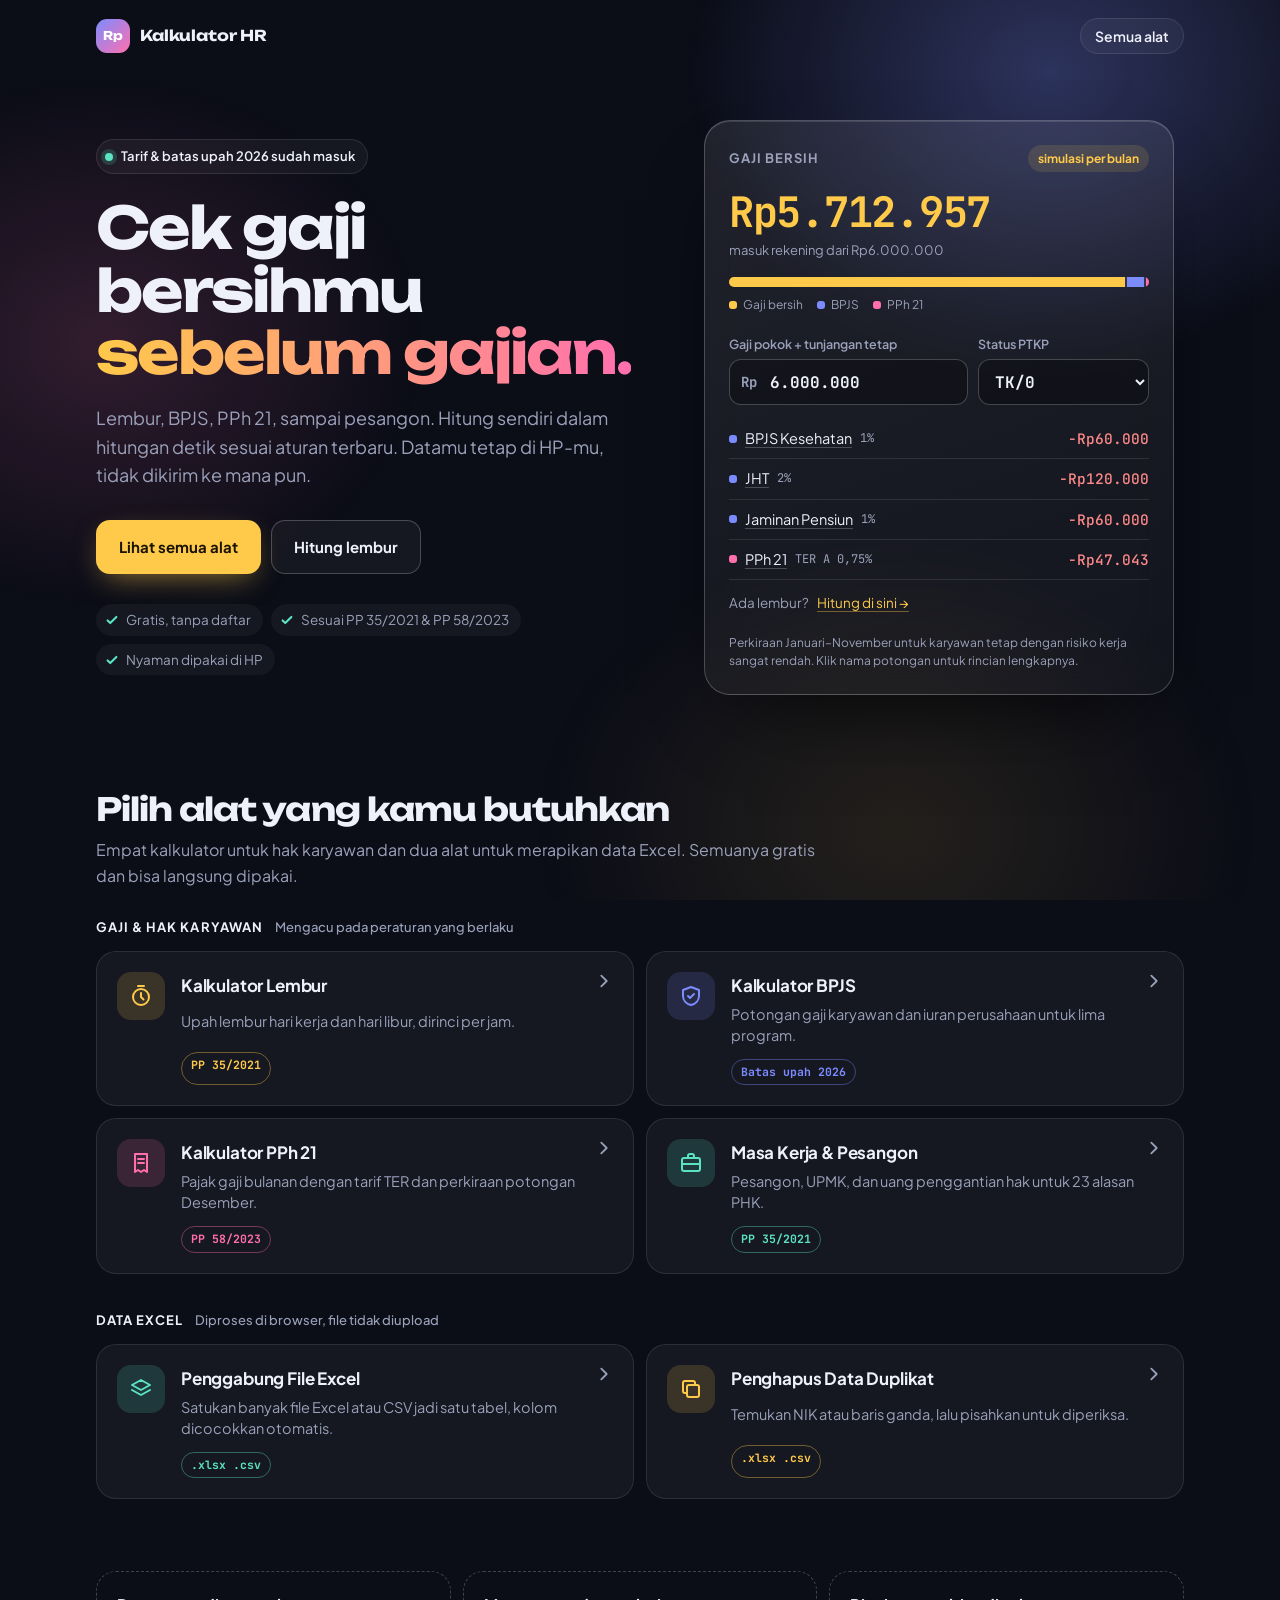
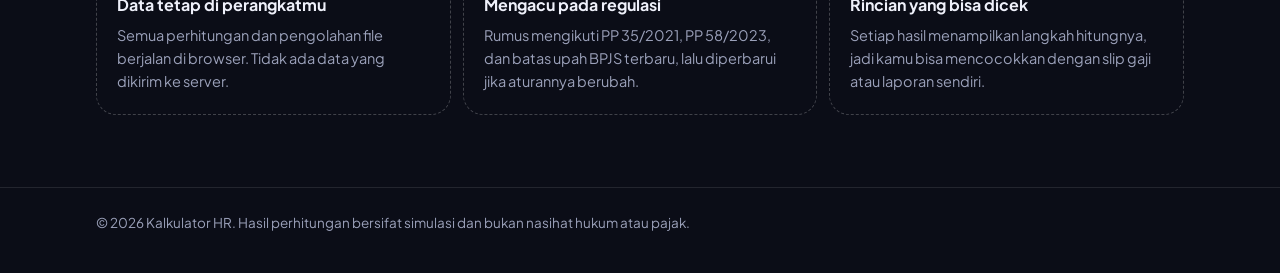
<file: index.html>
<!doctype html>
<html lang="id">
<head>
<meta charset="utf-8">
<meta name="viewport" content="width=device-width, initial-scale=1">
<title>Kalkulator HR – Hitung Gaji Bersih, Lembur, BPJS, PPh 21 & Pesangon Gratis</title>
<meta name="description" content="Kumpulan kalkulator dan tools HR gratis: hitung gaji bersih, lembur sesuai PP 35/2021, iuran BPJS 2026, PPh 21 tarif TER, pesangon, serta gabung dan bersihkan file Excel. Tanpa daftar, langsung pakai.">
<!-- Ganti alamat ini jika nanti pakai domain sendiri -->
<link rel="canonical" href="https://fahrurrozim67-beep.github.io/kalkulator-hr/">
<meta property="og:type" content="website">
<meta property="og:url" content="https://fahrurrozim67-beep.github.io/kalkulator-hr/">
<meta property="og:title" content="Kalkulator HR – Tools Gratis untuk HR Indonesia">
<meta property="og:description" content="Hitung gaji bersih, lembur, BPJS, PPh 21, dan pesangon dengan cepat. Gratis, tanpa daftar.">
<meta name="theme-color" content="#0B0D17">
<link rel="preconnect" href="https://fonts.googleapis.com">
<link rel="preconnect" href="https://fonts.gstatic.com" crossorigin>
<link href="https://fonts.googleapis.com/css2?family=Plus+Jakarta+Sans:wght@400;500;600;700;800&family=Unbounded:wght@600;700&family=JetBrains+Mono:wght@500;700&display=swap" rel="stylesheet">

<!-- ===== TEMPAT KODE GOOGLE ADSENSE (tempel di sini setelah disetujui) ===== -->

<style>
/* Tema gelap: latar tinta, kartu kaca, aksen biru-pink-emas (emas = uang yang masuk rekening) */
:root{
  color-scheme:dark;
  --bg:#0B0D17; --surface:#141828; --glass:rgba(255,255,255,.045); --glass-hi:rgba(255,255,255,.08);
  --ink:#EEF0FA; --muted:#9BA1BA; --line:rgba(255,255,255,.10); --line-hi:rgba(255,255,255,.22);
  --brand:#7C8CFF; --brand-ink:#0B0D17; --pink:#FF6FAE; --gold:#FFC94A; --mint:#5BE3C4; --minus:#FF8A8A;
  --display:"Unbounded","Plus Jakarta Sans",system-ui,sans-serif;
  --mono:"JetBrains Mono",ui-monospace,"Cascadia Mono",monospace;
}
*{box-sizing:border-box}
html{-webkit-text-size-adjust:100%}
body{margin:0;background:var(--bg);color:var(--ink);font-family:"Plus Jakarta Sans",system-ui,-apple-system,"Segoe UI",sans-serif;line-height:1.6;font-size:16px;position:relative;overflow-x:hidden}
body::before{content:"";position:fixed;inset:0;z-index:-1;pointer-events:none;
  background:
    radial-gradient(520px 420px at 82% 8%,rgba(124,140,255,.30),transparent 70%),
    radial-gradient(460px 380px at 8% 38%,rgba(255,111,174,.16),transparent 70%),
    radial-gradient(520px 420px at 70% 92%,rgba(255,201,74,.10),transparent 70%)}
a{color:var(--brand)}
:focus-visible{outline:2px solid var(--gold);outline-offset:3px;border-radius:6px}
.wrap{max-width:1120px;margin:0 auto;padding-left:max(16px,env(safe-area-inset-left,0px));padding-right:max(16px,env(safe-area-inset-right,0px))}

/* Header */
header.top .wrap{display:flex;align-items:center;justify-content:space-between;height:72px}
.logo{display:flex;align-items:center;gap:10px;font-family:var(--display);font-weight:700;text-decoration:none;color:var(--ink);font-size:15px;letter-spacing:-.01em}
.logo-mark{width:34px;height:34px;border-radius:11px;background:linear-gradient(135deg,var(--brand),var(--pink));color:#fff;display:grid;place-items:center;font-size:12px;font-weight:700}
nav.top a{font-size:14px;font-weight:600;color:var(--ink);text-decoration:none;padding:8px 14px;border:1px solid var(--line);border-radius:999px;background:var(--glass)}
nav.top a:hover{border-color:var(--line-hi)}

/* Hero */
.hero{display:grid;grid-template-columns:1fr;gap:40px;padding:24px 0 64px;align-items:center}
@media(min-width:920px){.hero{grid-template-columns:minmax(0,1.05fr) minmax(0,.95fr);gap:56px;padding:48px 0 88px}}
.chip{display:inline-flex;align-items:center;gap:8px;font-size:13px;font-weight:600;color:var(--ink);padding:6px 12px 6px 8px;border:1px solid var(--line);border-radius:999px;background:var(--glass);margin-bottom:22px}
.chip i{width:8px;height:8px;border-radius:50%;background:var(--mint);box-shadow:0 0 0 4px rgba(91,227,196,.18)}
h1{font-family:var(--display);font-size:clamp(32px,5.4vw,58px);line-height:1.08;letter-spacing:-.035em;margin:0 0 20px;font-weight:700;max-width:14ch;text-wrap:balance}
h1 em{font-style:normal;background:linear-gradient(90deg,var(--gold),var(--pink));-webkit-background-clip:text;background-clip:text;color:transparent}
.lead{color:var(--muted);font-size:18px;line-height:1.6;max-width:44ch;margin:0 0 30px}
.cta{display:flex;flex-wrap:wrap;gap:10px}
.btn{font:inherit;font-weight:700;font-size:15px;border-radius:14px;padding:14px 22px;text-decoration:none;display:inline-flex;align-items:center;gap:8px;border:1px solid transparent;transition:transform .15s,box-shadow .15s,border-color .15s}
.btn-primary{background:var(--gold);color:#1B1405;box-shadow:0 10px 30px -10px rgba(255,201,74,.6)}
.btn-primary:hover{transform:translateY(-2px)}
.btn-line{border-color:var(--line-hi);color:var(--ink);background:var(--glass)}
.btn-line:hover{border-color:var(--ink)}
.facts{display:flex;flex-wrap:wrap;gap:8px;margin:30px 0 0;padding:0;list-style:none;font-size:13.5px;color:var(--muted)}
.facts li{display:flex;align-items:center;gap:7px;padding:5px 12px 5px 9px;border-radius:999px;background:var(--glass)}
.facts svg{color:var(--mint);flex:none}

/* Kartu gaji (kaca) */
.wallet{position:relative;max-width:470px;width:100%;justify-self:center;border-radius:26px;padding:24px;
  background:linear-gradient(160deg,rgba(255,255,255,.09),rgba(255,255,255,.03));border:1px solid var(--line-hi);
  -webkit-backdrop-filter:blur(18px);backdrop-filter:blur(18px);
  box-shadow:0 40px 80px -40px rgba(0,0,0,.8),inset 0 1px 0 rgba(255,255,255,.12);
  animation:rise .7s cubic-bezier(.2,.7,.2,1) .1s both}
@keyframes rise{from{opacity:.0;transform:translateY(14px)}to{opacity:1;transform:none}}
@media (prefers-reduced-motion:reduce){.wallet{animation:none}}
.w-head{display:flex;justify-content:space-between;align-items:center;gap:10px;margin-bottom:18px}
.w-head b{font-size:13px;font-weight:700;letter-spacing:.08em;text-transform:uppercase;color:var(--muted)}
.w-head span{font-size:12px;font-weight:700;color:var(--gold);background:rgba(255,201,74,.12);padding:4px 10px;border-radius:999px}
.w-total{font-family:var(--mono);font-weight:700;font-size:clamp(30px,6.4vw,42px);letter-spacing:-.03em;line-height:1.05;color:var(--gold);font-variant-numeric:tabular-nums;overflow-wrap:anywhere}
.w-sub{font-size:13px;color:var(--muted);margin:6px 0 16px}
.bar{display:flex;height:10px;border-radius:999px;overflow:hidden;background:var(--glass-hi);gap:2px}
.bar i{display:block;height:100%;transition:width .3s}
.bar .b-thp{background:var(--gold)}.bar .b-bpjs{background:var(--brand)}.bar .b-pph{background:var(--pink)}
.legend{display:flex;flex-wrap:wrap;gap:4px 14px;font-size:12px;color:var(--muted);margin:8px 0 20px}
.legend span{display:flex;align-items:center;gap:6px}
.legend i{width:8px;height:8px;border-radius:3px}
.w-inputs{display:grid;grid-template-columns:1.4fr 1fr;gap:10px;margin-bottom:14px}
.wallet label{display:block;font-size:12.5px;font-weight:600;color:var(--muted);margin-bottom:5px}
.wallet input,.wallet select{width:100%;font-family:var(--mono);font-size:16px;font-weight:700;color:var(--ink);background:rgba(0,0,0,.28);border:1px solid var(--line-hi);border-radius:12px;padding:10px 12px;outline:none;min-height:46px}
.wallet select option{background:var(--surface)}
.wallet input:focus,.wallet select:focus{border-color:var(--gold);box-shadow:0 0 0 3px rgba(255,201,74,.18)}
.money{position:relative}
.money::before{content:"Rp";position:absolute;left:12px;top:50%;transform:translateY(-50%);font-family:var(--mono);font-weight:700;color:var(--muted);font-size:14px}
.money input{padding-left:40px}
.lines{font-size:14.5px}
.line{display:flex;justify-content:space-between;align-items:center;gap:12px;padding:8px 0;border-bottom:1px solid var(--line)}
.line > span:first-child{display:flex;align-items:center;gap:8px;flex-wrap:wrap}
.line .dot{width:8px;height:8px;border-radius:3px;flex:none}
.line a{color:inherit;text-decoration:underline;text-decoration-color:var(--line-hi);text-underline-offset:3px}
.line a:hover{text-decoration-color:var(--ink)}
.line small{color:var(--muted);font-size:12px;font-family:var(--mono)}
.line .v{white-space:nowrap;font-family:var(--mono);font-weight:500;font-variant-numeric:tabular-nums}
.line.minus .v{color:var(--minus)}
.line.extra{color:var(--muted);border-bottom:0;font-size:13.5px;padding-top:12px}
.line.extra a{color:var(--gold);text-decoration-color:rgba(255,201,74,.4)}
.w-note{font-size:12px;color:var(--muted);margin:12px 0 0;line-height:1.5}
@media(max-width:420px){.wallet{padding:20px 18px}.w-inputs{grid-template-columns:1fr}.lines{font-size:14px}}

/* Daftar alat */
.section-h{font-family:var(--display);font-size:clamp(22px,3.2vw,32px);letter-spacing:-.03em;line-height:1.15;margin:0 0 10px;font-weight:700;text-wrap:balance}
.section-p{color:var(--muted);margin:0 0 28px;max-width:60ch}
.index{padding:8px 0 72px}
.group + .group{margin-top:36px}
.group h3{display:flex;align-items:baseline;flex-wrap:wrap;gap:4px 12px;margin:0 0 14px;font-size:13px;font-weight:700;letter-spacing:.08em;text-transform:uppercase}
.group h3 small{color:var(--muted);font-weight:500;font-size:13px;letter-spacing:0;text-transform:none}
.tools{list-style:none;margin:0;padding:0;display:grid;grid-template-columns:1fr;gap:12px}
@media(min-width:640px){.tools{grid-template-columns:repeat(2,minmax(0,1fr))}}
.tool{height:100%;display:grid;grid-template-columns:48px minmax(0,1fr);gap:4px 16px;padding:20px;border-radius:20px;text-decoration:none;color:var(--ink);
  background:var(--glass);border:1px solid var(--line);transition:transform .18s,border-color .18s,background .18s}
.tool:hover{transform:translateY(-3px);border-color:var(--line-hi);background:var(--glass-hi)}
.ico{grid-row:1/4;width:48px;height:48px;border-radius:14px;display:grid;place-items:center;background:color-mix(in srgb,var(--c) 16%,transparent);color:var(--c)}
.tool b{font-size:17px;letter-spacing:-.01em;display:flex;justify-content:space-between;gap:10px}
.tool b svg{color:var(--muted);flex:none;transition:transform .18s,color .18s}
.tool:hover b svg{transform:translateX(3px);color:var(--ink)}
.tool .d{color:var(--muted);font-size:14.5px;line-height:1.5}
.tool .tag{justify-self:start;margin-top:8px;font-family:var(--mono);font-size:11.5px;font-weight:700;color:var(--c);border:1px solid color-mix(in srgb,var(--c) 40%,transparent);padding:3px 9px;border-radius:999px;white-space:nowrap}

/* Jaminan */
.assure{display:grid;grid-template-columns:1fr;gap:12px;padding:0 0 72px}
@media(min-width:760px){.assure{grid-template-columns:repeat(3,1fr)}}
.assure div{padding:20px;border-radius:20px;border:1px dashed var(--line-hi)}
.assure h3{font-size:16px;margin:0 0 6px}
.assure p{margin:0;color:var(--muted);font-size:14.5px}

.donate{background:rgba(255,201,74,.10);border:1px solid rgba(255,201,74,.3);color:var(--ink);border-radius:16px;padding:16px 18px;font-size:15px;margin-bottom:48px}
.donate a{font-weight:700;color:var(--gold)}
footer{border-top:1px solid var(--line);padding:24px 0 40px;color:var(--muted);font-size:13.5px}
</style>
  <script data-goatcounter="https://kalkulator-hr.goatcounter.com/count" async src="assets/count.js"></script>
</head>
<body>

<header class="top">
  <div class="wrap">
    <a class="logo" href="./" aria-label="Kalkulator HR, beranda"><span class="logo-mark">Rp</span>Kalkulator HR</a>
    <nav class="top"><a href="#alat">Semua alat</a></nav>
  </div>
</header>

<main class="wrap">
  <section class="hero">
    <div>
      <span class="chip"><i></i>Tarif & batas upah 2026 sudah masuk</span>
      <h1>Cek gaji bersihmu <em>sebelum gajian.</em></h1>
      <p class="lead">Lembur, BPJS, PPh 21, sampai pesangon. Hitung sendiri dalam hitungan detik sesuai aturan terbaru. Datamu tetap di HP-mu, tidak dikirim ke mana pun.</p>
      <div class="cta">
        <a class="btn btn-primary" href="#alat">Lihat semua alat</a>
        <a class="btn btn-line" href="kalkulator-lembur/">Hitung lembur</a>
      </div>
      <ul class="facts">
        <li><svg width="14" height="14" viewBox="0 0 16 16" aria-hidden="true"><path d="M3 8.5l3 3 7-7" fill="none" stroke="currentColor" stroke-width="2.4" stroke-linecap="round" stroke-linejoin="round"/></svg>Gratis, tanpa daftar</li>
        <li><svg width="14" height="14" viewBox="0 0 16 16" aria-hidden="true"><path d="M3 8.5l3 3 7-7" fill="none" stroke="currentColor" stroke-width="2.4" stroke-linecap="round" stroke-linejoin="round"/></svg>Sesuai PP 35/2021 & PP 58/2023</li>
        <li><svg width="14" height="14" viewBox="0 0 16 16" aria-hidden="true"><path d="M3 8.5l3 3 7-7" fill="none" stroke="currentColor" stroke-width="2.4" stroke-linecap="round" stroke-linejoin="round"/></svg>Nyaman dipakai di HP</li>
      </ul>
    </div>

    <section class="wallet" aria-label="Simulasi gaji bersih">
      <div class="w-head"><b>Gaji bersih</b><span>simulasi per bulan</span></div>
      <div class="w-total" id="vThp" aria-live="polite"></div>
      <div class="w-sub">masuk rekening dari <span id="vGaji"></span></div>
      <div class="bar" aria-hidden="true"><i class="b-thp" id="bThp"></i><i class="b-bpjs" id="bBpjs"></i><i class="b-pph" id="bPph"></i></div>
      <div class="legend" aria-hidden="true"><span><i style="background:var(--gold)"></i>Gaji bersih</span><span><i style="background:var(--brand)"></i>BPJS</span><span><i style="background:var(--pink)"></i>PPh 21</span></div>
      <div class="w-inputs">
        <div>
          <label for="gaji">Gaji pokok + tunjangan tetap</label>
          <div class="money"><input type="text" id="gaji" inputmode="numeric" value="6.000.000" autocomplete="off"></div>
        </div>
        <div>
          <label for="status">Status PTKP</label>
          <select id="status">
            <option>TK/0</option><option>TK/1</option><option>TK/2</option><option>TK/3</option>
            <option>K/0</option><option>K/1</option><option>K/2</option><option>K/3</option>
          </select>
        </div>
      </div>
      <div class="lines">
        <div class="line minus"><span><i class="dot" style="background:var(--brand)"></i><a href="kalkulator-bpjs/">BPJS Kesehatan</a> <small>1%</small></span><span class="v" id="vKes"></span></div>
        <div class="line minus"><span><i class="dot" style="background:var(--brand)"></i><a href="kalkulator-bpjs/">JHT</a> <small>2%</small></span><span class="v" id="vJht"></span></div>
        <div class="line minus"><span><i class="dot" style="background:var(--brand)"></i><a href="kalkulator-bpjs/">Jaminan Pensiun</a> <small>1%</small></span><span class="v" id="vJp"></span></div>
        <div class="line minus"><span><i class="dot" style="background:var(--pink)"></i><a href="kalkulator-pph21/">PPh 21</a> <small id="vTer"></small></span><span class="v" id="vPph"></span></div>
        <div class="line extra"><span>Ada lembur? <a href="kalkulator-lembur/">Hitung di sini →</a></span><span></span></div>
      </div>
      <p class="w-note">Perkiraan Januari–November untuk karyawan tetap dengan risiko kerja sangat rendah. Klik nama potongan untuk rincian lengkapnya.</p>
    </section>
  </section>

  <section class="index" id="alat">
    <h2 class="section-h">Pilih alat yang kamu butuhkan</h2>
    <p class="section-p">Empat kalkulator untuk hak karyawan dan dua alat untuk merapikan data Excel. Semuanya gratis dan bisa langsung dipakai.</p>

    <div class="group" id="hak">
      <h3>Gaji & hak karyawan<small>Mengacu pada peraturan yang berlaku</small></h3>
      <ul class="tools">
        <li><a class="tool" href="kalkulator-lembur/" style="--c:var(--gold)"><span class="ico"><svg width="24" height="24" viewBox="0 0 24 24" aria-hidden="true" fill="none" stroke="currentColor" stroke-width="2" stroke-linecap="round" stroke-linejoin="round"><circle cx="12" cy="13" r="8"/><path d="M12 9v4l2.5 2.5M9 2h6"/></svg></span><b>Kalkulator Lembur<svg width="18" height="18" viewBox="0 0 20 20" aria-hidden="true"><path d="M7 4l6 6-6 6" fill="none" stroke="currentColor" stroke-width="2" stroke-linecap="round" stroke-linejoin="round"/></svg></b><span class="d">Upah lembur hari kerja dan hari libur, dirinci per jam.</span><span class="tag">PP 35/2021</span></a></li>
        <li><a class="tool" href="kalkulator-bpjs/" style="--c:var(--brand)"><span class="ico"><svg width="24" height="24" viewBox="0 0 24 24" aria-hidden="true" fill="none" stroke="currentColor" stroke-width="2" stroke-linecap="round" stroke-linejoin="round"><path d="M12 3l8 3v6c0 4.5-3.4 8-8 9-4.6-1-8-4.5-8-9V6z"/><path d="M9 12l2 2 4-4"/></svg></span><b>Kalkulator BPJS<svg width="18" height="18" viewBox="0 0 20 20" aria-hidden="true"><path d="M7 4l6 6-6 6" fill="none" stroke="currentColor" stroke-width="2" stroke-linecap="round" stroke-linejoin="round"/></svg></b><span class="d">Potongan gaji karyawan dan iuran perusahaan untuk lima program.</span><span class="tag">Batas upah 2026</span></a></li>
        <li><a class="tool" href="kalkulator-pph21/" style="--c:var(--pink)"><span class="ico"><svg width="24" height="24" viewBox="0 0 24 24" aria-hidden="true" fill="none" stroke="currentColor" stroke-width="2" stroke-linecap="round" stroke-linejoin="round"><path d="M6 3h12v18l-3-2-3 2-3-2-3 2z"/><path d="M9 8h6M9 12h6"/></svg></span><b>Kalkulator PPh 21<svg width="18" height="18" viewBox="0 0 20 20" aria-hidden="true"><path d="M7 4l6 6-6 6" fill="none" stroke="currentColor" stroke-width="2" stroke-linecap="round" stroke-linejoin="round"/></svg></b><span class="d">Pajak gaji bulanan dengan tarif TER dan perkiraan potongan Desember.</span><span class="tag">PP 58/2023</span></a></li>
        <li><a class="tool" href="kalkulator-pesangon/" style="--c:var(--mint)"><span class="ico"><svg width="24" height="24" viewBox="0 0 24 24" aria-hidden="true" fill="none" stroke="currentColor" stroke-width="2" stroke-linecap="round" stroke-linejoin="round"><rect x="3" y="7" width="18" height="13" rx="2"/><path d="M9 7V5a2 2 0 012-2h2a2 2 0 012 2v2M3 13h18"/></svg></span><b>Masa Kerja & Pesangon<svg width="18" height="18" viewBox="0 0 20 20" aria-hidden="true"><path d="M7 4l6 6-6 6" fill="none" stroke="currentColor" stroke-width="2" stroke-linecap="round" stroke-linejoin="round"/></svg></b><span class="d">Pesangon, UPMK, dan uang penggantian hak untuk 23 alasan PHK.</span><span class="tag">PP 35/2021</span></a></li>
      </ul>
    </div>

    <div class="group" id="excel">
      <h3>Data Excel<small>Diproses di browser, file tidak diupload</small></h3>
      <ul class="tools">
        <li><a class="tool" href="penggabung-excel/" style="--c:var(--mint)"><span class="ico"><svg width="24" height="24" viewBox="0 0 24 24" aria-hidden="true" fill="none" stroke="currentColor" stroke-width="2" stroke-linecap="round" stroke-linejoin="round"><path d="M12 3l9 5-9 5-9-5z"/><path d="M3 13l9 5 9-5"/></svg></span><b>Penggabung File Excel<svg width="18" height="18" viewBox="0 0 20 20" aria-hidden="true"><path d="M7 4l6 6-6 6" fill="none" stroke="currentColor" stroke-width="2" stroke-linecap="round" stroke-linejoin="round"/></svg></b><span class="d">Satukan banyak file Excel atau CSV jadi satu tabel, kolom dicocokkan otomatis.</span><span class="tag">.xlsx .csv</span></a></li>
        <li><a class="tool" href="penghapus-duplikat/" style="--c:var(--gold)"><span class="ico"><svg width="24" height="24" viewBox="0 0 24 24" aria-hidden="true" fill="none" stroke="currentColor" stroke-width="2" stroke-linecap="round" stroke-linejoin="round"><rect x="8" y="8" width="12" height="12" rx="2"/><path d="M16 8V6a2 2 0 00-2-2H6a2 2 0 00-2 2v8a2 2 0 002 2h2"/></svg></span><b>Penghapus Data Duplikat<svg width="18" height="18" viewBox="0 0 20 20" aria-hidden="true"><path d="M7 4l6 6-6 6" fill="none" stroke="currentColor" stroke-width="2" stroke-linecap="round" stroke-linejoin="round"/></svg></b><span class="d">Temukan NIK atau baris ganda, lalu pisahkan untuk diperiksa.</span><span class="tag">.xlsx .csv</span></a></li>
      </ul>
    </div>
  </section>

  <section class="assure" aria-label="Kenapa memakai Kalkulator HR">
    <div><h3>Data tetap di perangkatmu</h3><p>Semua perhitungan dan pengolahan file berjalan di browser. Tidak ada data yang dikirim ke server.</p></div>
    <div><h3>Mengacu pada regulasi</h3><p>Rumus mengikuti PP 35/2021, PP 58/2023, dan batas upah BPJS terbaru, lalu diperbarui jika aturannya berubah.</p></div>
    <div><h3>Rincian yang bisa dicek</h3><p>Setiap hasil menampilkan langkah hitungnya, jadi kamu bisa mencocokkan dengan slip gaji atau laporan sendiri.</p></div>
  </section>

  <!-- Kotak donasi disembunyikan: hapus atribut "hidden" setelah link Saweria/Trakteer siap -->
  <div class="donate" hidden>
    ☕ Tools ini bermanfaat? Dukung pengembangannya lewat <!-- GANTI link di bawah dengan link Saweria/Trakteer kamu --><a href="#" target="_blank" rel="noopener">traktir kopi</a> agar semua tools tetap gratis.
  </div>
</main>

<footer>
  <div class="wrap">© <span id="yr"></span> Kalkulator HR. Hasil perhitungan bersifat simulasi dan bukan nasihat hukum atau pajak.</div>
</footer>

<script>
/* Simulasi slip gaji: BPJS 2026 & PPh 21 TER (PP 58/2023) */
const TER = {
  A: [[5400000,0],[5650000,.0025],[5950000,.005],[6300000,.0075],[6750000,.01],[7500000,.0125],[8550000,.015],[9650000,.0175],[10050000,.02],[10350000,.0225],[10700000,.025],[11050000,.03],[11600000,.035],[12500000,.04],[13750000,.05],[15100000,.06],[16950000,.07],[19750000,.08],[24150000,.09],[26450000,.10],[28000000,.11],[30050000,.12],[32400000,.13],[35400000,.14],[39100000,.15],[43850000,.16],[47800000,.17],[51400000,.18],[56300000,.19],[62200000,.20],[68600000,.21],[77500000,.22],[89000000,.23],[103000000,.24],[125000000,.25],[157000000,.26],[206000000,.27],[337000000,.28],[454000000,.29],[550000000,.30],[695000000,.31],[910000000,.32],[1400000000,.33],[Infinity,.34]],
  B: [[6200000,0],[6500000,.0025],[6850000,.005],[7300000,.0075],[9200000,.01],[10750000,.015],[11250000,.02],[11600000,.025],[12600000,.03],[13600000,.04],[14950000,.05],[16400000,.06],[18450000,.07],[21850000,.08],[26000000,.09],[27700000,.10],[29350000,.11],[31450000,.12],[33950000,.13],[37100000,.14],[41100000,.15],[45800000,.16],[49500000,.17],[53800000,.18],[58500000,.19],[64000000,.20],[71000000,.21],[80000000,.22],[93000000,.23],[109000000,.24],[129000000,.25],[163000000,.26],[211000000,.27],[374000000,.28],[459000000,.29],[555000000,.30],[704000000,.31],[957000000,.32],[1405000000,.33],[Infinity,.34]],
  C: [[6600000,0],[6950000,.0025],[7350000,.005],[7800000,.0075],[8850000,.01],[9800000,.0125],[10950000,.015],[11200000,.0175],[12050000,.02],[12950000,.03],[14150000,.04],[15550000,.05],[17050000,.06],[19500000,.07],[22700000,.08],[26600000,.09],[28100000,.10],[30100000,.11],[32600000,.12],[35400000,.13],[38900000,.14],[43000000,.15],[47400000,.16],[51200000,.17],[55800000,.18],[60400000,.19],[66700000,.20],[74500000,.21],[83200000,.22],[95600000,.23],[110000000,.24],[134000000,.25],[169000000,.26],[221000000,.27],[390000000,.28],[463000000,.29],[561000000,.30],[709000000,.31],[965000000,.32],[1419000000,.33],[Infinity,.34]]
};
const KAT = { 'TK/0':'A', 'TK/1':'A', 'K/0':'A', 'TK/2':'B', 'TK/3':'B', 'K/1':'B', 'K/2':'B', 'K/3':'C' };
const tarifTER = (k, b) => { for (const [atas, t] of TER[k]) if (b <= atas) return t; return .34; };
function hitungSlip(g, status){
  const kes = Math.min(g, 12e6) * .01, jht = g * .02, jp = Math.min(g, 11086300) * .01;
  const bruto = g + Math.min(g, 12e6) * .04 + g * .0024 + g * .003;   // premi BPJS Kesehatan, JKK, JKM dari perusahaan
  const kat = KAT[status], t = tarifTER(kat, bruto), pph = Math.floor(bruto * t);
  return { kes, jht, jp, pph, kat, t, thp:g - kes - jht - jp - pph };
}
const $ = s => document.querySelector(s);
const rp = n => 'Rp' + Math.round(n).toLocaleString('id-ID');
const pct = x => (x * 100).toLocaleString('id-ID', { maximumFractionDigits:2 }) + '%';
function render(){
  const g = Number($('#gaji').value.replace(/\D/g, '')) || 0;
  const h = hitungSlip(g, $('#status').value);
  $('#vGaji').textContent = rp(g);
  $('#vKes').textContent = '−' + rp(h.kes);
  $('#vJht').textContent = '−' + rp(h.jht);
  $('#vJp').textContent = '−' + rp(h.jp);
  $('#vPph').textContent = '−' + rp(h.pph);
  $('#vTer').textContent = `TER ${h.kat} ${pct(h.t)}`;
  $('#vThp').textContent = rp(h.thp);
  const w = n => g ? (n / g * 100) + '%' : '0%';
  $('#bThp').style.width = g ? w(h.thp) : '100%';
  $('#bBpjs').style.width = w(h.kes + h.jht + h.jp);
  $('#bPph').style.width = w(h.pph);
}
$('#gaji').addEventListener('input', e => { const v = Number(e.target.value.replace(/\D/g, '')) || 0; e.target.value = v ? v.toLocaleString('id-ID') : ''; render(); });
$('#status').addEventListener('change', render);
$('#yr').textContent = new Date().getFullYear();
render();
</script>
</body>
</html>
</file>
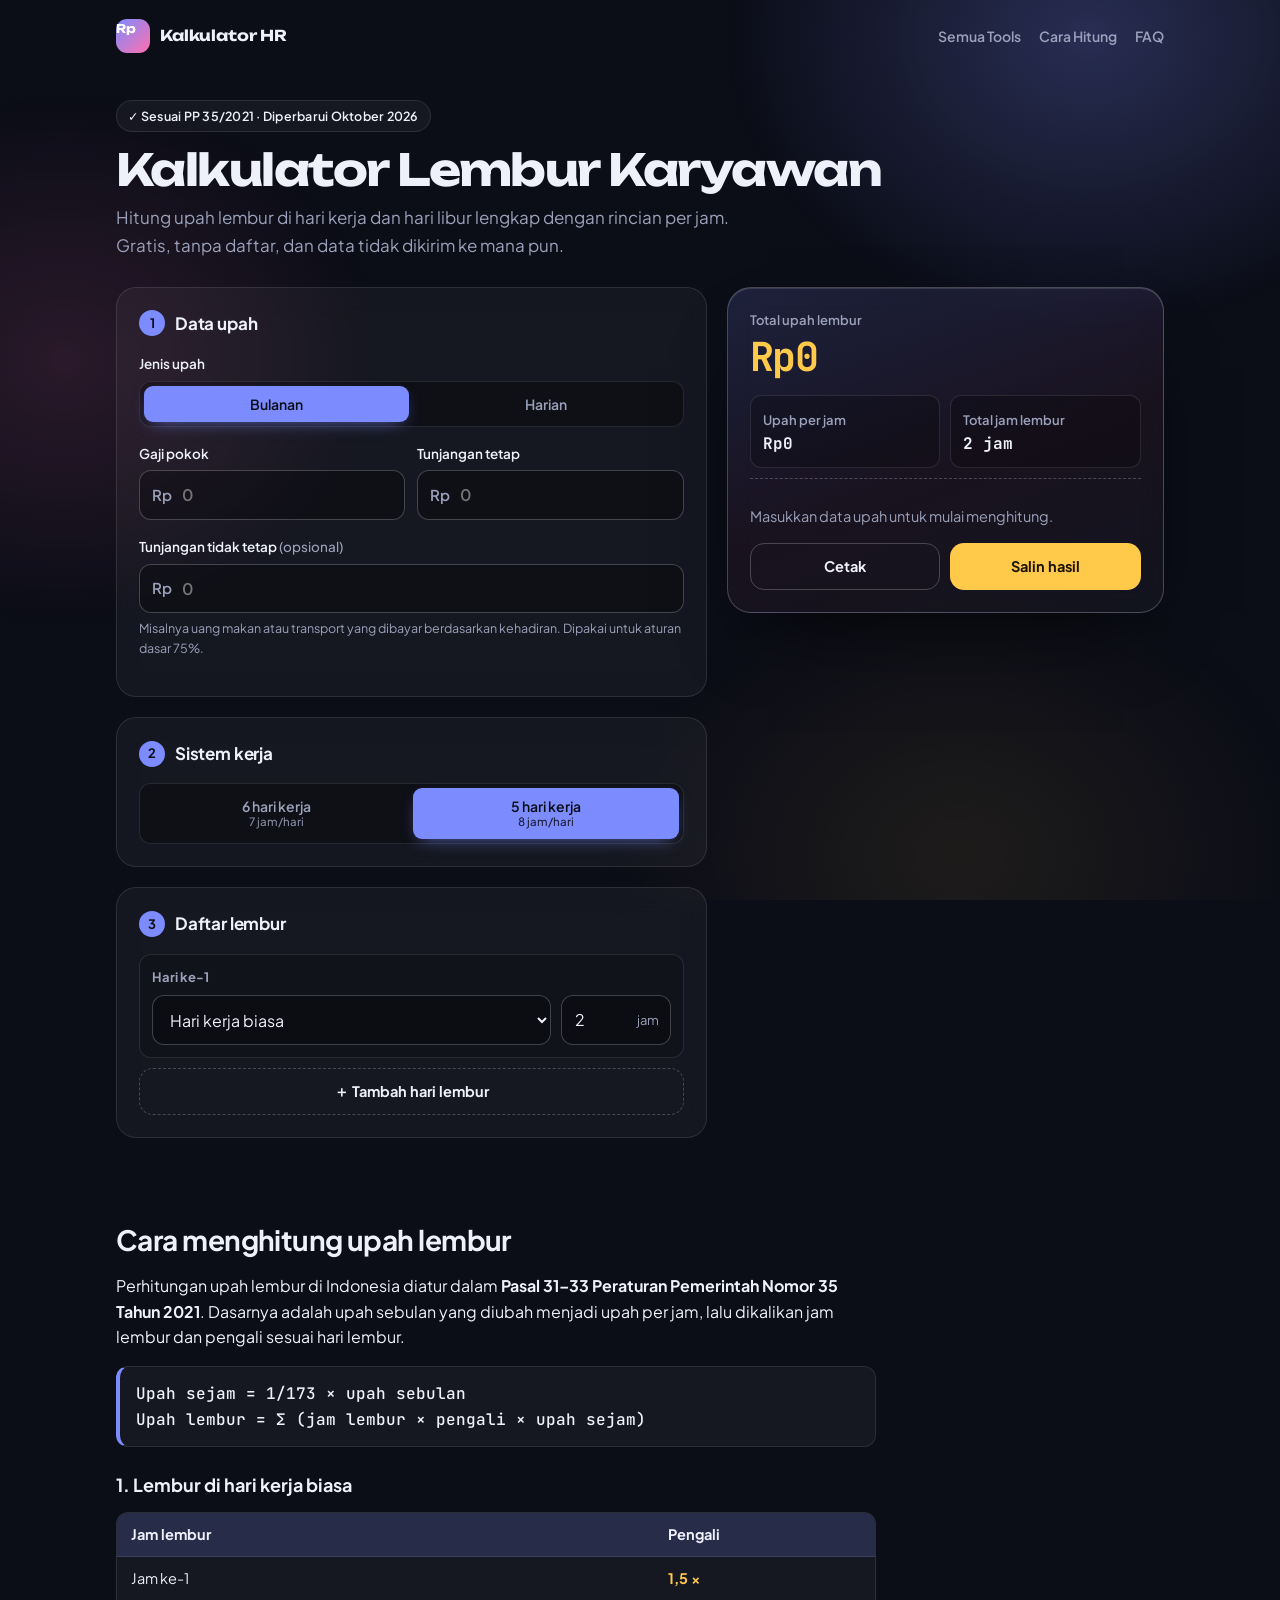
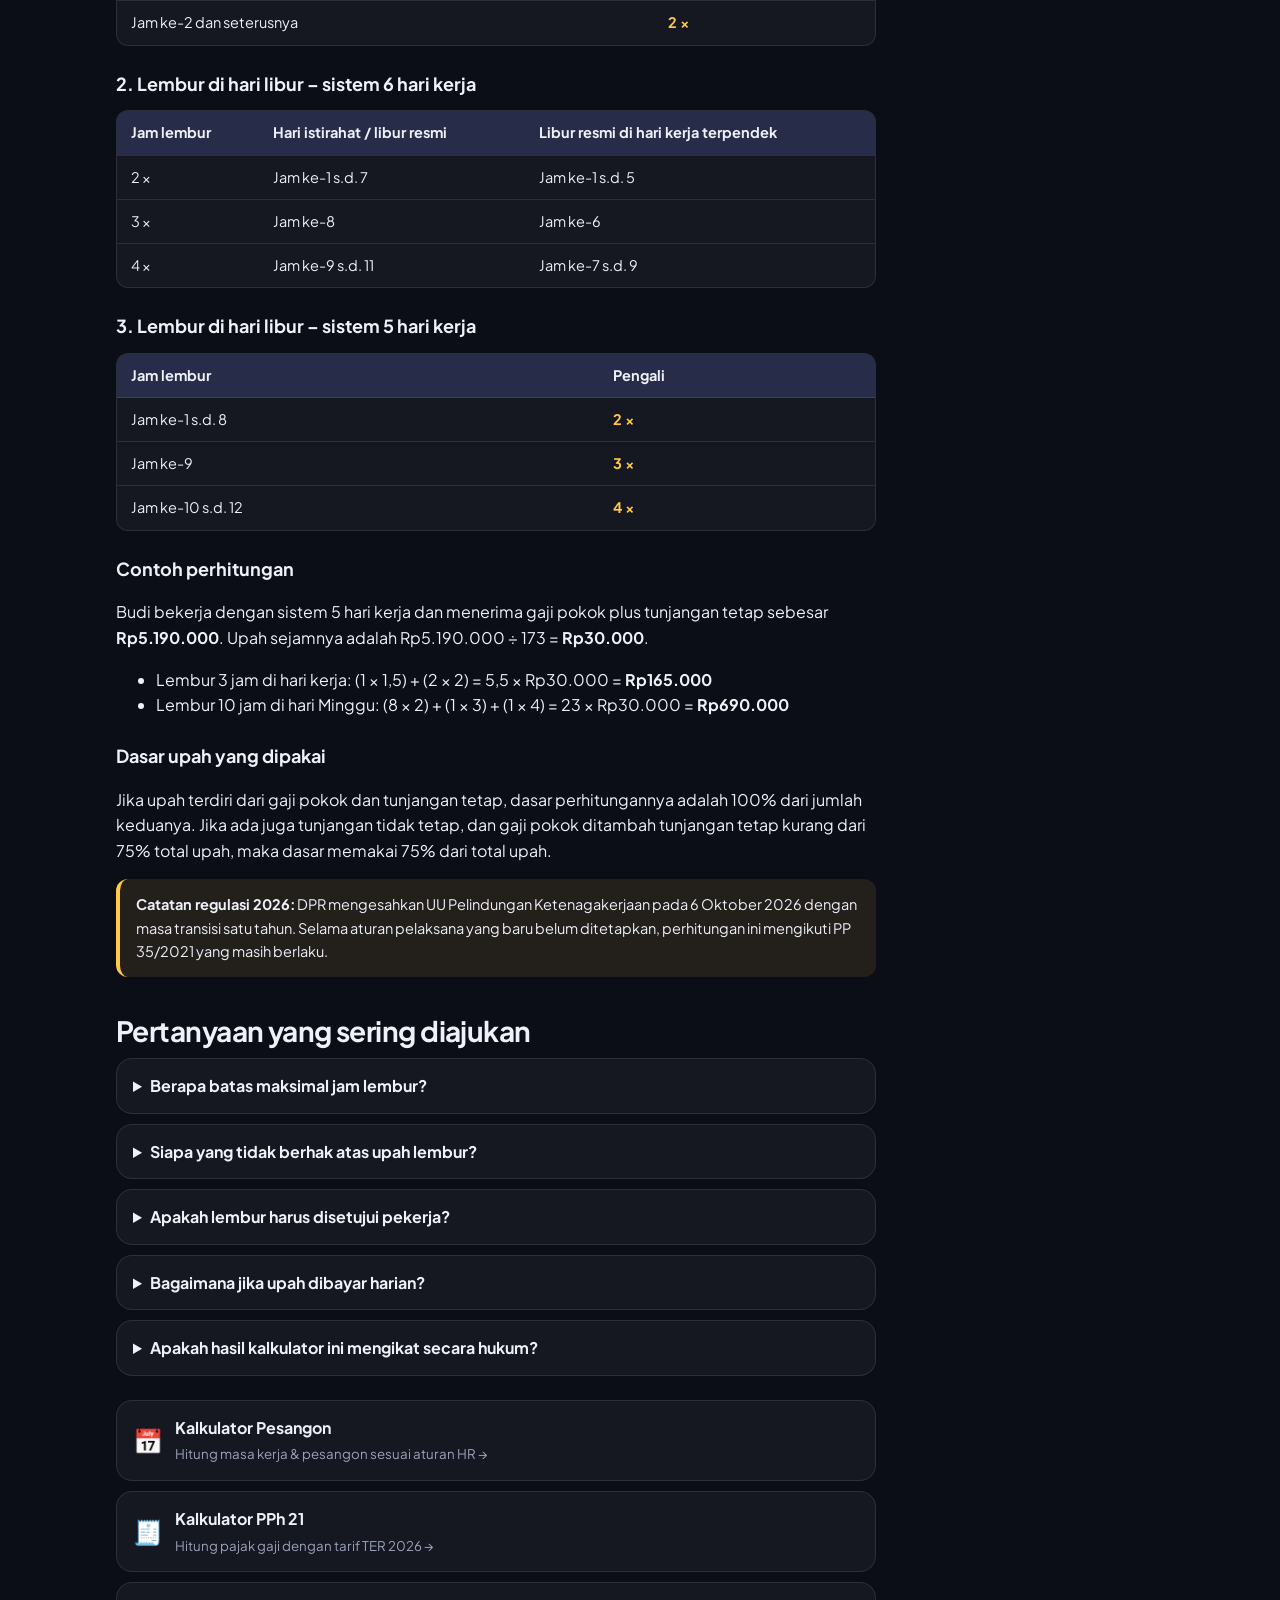
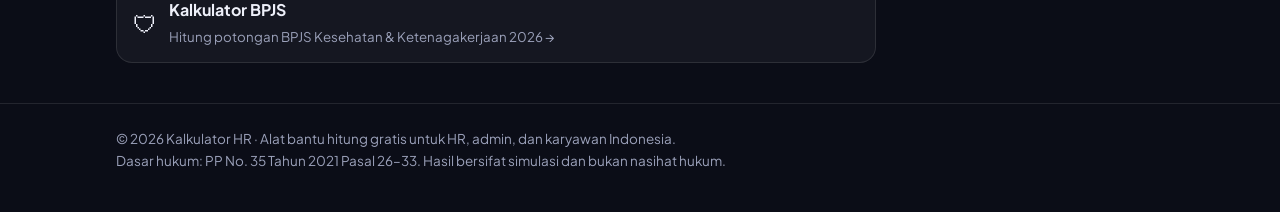
<file: kalkulator-lembur/index.html>
<!doctype html>
<html lang="id">
<head>
<meta charset="utf-8">
<meta name="viewport" content="width=device-width, initial-scale=1">
<title>Kalkulator Lembur 2026 – Hitung Upah Lembur Sesuai PP 35/2021</title>
<meta name="description" content="Kalkulator lembur gratis untuk menghitung upah lembur karyawan di hari kerja dan hari libur sesuai PP 35/2021. Mendukung sistem 5 & 6 hari kerja, upah bulanan maupun harian.">
<meta name="keywords" content="kalkulator lembur, hitung lembur, upah lembur, rumus lembur, lembur hari libur, PP 35 2021, 1/173">
<link rel="canonical" href="https://fahrurrozim67-beep.github.io/kalkulator-hr/kalkulator-lembur/">
<meta property="og:type" content="website">
<meta property="og:url" content="https://fahrurrozim67-beep.github.io/kalkulator-hr/kalkulator-lembur/">
<meta property="og:title" content="Kalkulator Lembur 2026 – Sesuai PP 35/2021">
<meta property="og:description" content="Hitung upah lembur hari kerja & hari libur dengan rincian per jam. Gratis, tanpa daftar.">
<meta name="theme-color" content="#0B0D17">
<link rel="icon" type="image/svg+xml" href="../assets/favicon.svg">
<link rel="apple-touch-icon" href="../assets/favicon.svg">
<link rel="preconnect" href="https://fonts.googleapis.com">
<link rel="preconnect" href="https://fonts.gstatic.com" crossorigin>
<link href="https://fonts.googleapis.com/css2?family=Plus+Jakarta+Sans:wght@400;500;600;700;800&display=swap" rel="stylesheet">
<style>
:root{--bg:#f5f4ee; --surface:#ffffff; --ink:#15211d; --muted:#5d6a65; --line:#e3e1d7;--brand:#0f6e56; --brand-ink:#ffffff; --brand-soft:#e6f2ec; --accent:#e8932c; --accent-soft:#fdf1e2;--warn:#b4371f; --warn-soft:#fbe9e4; --radius:16px;--shadow:0 1px 2px rgba(20,33,29,.05),0 8px 24px rgba(20,33,29,.06)}
@media (prefers-color-scheme:dark){:root{--bg:#0f1513; --surface:#17201d; --ink:#e8efec; --muted:#9aa8a2; --line:#27332f;--brand:#3fb68f; --brand-ink:#08130f; --brand-soft:#16302a; --accent:#f0a64a; --accent-soft:#33261a;--warn:#ff8a70; --warn-soft:#3a1f19; --shadow:none}}
*{box-sizing:border-box}html{-webkit-text-size-adjust:100%}body{margin:0;background:var(--bg);color:var(--ink);font-family:"Plus Jakarta Sans",system-ui,-apple-system,"Segoe UI",sans-serif;line-height:1.6;font-size:16px}a{color:var(--brand)}.wrap{max-width:1080px;margin:0 auto;padding:0 16px}header.top{border-bottom:1px solid var(--line);background:var(--surface)}header.top .wrap{display:flex;align-items:center;justify-content:space-between;height:60px}.logo{display:flex;align-items:center;gap:10px;font-weight:800;text-decoration:none;color:var(--ink);letter-spacing:-.02em}.logo-mark{width:34px;height:34px;border-radius:11px;display:block;object-fit:cover;flex:none}nav.top a{font-size:14px;font-weight:600;color:var(--muted);text-decoration:none;margin-left:18px}nav.top a:hover{color:var(--ink)}@media(max-width:480px){nav.top a{margin-left:12px;font-size:13px}nav.top a[href="#faq"]{display:none}}
.hero{padding:40px 0 24px}.badge{display:inline-flex;align-items:center;gap:6px;background:var(--brand-soft);color:var(--brand);font-weight:700;font-size:12.5px;padding:5px 11px;border-radius:999px;letter-spacing:.02em}h1{font-size:clamp(28px,5vw,42px);line-height:1.15;letter-spacing:-.03em;margin:14px 0 10px;font-weight:800}.lead{color:var(--muted);font-size:17px;max-width:640px;margin:0}.grid{display:grid;grid-template-columns:1fr;gap:20px;padding-bottom:40px}@media(min-width:900px){.grid{grid-template-columns:minmax(0,1.35fr) minmax(0,1fr);align-items:start}.sticky{position:sticky;top:16px}}.card{background:var(--surface);border:1px solid var(--line);border-radius:var(--radius);padding:22px;box-shadow:var(--shadow)}.card + .card{margin-top:20px}.step{display:flex;align-items:center;gap:10px;margin:0 0 16px;font-size:17px;font-weight:700;letter-spacing:-.01em}.step span{width:26px;height:26px;border-radius:50%;background:var(--ink);color:var(--surface);display:grid;place-items:center;font-size:13px;flex:none}label.lbl{display:block;font-size:13.5px;font-weight:600;margin:0 0 6px}.hint{font-size:12.5px;color:var(--muted);margin-top:5px}.field{margin-bottom:16px}.money{position:relative}.money::before{content:"Rp";position:absolute;left:13px;top:50%;transform:translateY(-50%);color:var(--muted);font-weight:600;font-size:15px}input[type=text],input[type=number],select{width:100%;font:inherit;font-size:16px;color:var(--ink);background:var(--bg);border:1.5px solid var(--line);border-radius:11px;padding:11px 13px;outline:none}.money input{padding-left:42px;font-weight:600}input:focus,select:focus{border-color:var(--brand);background:var(--surface)}.row2{display:grid;grid-template-columns:1fr 1fr;gap:12px}@media(max-width:520px){.row2{grid-template-columns:1fr}}.seg{display:grid;grid-template-columns:1fr 1fr;background:var(--bg);border:1.5px solid var(--line);border-radius:12px;padding:4px;gap:4px}.seg button{font:inherit;font-size:14px;font-weight:600;border:0;background:transparent;color:var(--muted);padding:9px 8px;border-radius:9px;cursor:pointer;line-height:1.3}.seg button small{display:block;font-weight:500;font-size:11.5px;opacity:.85}.seg button[aria-pressed=true]{background:var(--surface);color:var(--ink);box-shadow:0 1px 3px rgba(0,0,0,.12)}.ot{border:1.5px solid var(--line);border-radius:12px;padding:12px;margin-bottom:10px;background:var(--bg)}.ot-head{display:flex;align-items:center;justify-content:space-between;margin-bottom:8px;font-size:13px;font-weight:700;color:var(--muted)}.ot-grid{display:grid;grid-template-columns:minmax(0,1fr) 110px;gap:10px}@media(max-width:480px){.ot-grid{grid-template-columns:1fr}}.ot select,.ot input{background:var(--surface)}.jam-wrap{position:relative}.jam-wrap::after{content:"jam";position:absolute;right:12px;top:50%;transform:translateY(-50%);color:var(--muted);font-size:13px;pointer-events:none}.jam-wrap input{padding-right:42px}.del{border:0;background:none;color:var(--muted);cursor:pointer;font:inherit;font-size:13px;font-weight:600;padding:2px 4px}.del:hover{color:var(--warn)}.ot-warn{margin-top:8px;font-size:12.5px;color:var(--warn);background:var(--warn-soft);border-radius:8px;padding:6px 9px}.btn{font:inherit;font-weight:700;font-size:14.5px;border-radius:11px;padding:11px 16px;cursor:pointer;border:1.5px solid transparent;display:inline-flex;align-items:center;justify-content:center;gap:8px}.btn-ghost{background:transparent;border-color:var(--line);color:var(--ink);width:100%;border-style:dashed}.btn-ghost:hover{border-color:var(--brand);color:var(--brand)}.btn-primary{background:var(--brand);color:var(--brand-ink)}.btn-line{background:var(--surface);border-color:var(--line);color:var(--ink)}.result{background:var(--ink);color:var(--surface);border-color:var(--ink)}@media (prefers-color-scheme:dark){.result{background:#0b2a21;border-color:#1d4a3c;color:var(--ink)}}.result .k{font-size:13px;opacity:.75;font-weight:600}.total{font-size:clamp(30px,6vw,40px);font-weight:800;letter-spacing:-.03em;line-height:1.1;margin:4px 0 16px;font-variant-numeric:tabular-nums}.stats{display:grid;grid-template-columns:1fr 1fr;gap:10px;margin-bottom:16px}.stat{background:rgba(255,255,255,.08);border-radius:11px;padding:10px 12px}.stat b{display:block;font-size:16px;font-variant-numeric:tabular-nums}.empty{opacity:.75;font-size:14.5px}.breakdown{border-top:1px solid rgba(255,255,255,.15);padding-top:12px}.bd-item{margin-bottom:12px}.bd-title{font-weight:700;font-size:14px;display:flex;justify-content:space-between;gap:10px}.bd-line{display:flex;justify-content:space-between;gap:10px;font-size:13px;opacity:.82;font-variant-numeric:tabular-nums}.basis{font-size:12.5px;opacity:.75;margin:-6px 0 14px}.actions{display:grid;grid-template-columns:1fr 1fr;gap:10px;margin-top:6px}.result .btn-line{background:transparent;color:inherit;border-color:rgba(255,255,255,.25)}.result .btn-primary{background:var(--accent);color:#1f1405}.donate{margin-top:14px;background:var(--accent-soft);border:1px solid var(--line);border-radius:var(--radius);padding:16px;font-size:14px}.donate a{font-weight:700}article{padding:8px 0 40px}article h2{font-size:clamp(22px,3.5vw,28px);letter-spacing:-.02em;margin:36px 0 10px;line-height:1.25}article h3{font-size:18px;margin:24px 0 8px}article p,article li{color:var(--ink)}.prose{max-width:760px}.formula{background:var(--surface);border:1px solid var(--line);border-left:4px solid var(--brand);border-radius:12px;padding:14px 16px;font-weight:600;margin:14px 0}.table-wrap{overflow-x:auto;margin:12px 0;border:1px solid var(--line);border-radius:12px;background:var(--surface)}table{border-collapse:collapse;width:100%;font-size:14.5px;min-width:420px}th,td{text-align:left;padding:10px 14px;border-bottom:1px solid var(--line)}th{background:var(--brand);color:var(--brand-ink);font-weight:700}tr:last-child td{border-bottom:0}td.x{font-weight:700;color:var(--brand);white-space:nowrap}.note{background:var(--accent-soft);border-radius:12px;padding:14px 16px;font-size:14.5px;margin:16px 0}details{background:var(--surface);border:1px solid var(--line);border-radius:12px;padding:14px 16px;margin-bottom:10px}summary{font-weight:700;cursor:pointer}details p{margin:10px 0 0}.related{display:flex;gap:12px;align-items:center;background:var(--surface);border:1px solid var(--line);border-radius:12px;padding:14px 16px;text-decoration:none;color:var(--ink);margin-top:24px}.related:hover{border-color:var(--brand)}.related b{display:block}.related small{color:var(--muted)}footer{border-top:1px solid var(--line);padding:24px 0 40px;color:var(--muted);font-size:13.5px}.toast{position:fixed;left:50%;bottom:24px;transform:translateX(-50%) translateY(20px);background:var(--ink);color:var(--surface);padding:10px 16px;border-radius:10px;font-size:14px;font-weight:600;opacity:0;transition:opacity .15s,transform .15s}.toast.show{opacity:1;transform:translateX(-50%) translateY(0)}@media print{header.top,article,footer,.donate,.actions,.btn-ghost,.del,nav{display:none!important}body{background:#fff}.grid{grid-template-columns:1fr 1fr}.result{background:#fff!important;color:#000!important;border:1px solid #000}.stat{background:#f2f2f2}}
</style>
<link href="https://fonts.googleapis.com/css2?family=Unbounded:wght@600;700&family=JetBrains+Mono:wght@500;700&display=swap" rel="stylesheet">
<link rel="stylesheet" href="../assets/theme.css">
<script data-goatcounter="https://kalkulator-hr.goatcounter.com/count" async src="../assets/count.js"></script>
</head>
<body>
<header class="top">
  <div class="wrap">
    <a class="logo" href="../" aria-label="Kalkulator HR, beranda"><span class="logo-mark">Rp</span>Kalkulator HR</a>
    <nav class="top"><a href="../">Semua Tools</a><a href="#cara-hitung">Cara Hitung</a><a href="#faq">FAQ</a></nav>
  </div>
</header>
<main class="wrap">
  <section class="hero"><span class="badge">✓ Sesuai PP 35/2021 · Diperbarui Oktober 2026</span><h1>Kalkulator Lembur Karyawan</h1><p class="lead">Hitung upah lembur di hari kerja dan hari libur lengkap dengan rincian per jam. Gratis, tanpa daftar, dan data tidak dikirim ke mana pun.</p></section>
  <div class="grid"><div><section class="card"><h2 class="step"><span>1</span>Data upah</h2><div class="field"><label class="lbl">Jenis upah</label><div class="seg" id="segUpah"><button type="button" data-v="bulanan" aria-pressed="true">Bulanan</button><button type="button" data-v="harian" aria-pressed="false">Harian</button></div></div><div id="boxBulanan"><div class="row2"><div class="field"><label class="lbl" for="pokok">Gaji pokok</label><div class="money"><input type="text" inputmode="numeric" id="pokok" placeholder="0" autocomplete="off"></div></div><div class="field"><label class="lbl" for="tetap">Tunjangan tetap</label><div class="money"><input type="text" inputmode="numeric" id="tetap" placeholder="0" autocomplete="off"></div></div></div><div class="field"><label class="lbl" for="tidakTetap">Tunjangan tidak tetap <span style="font-weight:500;color:var(--muted)">(opsional)</span></label><div class="money"><input type="text" inputmode="numeric" id="tidakTetap" placeholder="0" autocomplete="off"></div><div class="hint">Misalnya uang makan atau transport yang dibayar berdasarkan kehadiran. Dipakai untuk aturan dasar 75%.</div></div></div><div id="boxHarian" hidden><div class="field"><label class="lbl" for="harian">Upah per hari</label><div class="money"><input type="text" inputmode="numeric" id="harian" placeholder="0" autocomplete="off"></div><div class="hint">Upah sebulan dihitung: upah harian × 25 (6 hari kerja) atau × 21 (5 hari kerja).</div></div></div></section><section class="card"><h2 class="step"><span>2</span>Sistem kerja</h2><div class="seg" id="segSistem"><button type="button" data-v="6" aria-pressed="false">6 hari kerja<small>7 jam/hari</small></button><button type="button" data-v="5" aria-pressed="true">5 hari kerja<small>8 jam/hari</small></button></div></section><section class="card"><h2 class="step"><span>3</span>Daftar lembur</h2><div id="rows"></div><button type="button" class="btn btn-ghost" id="addRow">＋ Tambah hari lembur</button></section></div><aside class="sticky"><section class="card result" id="result" aria-live="polite"><div class="k">Total upah lembur</div><div class="total" id="total">Rp0</div><div class="stats"><div class="stat"><span class="k">Upah per jam</span><b id="perJam">Rp0</b></div><div class="stat"><span class="k">Total jam lembur</span><b id="totJam">0 jam</b></div></div><div class="basis" id="basis"></div><div class="breakdown" id="breakdown"></div><div class="actions"><button type="button" class="btn btn-line" id="btnPrint">Cetak</button><button type="button" class="btn btn-primary" id="btnCopy">Salin hasil</button></div></section><div class="donate" hidden>☕ Kalkulator ini bermanfaat? Dukung pengembangannya lewat <a href="#" target="_blank" rel="noopener">traktir kopi</a> agar semua tools tetap gratis.</div></aside></div><article class="prose"><h2 id="cara-hitung">Cara menghitung upah lembur</h2><p>Perhitungan upah lembur di Indonesia diatur dalam <strong>Pasal 31–33 Peraturan Pemerintah Nomor 35 Tahun 2021</strong>. Dasarnya adalah upah sebulan yang diubah menjadi upah per jam, lalu dikalikan jam lembur dan pengali sesuai hari lembur.</p><div class="formula">Upah sejam = 1/173 × upah sebulan<br>Upah lembur = Σ (jam lembur × pengali × upah sejam)</div><h3>1. Lembur di hari kerja biasa</h3><div class="table-wrap"><table><thead><tr><th>Jam lembur</th><th>Pengali</th></tr></thead><tbody><tr><td>Jam ke-1</td><td class="x">1,5 ×</td></tr><tr><td>Jam ke-2 dan seterusnya</td><td class="x">2 ×</td></tr></tbody></table></div><h3>2. Lembur di hari libur – sistem 6 hari kerja</h3><div class="table-wrap"><table><thead><tr><th>Jam lembur</th><th>Hari istirahat / libur resmi</th><th>Libur resmi di hari kerja terpendek</th></tr></thead><tbody><tr><td>2 ×</td><td>Jam ke-1 s.d. 7</td><td>Jam ke-1 s.d. 5</td></tr><tr><td>3 ×</td><td>Jam ke-8</td><td>Jam ke-6</td></tr><tr><td>4 ×</td><td>Jam ke-9 s.d. 11</td><td>Jam ke-7 s.d. 9</td></tr></tbody></table></div><h3>3. Lembur di hari libur – sistem 5 hari kerja</h3><div class="table-wrap"><table><thead><tr><th>Jam lembur</th><th>Pengali</th></tr></thead><tbody><tr><td>Jam ke-1 s.d. 8</td><td class="x">2 ×</td></tr><tr><td>Jam ke-9</td><td class="x">3 ×</td></tr><tr><td>Jam ke-10 s.d. 12</td><td class="x">4 ×</td></tr></tbody></table></div><h3>Contoh perhitungan</h3><p>Budi bekerja dengan sistem 5 hari kerja dan menerima gaji pokok plus tunjangan tetap sebesar <strong>Rp5.190.000</strong>. Upah sejamnya adalah Rp5.190.000 ÷ 173 = <strong>Rp30.000</strong>.</p><ul><li>Lembur 3 jam di hari kerja: (1 × 1,5) + (2 × 2) = 5,5 × Rp30.000 = <strong>Rp165.000</strong></li><li>Lembur 10 jam di hari Minggu: (8 × 2) + (1 × 3) + (1 × 4) = 23 × Rp30.000 = <strong>Rp690.000</strong></li></ul><h3>Dasar upah yang dipakai</h3><p>Jika upah terdiri dari gaji pokok dan tunjangan tetap, dasar perhitungannya adalah 100% dari jumlah keduanya. Jika ada juga tunjangan tidak tetap, dan gaji pokok ditambah tunjangan tetap kurang dari 75% total upah, maka dasar memakai 75% dari total upah.</p><div class="note"><strong>Catatan regulasi 2026:</strong> DPR mengesahkan UU Pelindungan Ketenagakerjaan pada 6 Oktober 2026 dengan masa transisi satu tahun. Selama aturan pelaksana yang baru belum ditetapkan, perhitungan ini mengikuti PP 35/2021 yang masih berlaku.</div><h2 id="faq">Pertanyaan yang sering diajukan</h2><details><summary>Berapa batas maksimal jam lembur?</summary><p>Paling lama 4 jam dalam 1 hari dan 18 jam dalam 1 minggu (Pasal 26 PP 35/2021). Batas ini tidak termasuk kerja lembur di hari istirahat atau hari libur resmi.</p></details><details><summary>Siapa yang tidak berhak atas upah lembur?</summary><p>Pekerja dalam golongan jabatan tertentu, yaitu yang berperan sebagai pemikir, perencana, pelaksana, dan/atau pengendali, biasanya tidak termasuk dalam kategori sehari-hari yang berhak menerima upah lembur.</p></details><details><summary>Apakah lembur harus disetujui pekerja?</summary><p>Ya. Kerja lembur harus berdasarkan perintah pengusaha dan persetujuan pekerja secara tertulis dan/atau melalui media digital sesuai kebijakan perusahaan.</p></details><details><summary>Bagaimana jika upah dibayar harian?</summary><p>Upah sebulan dihitung dengan mengalikan upah harian dengan 25 untuk sistem 6 hari kerja, atau dengan 21 untuk sistem 5 hari kerja.</p></details><details><summary>Apakah hasil kalkulator ini mengikat secara hukum?</summary><p>Tidak. Hasilnya adalah simulasi berdasarkan PP 35/2021. Perjanjian kerja, peraturan perusahaan, atau PKB yang berlaku bisa menambah atau mengurangi aturan spesifik.</p></details><a class="related" href="../kalkulator-pesangon/" style="margin-bottom:-14px"><span style="font-size:24px">📅</span><span><b>Kalkulator Pesangon</b><small>Hitung masa kerja & pesangon sesuai aturan HR →</small></span></a><a class="related" href="../kalkulator-pph21/" style="margin-bottom:-14px"><span style="font-size:24px">🧾</span><span><b>Kalkulator PPh 21</b><small>Hitung pajak gaji dengan tarif TER 2026 →</small></span></a><a class="related" href="../kalkulator-bpjs/"><span style="font-size:24px">🛡</span><span><b>Kalkulator BPJS</b><small>Hitung potongan BPJS Kesehatan & Ketenagakerjaan 2026 →</small></span></a></article>
</main>
<footer><div class="wrap">© <span id="yr"></span> Kalkulator HR · Alat bantu hitung gratis untuk HR, admin, dan karyawan Indonesia.<br>Dasar hukum: PP No. 35 Tahun 2021 Pasal 26–33. Hasil bersifat simulasi dan bukan nasihat hukum.</div></footer>
<div class="toast" id="toast">Hasil disalin</div>
<script>function getAturan(jenis,sistem){if(jenis==='kerja')return{tiers:[[1,1.5],[4,2]],max:4};if(sistem==='5')return{tiers:[[8,2],[9,3],[12,4]],max:12};if(jenis==='libur_pendek')return{tiers:[[5,2],[6,3],[9,4]],max:9};return{tiers:[[7,2],[8,3],[11,4]],max:11}}function hitungBaris(jam,jenis,sistem){const a=getAturan(jenis,sistem);const rincian=[];let prev=0,pengali=0;a.tiers.forEach(([batas,x],i)=>{const atas=i===a.tiers.length-1?Infinity:batas;const j=Math.max(0,Math.min(jam,atas)-prev);if(j>0){rincian.push({dari:prev,sampai:prev+j,jam:j,x});pengali+=j*x}if(atas!==Infinity)prev=atas});return{rincian,jamTerhitung:pengali,lebih:jam>a.max,max:a.max}}function hitungUpahSebulan(o){if(o.jenisUpah==='harian'){const f=o.sistem==='6'?25:21;return{dasar:o.harian*f,ket:`Upah harian × ${f}`}}const tetap=o.pokok+o.tetap,total=tetap+o.tidakTetap;if(o.tidakTetap>0&&tetap<0.75*total)return{dasar:0.75*total,ket:'Dasar 75% dari total upah (pokok + tunjangan tetap < 75%)'};return{dasar:tetap,ket:o.tidakTetap>0?'Dasar 100% gaji pokok + tunjangan tetap':'Gaji pokok + tunjangan tetap'}}const $=s=>document.querySelector(s);const rp=n=>'Rp'+Math.round(n).toLocaleString('id-ID');const num=n=>n.toLocaleString('id-ID',{maximumFractionDigits:2});const parseRp=s=>Number(String(s).replace(/\D/g,''))||0;const LABEL={kerja:'Hari kerja biasa',libur:'Hari libur / istirahat mingguan',libur_pendek:'Libur resmi di hari kerja pendek'};const state={jenisUpah:'bulanan',sistem:'5',rows:[{id:1,jenis:'kerja',jam:2}]};let nextId=2;function setupSeg(el,key,after){el.addEventListener('click',e=>{const b=e.target.closest('button');if(!b)return;el.querySelectorAll('button').forEach(x=>x.setAttribute('aria-pressed',x===b));state[key]=b.dataset.v;after&&after();calc();})}setupSeg($('#segUpah'),'jenisUpah',()=>{$('#boxBulanan').hidden=state.jenisUpah!=='bulanan';$('#boxHarian').hidden=state.jenisUpah!=='harian';});setupSeg($('#segSistem'),'sistem',()=>{if(state.sistem==='5')state.rows.forEach(r=>{if(r.jenis==='libur_pendek')r.jenis='libur'});renderRows();});document.querySelectorAll('.money input').forEach(inp=>{inp.addEventListener('input',()=>{const v=parseRp(inp.value);inp.value=v?v.toLocaleString('id-ID'):'';calc();})});function renderRows(){const box=$('#rows');box.innerHTML='';state.rows.forEach((r,i)=>{const d=document.createElement('div');d.className='ot';const opsi=['kerja','libur'].concat(state.sistem==='6'?['libur_pendek']:[]);d.innerHTML=`<div class="ot-head"><span>Hari ke-${i + 1}</span>${state.rows.length>1?'<button type="button" class="del">Hapus</button>':''}</div><div class="ot-grid"><select aria-label="Jenis hari">${opsi.map(o=>`<option value="${o}" ${o===r.jenis?'selected':''}>${LABEL[o]}</option>`).join('')}</select><div class="jam-wrap"><input type="number" min="0" max="24" step="0.5" inputmode="decimal" value="${r.jam}" aria-label="Jumlah jam lembur"></div></div><div class="ot-warn" hidden></div>`;d.querySelector('select').addEventListener('change',e=>{r.jenis=e.target.value;calc();});d.querySelector('input').addEventListener('input',e=>{r.jam=Math.max(0,parseFloat(e.target.value)||0);calc();});const del=d.querySelector('.del');if(del)del.addEventListener('click',()=>{state.rows=state.rows.filter(x=>x!==r);renderRows();});r.el=d;box.appendChild(d)});calc()}$('#addRow').addEventListener('click',()=>{const last=state.rows[state.rows.length-1];state.rows.push({id:nextId++,jenis:last?last.jenis:'kerja',jam:last?last.jam:1});renderRows();});let lastSummary='';function calc(){const o={jenisUpah:state.jenisUpah,sistem:state.sistem,pokok:parseRp($('#pokok').value),tetap:parseRp($('#tetap').value),tidakTetap:parseRp($('#tidakTetap').value),harian:parseRp($('#harian').value)};const up=hitungUpahSebulan(o);const perJam=up.dasar/173;let total=0,totJam=0,html='';const lines=[];state.rows.forEach((r,i)=>{const h=hitungBaris(r.jam,r.jenis,state.sistem);const nilai=h.jamTerhitung*perJam;total+=nilai;totJam+=r.jam;const w=r.el&&r.el.querySelector('.ot-warn');if(w){w.hidden=!h.lebih;w.textContent=h.lebih?(r.jenis==='kerja'?`Melebihi batas lembur hari kerja (maks. ${h.max} jam/hari). Jam di atas batas tetap dihitung 2×.`:`Melebihi batas yang diatur (maks. ${h.max} jam). Jam di atas batas dihitung dengan pengali tertinggi.`):''}if(r.jam>0){html+=`<div class="bd-item"><div class="bd-title"><span>Hari ke-${i + 1} · ${num(r.jam)} jam</span><span>${rp(nilai)}</span></div><div class="bd-line"><span>${LABEL[r.jenis]}</span></div>${h.rincian.map(t=>{const a=t.dari+1,b=Math.ceil(t.sampai);const lbl=a===b?`Jam ke-${a}`:`Jam ke-${a}–${b}`;return `<div class="bd-line"><span>${lbl} · ${num(t.jam)} × ${num(t.x)}</span><span>${rp(t.jam*t.x*perJam)}</span></div>`}).join('')}</div>`;lines.push(`Hari ke-${i + 1} (${LABEL[r.jenis]}, ${num(r.jam)} jam): ${rp(nilai)}`)}});$('#total').textContent=rp(total);$('#perJam').textContent=rp(perJam);$('#totJam').textContent=num(totJam)+' jam';$('#basis').textContent=up.dasar?`Upah sebulan untuk dasar lembur: ${rp(up.dasar)} — ${up.ket}`:'';$('#breakdown').innerHTML=up.dasar?(html||'<p class="empty">Isi jumlah jam lembur untuk melihat rincian.</p>'):'<p class="empty">Masukkan data upah untuk mulai menghitung.</p>';lastSummary=['HASIL PERHITUNGAN LEMBUR (PP 35/2021)',`Sistem kerja: ${state.sistem} hari kerja`, `Upah sebulan (dasar): ${rp(up.dasar)}`,`Upah per jam (1/173): ${rp(perJam)}`,'',...lines,'',`TOTAL UPAH LEMBUR: ${rp(total)}`].join('\n')}$('#btnCopy').addEventListener('click',async()=>{try{await navigator.clipboard.writeText(lastSummary);toast('Hasil disalin')}catch(e){toast('Gagal menyalin')}});$('#btnPrint').addEventListener('click',()=>window.print());function toast(t){const el=$('#toast');el.textContent=t;el.classList.add('show');setTimeout(()=>el.classList.remove('show'),1800)};$('#yr').textContent=new Date().getFullYear();renderRows();</script>
</body>
</html>
</file>
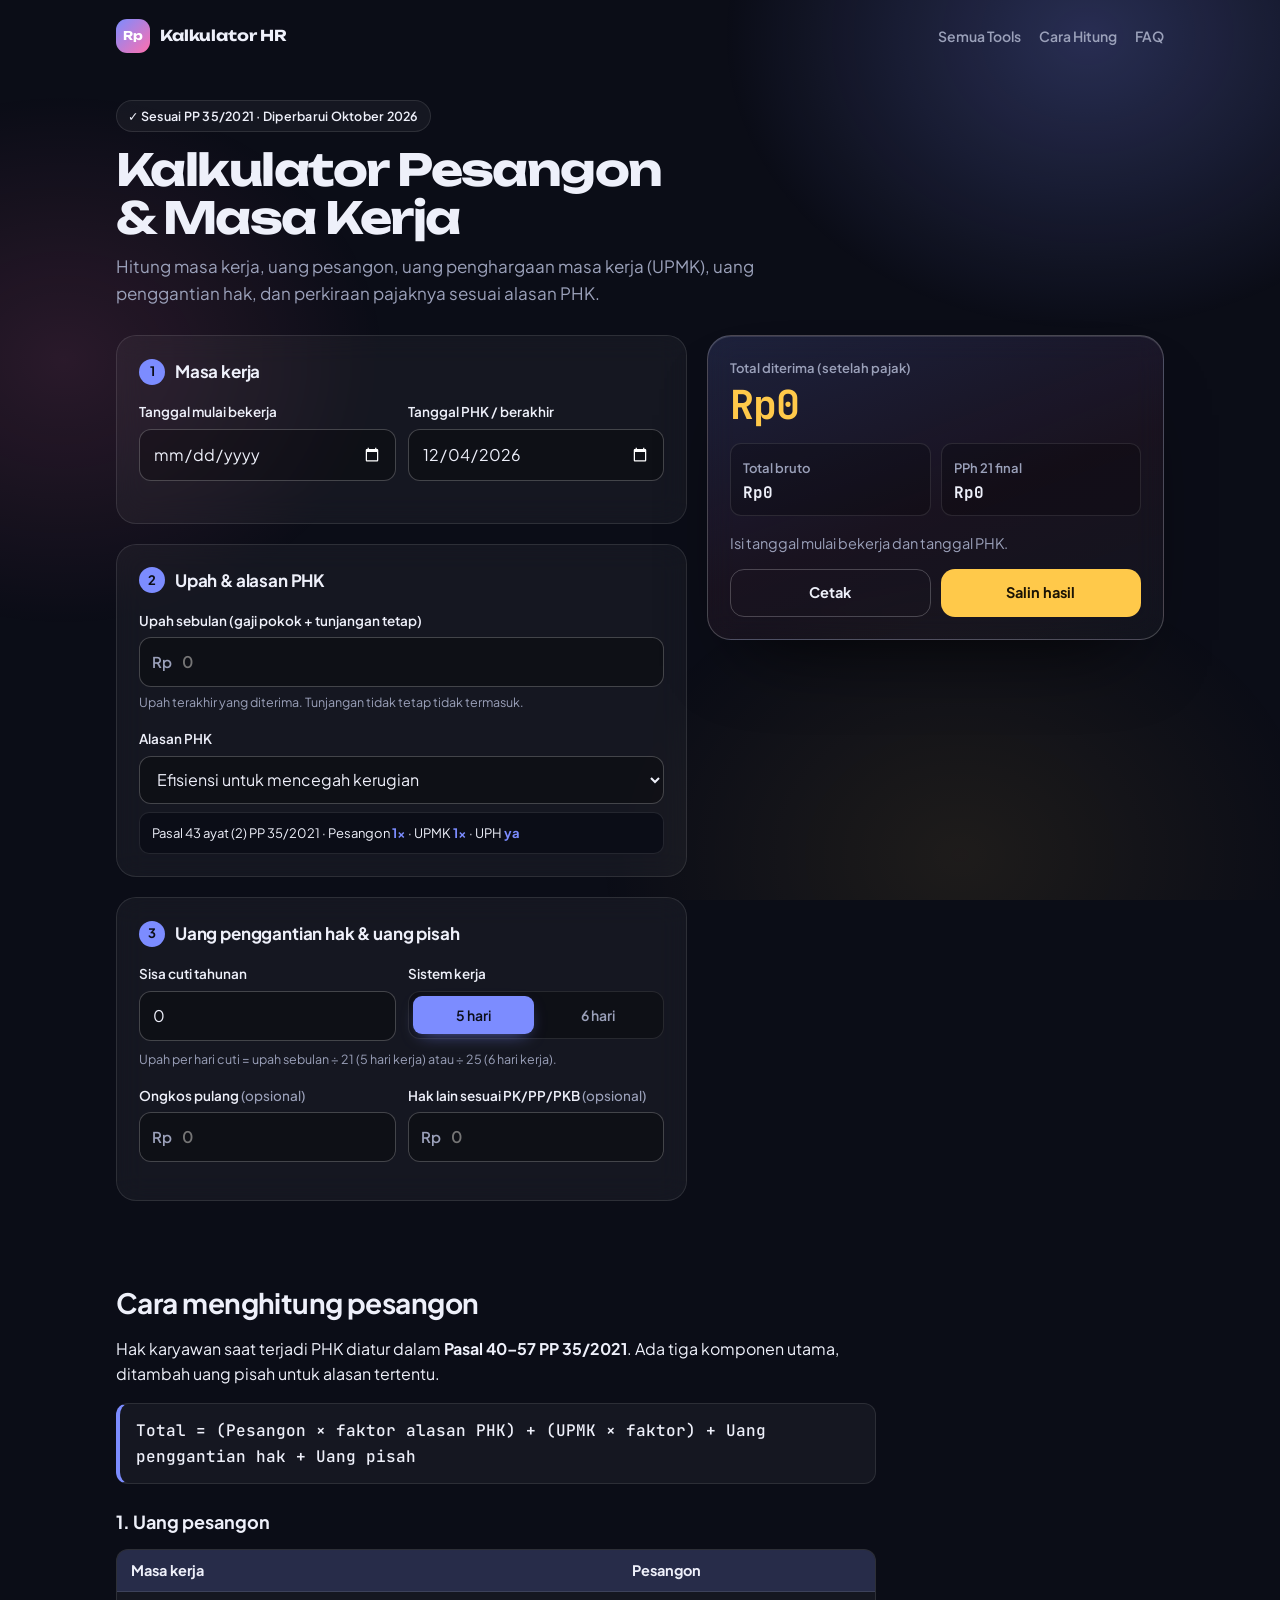
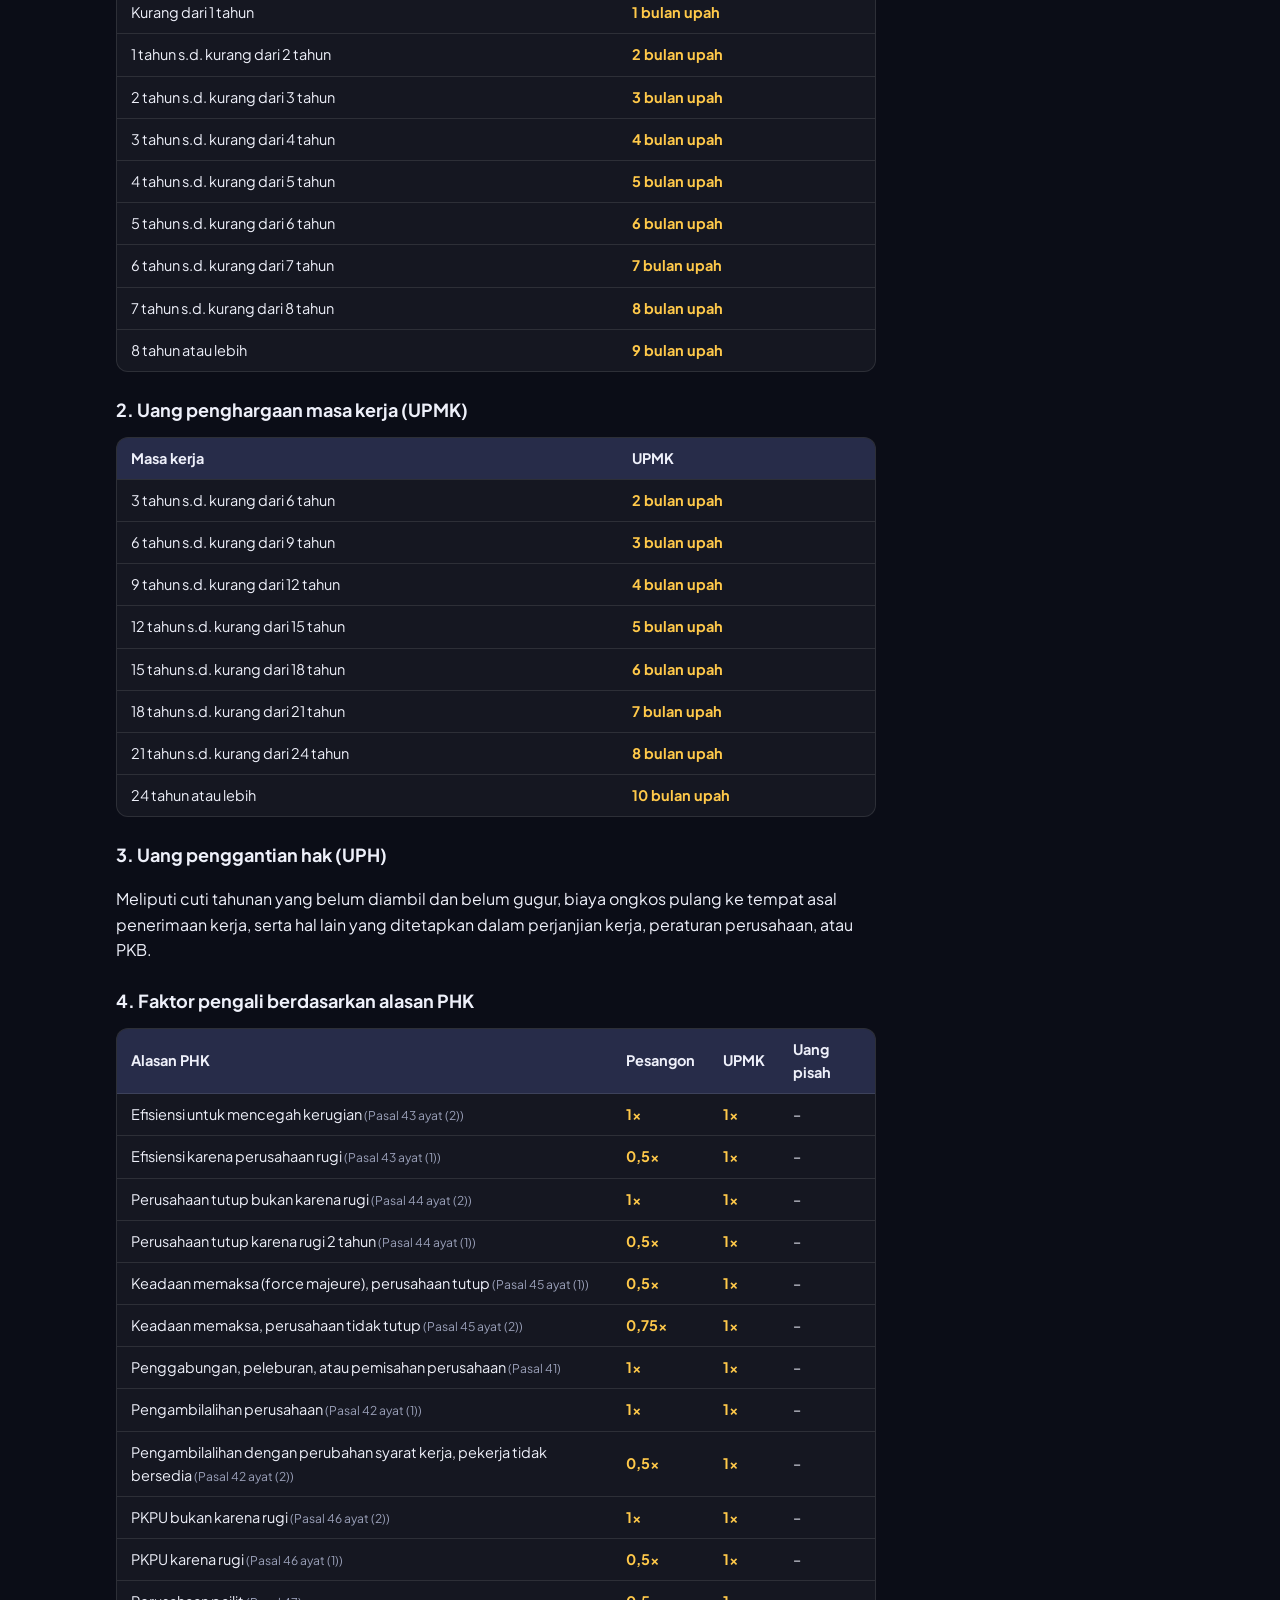
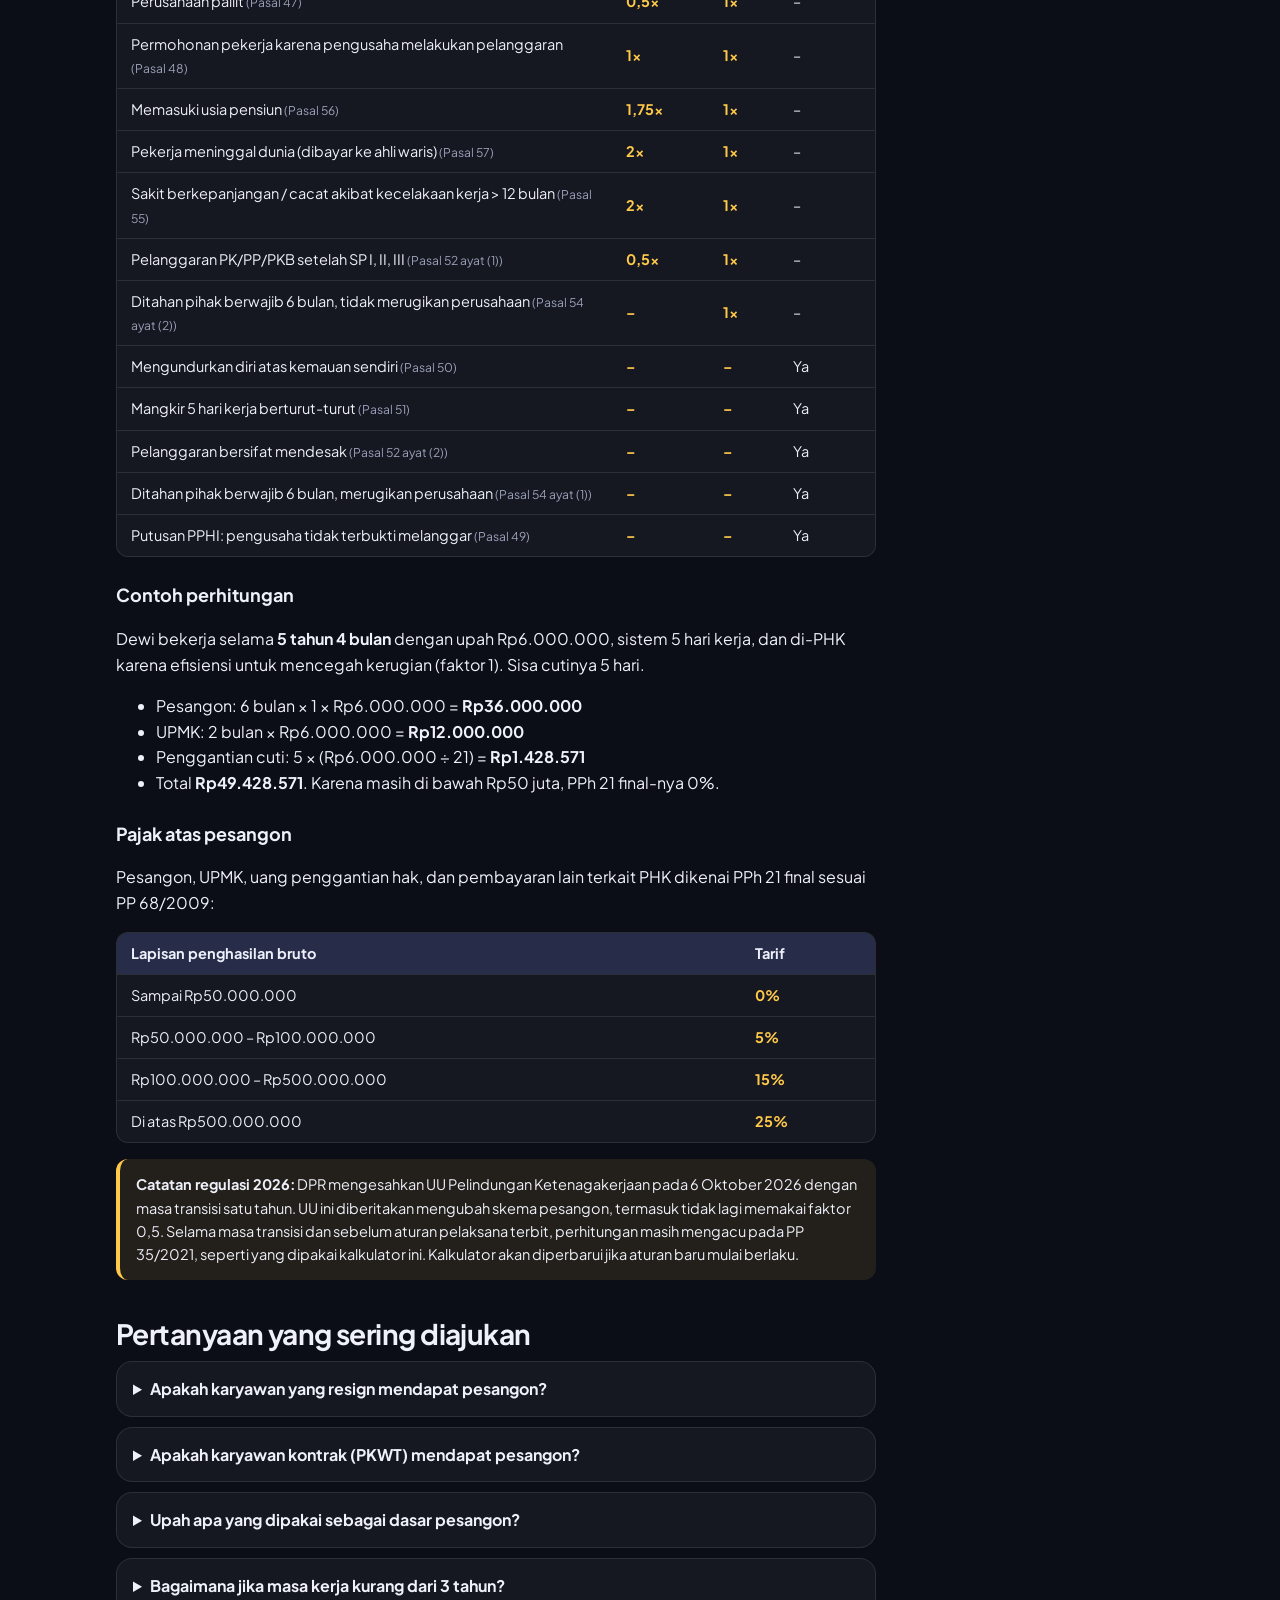
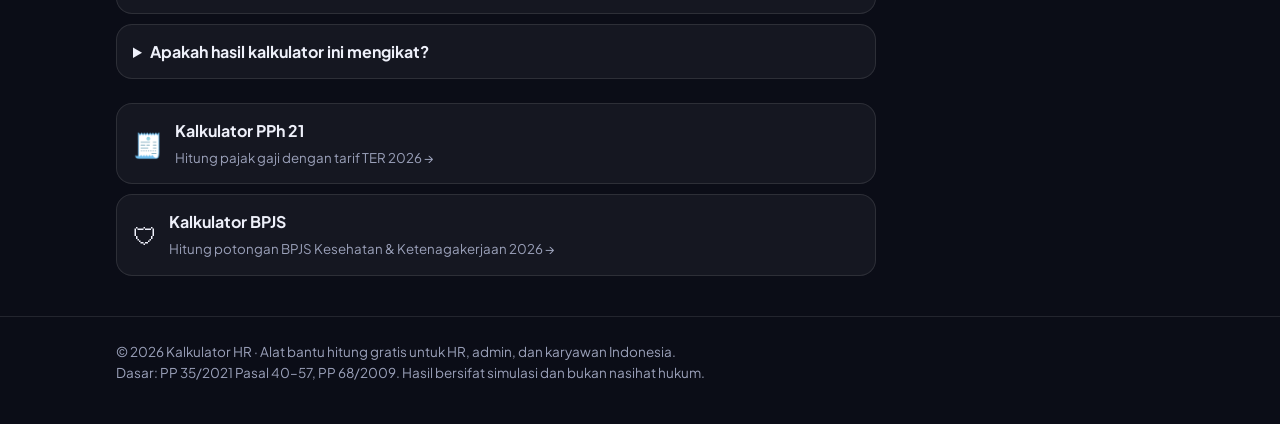
<file: kalkulator-pesangon/index.html>
<!doctype html>
<html lang="id">
<head>
<meta charset="utf-8">
<meta name="viewport" content="width=device-width, initial-scale=1">
<title>Kalkulator Pesangon & Masa Kerja 2026 – Hitung Hak PHK Sesuai PP 35/2021</title>
<meta name="description" content="Kalkulator pesangon gratis untuk menghitung masa kerja, uang pesangon, UPMK, uang penggantian hak, dan pajak pesangon sesuai PP 35/2021 untuk setiap alasan PHK.">
<meta name="keywords" content="kalkulator pesangon, hitung pesangon, pesangon PHK 2026, uang penghargaan masa kerja, UPMK, uang penggantian hak, hitung masa kerja, pajak pesangon, PP 35 2021">
<!-- Ganti alamat ini jika nanti pakai domain sendiri -->
<link rel="canonical" href="https://fahrurrozim67-beep.github.io/kalkulator-hr/kalkulator-pesangon/">
<meta property="og:type" content="website">
<meta property="og:url" content="https://fahrurrozim67-beep.github.io/kalkulator-hr/kalkulator-pesangon/">
<meta property="og:title" content="Kalkulator Pesangon & Masa Kerja 2026">
<meta property="og:description" content="Hitung pesangon, UPMK, uang penggantian hak, dan pajaknya untuk setiap alasan PHK. Gratis, tanpa daftar.">
<meta name="theme-color" content="#0B0D17">
<link rel="preconnect" href="https://fonts.googleapis.com">
<link rel="preconnect" href="https://fonts.gstatic.com" crossorigin>
<link href="https://fonts.googleapis.com/css2?family=Plus+Jakarta+Sans:wght@400;500;600;700;800&display=swap" rel="stylesheet">

<!-- ===== TEMPAT KODE GOOGLE ADSENSE (tempel di sini setelah disetujui) ===== -->

<script type="application/ld+json">
{
  "@context": "https://schema.org",
  "@graph": [
    {
      "@type": "WebApplication",
      "name": "Kalkulator Pesangon & Masa Kerja",
      "applicationCategory": "BusinessApplication",
      "operatingSystem": "Web",
      "inLanguage": "id",
      "offers": { "@type": "Offer", "price": "0", "priceCurrency": "IDR" },
      "description": "Kalkulator masa kerja, uang pesangon, UPMK, dan uang penggantian hak sesuai PP 35/2021, lengkap dengan perkiraan PPh 21 final."
    },
    {
      "@type": "FAQPage",
      "mainEntity": [
        { "@type": "Question", "name": "Bagaimana cara menghitung pesangon?",
          "acceptedAnswer": { "@type": "Answer", "text": "Pesangon dihitung dari masa kerja (1 sampai 9 bulan upah), dikalikan faktor sesuai alasan PHK, misalnya 0,5 untuk efisiensi karena rugi, 1 untuk efisiensi mencegah kerugian, 1,75 untuk pensiun, dan 2 untuk meninggal dunia. Ditambah uang penghargaan masa kerja (UPMK) dan uang penggantian hak (UPH)." } },
        { "@type": "Question", "name": "Apakah karyawan yang mengundurkan diri mendapat pesangon?",
          "acceptedAnswer": { "@type": "Answer", "text": "Tidak. Karyawan yang mengundurkan diri atas kemauan sendiri berhak atas uang penggantian hak dan uang pisah yang besarnya diatur dalam perjanjian kerja, peraturan perusahaan, atau perjanjian kerja bersama." } },
        { "@type": "Question", "name": "Berapa pajak pesangon?",
          "acceptedAnswer": { "@type": "Answer", "text": "PPh 21 atas pesangon bersifat final: 0% sampai Rp50 juta, 5% di atas Rp50 juta sampai Rp100 juta, 15% di atas Rp100 juta sampai Rp500 juta, dan 25% di atas Rp500 juta (PP 68/2009)." } },
        { "@type": "Question", "name": "Apakah UU Pelindungan Ketenagakerjaan 2026 mengubah pesangon?",
          "acceptedAnswer": { "@type": "Answer", "text": "UU Pelindungan Ketenagakerjaan disahkan DPR pada 6 Oktober 2026 dengan masa transisi satu tahun dan memuat perubahan skema pesangon. Selama masa transisi dan sebelum aturan pelaksana terbit, perhitungan pesangon masih mengacu pada PP 35/2021." } }
      ]
    }
  ]
}
</script>

<style>
:root{
  --bg:#f5f4ee; --surface:#ffffff; --ink:#15211d; --muted:#5d6a65; --line:#e3e1d7;
  --brand:#0f6e56; --brand-ink:#ffffff; --brand-soft:#e6f2ec; --accent:#e8932c; --accent-soft:#fdf1e2;
  --warn:#b4371f; --warn-soft:#fbe9e4; --radius:16px;
  --shadow:0 1px 2px rgba(20,33,29,.05),0 8px 24px rgba(20,33,29,.06);
}
@media (prefers-color-scheme:dark){
  :root{
    --bg:#0f1513; --surface:#17201d; --ink:#e8efec; --muted:#9aa8a2; --line:#27332f;
    --brand:#3fb68f; --brand-ink:#08130f; --brand-soft:#16302a; --accent:#f0a64a; --accent-soft:#33261a;
    --warn:#ff8a70; --warn-soft:#3a1f19; --shadow:none;
  }
}
*{box-sizing:border-box}
html{-webkit-text-size-adjust:100%}
body{margin:0;background:var(--bg);color:var(--ink);font-family:"Plus Jakarta Sans",system-ui,-apple-system,"Segoe UI",sans-serif;line-height:1.6;font-size:16px}
a{color:var(--brand)}
.wrap{max-width:1080px;margin:0 auto;padding:0 16px}

header.top{border-bottom:1px solid var(--line);background:var(--surface)}
header.top .wrap{display:flex;align-items:center;justify-content:space-between;height:60px}
.logo{display:flex;align-items:center;gap:10px;font-weight:800;text-decoration:none;color:var(--ink);letter-spacing:-.02em}
.logo-mark{width:30px;height:30px;border-radius:9px;background:var(--brand);color:var(--brand-ink);display:grid;place-items:center;font-size:15px}
nav.top a{font-size:14px;font-weight:600;color:var(--muted);text-decoration:none;margin-left:18px}
nav.top a:hover{color:var(--ink)}
@media(max-width:480px){nav.top a{margin-left:12px;font-size:13px}nav.top a[href="#faq"]{display:none}}

.hero{padding:40px 0 24px}
.badge{display:inline-flex;align-items:center;gap:6px;background:var(--brand-soft);color:var(--brand);font-weight:700;font-size:12.5px;padding:5px 11px;border-radius:999px;letter-spacing:.02em}
h1{font-size:clamp(28px,5vw,42px);line-height:1.15;letter-spacing:-.03em;margin:14px 0 10px;font-weight:800}
.lead{color:var(--muted);font-size:17px;max-width:640px;margin:0}

.grid{display:grid;grid-template-columns:1fr;gap:20px;padding-bottom:40px}
@media(min-width:900px){.grid{grid-template-columns:minmax(0,1.25fr) minmax(0,1fr);align-items:start}.sticky{position:sticky;top:16px}}
.card{background:var(--surface);border:1px solid var(--line);border-radius:var(--radius);padding:22px;box-shadow:var(--shadow)}
.card + .card{margin-top:20px}
.step{display:flex;align-items:center;gap:10px;margin:0 0 16px;font-size:17px;font-weight:700;letter-spacing:-.01em}
.step span{width:26px;height:26px;border-radius:50%;background:var(--ink);color:var(--surface);display:grid;place-items:center;font-size:13px;flex:none}

label.lbl{display:block;font-size:13.5px;font-weight:600;margin:0 0 6px}
.lbl .opt{font-weight:500;color:var(--muted)}
.hint{font-size:12.5px;color:var(--muted);margin-top:5px}
.field{margin-bottom:16px}
.field:last-child{margin-bottom:0}
.money{position:relative}
.money::before{content:"Rp";position:absolute;left:13px;top:50%;transform:translateY(-50%);color:var(--muted);font-weight:600;font-size:15px}
input[type=text],input[type=number],input[type=date],select{width:100%;font:inherit;font-size:16px;color:var(--ink);background:var(--bg);border:1.5px solid var(--line);border-radius:11px;padding:11px 13px;outline:none;transition:border-color .15s,background .15s;min-height:48px}
.money input{padding-left:42px;font-weight:600}
input:focus,select:focus{border-color:var(--brand);background:var(--surface)}
.row2{display:grid;grid-template-columns:1fr 1fr;gap:12px}
@media(max-width:520px){.row2{grid-template-columns:1fr}}
.mk{display:flex;flex-wrap:wrap;gap:8px;margin-top:4px}
.mk span{background:var(--brand-soft);color:var(--brand);font-weight:700;font-size:14px;padding:6px 12px;border-radius:999px}
.reason-info{margin-top:8px;font-size:13px;background:var(--bg);border:1px solid var(--line);border-radius:10px;padding:10px 12px}
.reason-info b{color:var(--brand)}
.seg{display:grid;grid-template-columns:1fr 1fr;background:var(--bg);border:1.5px solid var(--line);border-radius:12px;padding:4px;gap:4px}
.seg button{font:inherit;font-size:14px;font-weight:600;border:0;background:transparent;color:var(--muted);padding:8px;border-radius:9px;cursor:pointer}
.seg button[aria-pressed=true]{background:var(--surface);color:var(--ink);box-shadow:0 1px 3px rgba(0,0,0,.12)}

.btn{font:inherit;font-weight:700;font-size:14.5px;border-radius:11px;padding:11px 16px;cursor:pointer;border:1.5px solid transparent;display:inline-flex;align-items:center;justify-content:center;gap:7px}
.btn-primary{background:var(--brand);color:var(--brand-ink)}
.btn-line{background:var(--surface);border-color:var(--line);color:var(--ink)}

.result{background:var(--ink);color:var(--surface);border-color:var(--ink)}
@media (prefers-color-scheme:dark){.result{background:#0b2a21;border-color:#1d4a3c;color:var(--ink)}}
.result .k{font-size:13px;opacity:.75;font-weight:600}
.total{font-size:clamp(30px,6vw,40px);font-weight:800;letter-spacing:-.03em;line-height:1.1;margin:4px 0 16px;font-variant-numeric:tabular-nums}
.stats{display:grid;grid-template-columns:1fr 1fr;gap:10px;margin-bottom:16px}
.stat{background:rgba(255,255,255,.08);border-radius:11px;padding:10px 12px}
.stat b{display:block;font-size:16px;font-variant-numeric:tabular-nums}
.empty{opacity:.75;font-size:14.5px;margin:0 0 12px}
.bd{border-top:1px solid rgba(255,255,255,.15);padding-top:10px;margin-bottom:14px}
.ln{display:flex;justify-content:space-between;gap:10px;font-size:13.5px;padding:6px 0;border-bottom:1px solid rgba(255,255,255,.08);font-variant-numeric:tabular-nums}
.ln span:first-child{opacity:.88}
.ln small{display:block;opacity:.65;font-size:11.5px}
.ln.sum{font-weight:800;font-size:14.5px;border-bottom:0}
.ln.sum span:first-child{opacity:1}
.ln.minus span:last-child::before{content:"− "}
.ln.zero{opacity:.55}
.notes{font-size:12.5px;opacity:.78;margin:0 0 14px;padding-left:18px}
.notes li{margin-bottom:3px}
.actions{display:grid;grid-template-columns:1fr 1fr;gap:10px}
.result .btn-line{background:transparent;color:inherit;border-color:rgba(255,255,255,.25)}
.result .btn-primary{background:var(--accent);color:#1f1405}
.donate{margin-top:14px;background:var(--accent-soft);border:1px solid var(--line);border-radius:var(--radius);padding:16px;font-size:14px}
.donate a{font-weight:700}

article{padding:8px 0 40px}
article h2{font-size:clamp(22px,3.5vw,28px);letter-spacing:-.02em;margin:36px 0 10px;line-height:1.25}
article h3{font-size:18px;margin:24px 0 8px}
.prose{max-width:760px}
.formula{background:var(--surface);border:1px solid var(--line);border-left:4px solid var(--brand);border-radius:12px;padding:14px 16px;font-weight:600;margin:14px 0}
.table-wrap{overflow-x:auto;margin:12px 0;border:1px solid var(--line);border-radius:12px;background:var(--surface)}
article table{border-collapse:collapse;width:100%;font-size:14.5px;min-width:440px}
article th,article td{text-align:left;padding:9px 14px;border-bottom:1px solid var(--line)}
article th{background:var(--brand);color:var(--brand-ink);font-weight:700}
article tr:last-child td{border-bottom:0}
td.x{font-weight:700;color:var(--brand);white-space:nowrap}
.note{background:var(--accent-soft);border-radius:12px;padding:14px 16px;font-size:14.5px;margin:16px 0}
details{background:var(--surface);border:1px solid var(--line);border-radius:12px;padding:14px 16px;margin-bottom:10px}
summary{font-weight:700;cursor:pointer}
details p{margin:10px 0 0}
.related-wrap{display:grid;gap:10px;margin-top:24px}
.related{display:flex;gap:12px;align-items:center;background:var(--surface);border:1px solid var(--line);border-radius:12px;padding:14px 16px;text-decoration:none;color:var(--ink)}
.related:hover{border-color:var(--brand)}
.related b{display:block}
.related small{color:var(--muted)}

footer{border-top:1px solid var(--line);padding:24px 0 40px;color:var(--muted);font-size:13.5px}
.toast{position:fixed;left:50%;bottom:24px;transform:translateX(-50%) translateY(20px);background:var(--ink);color:var(--surface);padding:10px 16px;border-radius:10px;font-size:14px;font-weight:600;opacity:0;transition:.25s;pointer-events:none;z-index:9}
.toast.show{opacity:1;transform:translateX(-50%) translateY(0)}

@media print{
  header.top,article,footer,.donate,.actions,nav{display:none!important}
  body{background:#fff}
  .grid{grid-template-columns:1fr 1fr}
  .result{background:#fff!important;color:#000!important;border:1px solid #000}
  .stat{background:#f2f2f2}
}
</style>
<link href="https://fonts.googleapis.com/css2?family=Unbounded:wght@600;700&family=JetBrains+Mono:wght@500;700&display=swap" rel="stylesheet">
<link rel="stylesheet" href="../assets/theme.css">
  <script data-goatcounter="https://kalkulator-hr.goatcounter.com/count" async src="../assets/count.js"></script>
</head>
<body>

<header class="top">
  <div class="wrap">
    <a class="logo" href="../"><span class="logo-mark">Rp</span>Kalkulator HR</a>
    <nav class="top"><a href="../">Semua Tools</a><a href="#cara-hitung">Cara Hitung</a><a href="#faq">FAQ</a></nav>
  </div>
</header>

<main class="wrap">
  <section class="hero">
    <span class="badge">✓ Sesuai PP 35/2021 · Diperbarui Oktober 2026</span>
    <h1>Kalkulator Pesangon & Masa Kerja</h1>
    <p class="lead">Hitung masa kerja, uang pesangon, uang penghargaan masa kerja (UPMK), uang penggantian hak, dan perkiraan pajaknya sesuai alasan PHK.</p>
  </section>

  <div class="grid">
    <div>
      <section class="card">
        <h2 class="step"><span>1</span>Masa kerja</h2>
        <div class="row2">
          <div class="field">
            <label class="lbl" for="mulai">Tanggal mulai bekerja</label>
            <input type="date" id="mulai">
          </div>
          <div class="field">
            <label class="lbl" for="akhir">Tanggal PHK / berakhir</label>
            <input type="date" id="akhir">
          </div>
        </div>
        <div class="mk" id="mk"></div>
      </section>

      <section class="card">
        <h2 class="step"><span>2</span>Upah & alasan PHK</h2>
        <div class="field">
          <label class="lbl" for="upah">Upah sebulan (gaji pokok + tunjangan tetap)</label>
          <div class="money"><input type="text" inputmode="numeric" id="upah" placeholder="0" autocomplete="off"></div>
          <div class="hint">Upah terakhir yang diterima. Tunjangan tidak tetap tidak termasuk.</div>
        </div>
        <div class="field">
          <label class="lbl" for="alasan">Alasan PHK</label>
          <select id="alasan"></select>
          <div class="reason-info" id="reasonInfo"></div>
        </div>
      </section>

      <section class="card">
        <h2 class="step"><span>3</span>Uang penggantian hak & uang pisah</h2>
        <div class="row2">
          <div class="field">
            <label class="lbl" for="cuti">Sisa cuti tahunan</label>
            <input type="number" id="cuti" min="0" max="60" step="1" value="0" inputmode="numeric">
          </div>
          <div class="field">
            <label class="lbl">Sistem kerja</label>
            <div class="seg" id="segSistem">
              <button type="button" data-v="5" aria-pressed="true">5 hari</button>
              <button type="button" data-v="6" aria-pressed="false">6 hari</button>
            </div>
          </div>
        </div>
        <div class="hint" style="margin:-8px 0 16px">Upah per hari cuti = upah sebulan ÷ 21 (5 hari kerja) atau ÷ 25 (6 hari kerja).</div>
        <div class="row2">
          <div class="field">
            <label class="lbl" for="ongkos">Ongkos pulang <span class="opt">(opsional)</span></label>
            <div class="money"><input type="text" inputmode="numeric" id="ongkos" placeholder="0" autocomplete="off"></div>
          </div>
          <div class="field">
            <label class="lbl" for="lainUph">Hak lain sesuai PK/PP/PKB <span class="opt">(opsional)</span></label>
            <div class="money"><input type="text" inputmode="numeric" id="lainUph" placeholder="0" autocomplete="off"></div>
          </div>
        </div>
        <div class="field" id="boxPisah">
          <label class="lbl" for="pisah">Uang pisah <span class="opt">(sesuai PK/PP/PKB)</span></label>
          <div class="money"><input type="text" inputmode="numeric" id="pisah" placeholder="0" autocomplete="off"></div>
          <div class="hint">Besarnya tidak diatur pemerintah, melainkan ditetapkan dalam perjanjian kerja, peraturan perusahaan, atau PKB.</div>
        </div>
      </section>
    </div>

    <aside class="sticky">
      <section class="card result" aria-live="polite">
        <div class="k">Total diterima (setelah pajak)</div>
        <div class="total" id="net">Rp0</div>
        <div class="stats">
          <div class="stat"><span class="k">Total bruto</span><b id="bruto">Rp0</b></div>
          <div class="stat"><span class="k">PPh 21 final</span><b id="pajak">Rp0</b></div>
        </div>
        <div id="detail"></div>
        <ul class="notes" id="notes"></ul>
        <div class="actions">
          <button type="button" class="btn btn-line" id="btnPrint">Cetak</button>
          <button type="button" class="btn btn-primary" id="btnCopy">Salin hasil</button>
        </div>
      </section>
      <!-- Kotak donasi disembunyikan: hapus atribut "hidden" setelah link Saweria/Trakteer siap -->
  <div class="donate" hidden>
        ☕ Kalkulator ini bermanfaat? Dukung pengembangannya lewat <!-- GANTI link di bawah dengan link Saweria/Trakteer kamu --><a href="#" target="_blank" rel="noopener">traktir kopi</a> agar tetap gratis dan terus diperbarui.
      </div>
      <!-- ===== SLOT IKLAN SAMPING (AdSense) ===== -->
    </aside>
  </div>

  <!-- ===== SLOT IKLAN TENGAH (AdSense) ===== -->

  <article class="prose">
    <h2 id="cara-hitung">Cara menghitung pesangon</h2>
    <p>Hak karyawan saat terjadi PHK diatur dalam <strong>Pasal 40–57 PP 35/2021</strong>. Ada tiga komponen utama, ditambah uang pisah untuk alasan tertentu.</p>
    <div class="formula">Total = (Pesangon × faktor alasan PHK) + (UPMK × faktor) + Uang penggantian hak + Uang pisah</div>

    <h3>1. Uang pesangon</h3>
    <div class="table-wrap"><table>
      <thead><tr><th>Masa kerja</th><th>Pesangon</th></tr></thead>
      <tbody>
        <tr><td>Kurang dari 1 tahun</td><td class="x">1 bulan upah</td></tr>
        <tr><td>1 tahun s.d. kurang dari 2 tahun</td><td class="x">2 bulan upah</td></tr>
        <tr><td>2 tahun s.d. kurang dari 3 tahun</td><td class="x">3 bulan upah</td></tr>
        <tr><td>3 tahun s.d. kurang dari 4 tahun</td><td class="x">4 bulan upah</td></tr>
        <tr><td>4 tahun s.d. kurang dari 5 tahun</td><td class="x">5 bulan upah</td></tr>
        <tr><td>5 tahun s.d. kurang dari 6 tahun</td><td class="x">6 bulan upah</td></tr>
        <tr><td>6 tahun s.d. kurang dari 7 tahun</td><td class="x">7 bulan upah</td></tr>
        <tr><td>7 tahun s.d. kurang dari 8 tahun</td><td class="x">8 bulan upah</td></tr>
        <tr><td>8 tahun atau lebih</td><td class="x">9 bulan upah</td></tr>
      </tbody>
    </table></div>

    <h3>2. Uang penghargaan masa kerja (UPMK)</h3>
    <div class="table-wrap"><table>
      <thead><tr><th>Masa kerja</th><th>UPMK</th></tr></thead>
      <tbody>
        <tr><td>3 tahun s.d. kurang dari 6 tahun</td><td class="x">2 bulan upah</td></tr>
        <tr><td>6 tahun s.d. kurang dari 9 tahun</td><td class="x">3 bulan upah</td></tr>
        <tr><td>9 tahun s.d. kurang dari 12 tahun</td><td class="x">4 bulan upah</td></tr>
        <tr><td>12 tahun s.d. kurang dari 15 tahun</td><td class="x">5 bulan upah</td></tr>
        <tr><td>15 tahun s.d. kurang dari 18 tahun</td><td class="x">6 bulan upah</td></tr>
        <tr><td>18 tahun s.d. kurang dari 21 tahun</td><td class="x">7 bulan upah</td></tr>
        <tr><td>21 tahun s.d. kurang dari 24 tahun</td><td class="x">8 bulan upah</td></tr>
        <tr><td>24 tahun atau lebih</td><td class="x">10 bulan upah</td></tr>
      </tbody>
    </table></div>

    <h3>3. Uang penggantian hak (UPH)</h3>
    <p>Meliputi cuti tahunan yang belum diambil dan belum gugur, biaya ongkos pulang ke tempat asal penerimaan kerja, serta hal lain yang ditetapkan dalam perjanjian kerja, peraturan perusahaan, atau PKB.</p>

    <h3>4. Faktor pengali berdasarkan alasan PHK</h3>
    <div class="table-wrap"><table>
      <thead><tr><th>Alasan PHK</th><th>Pesangon</th><th>UPMK</th><th>Uang pisah</th></tr></thead>
      <tbody id="tblAlasan"></tbody>
    </table></div>

    <h3>Contoh perhitungan</h3>
    <p>Dewi bekerja selama <strong>5 tahun 4 bulan</strong> dengan upah Rp6.000.000, sistem 5 hari kerja, dan di-PHK karena efisiensi untuk mencegah kerugian (faktor 1). Sisa cutinya 5 hari.</p>
    <ul>
      <li>Pesangon: 6 bulan × 1 × Rp6.000.000 = <strong>Rp36.000.000</strong></li>
      <li>UPMK: 2 bulan × Rp6.000.000 = <strong>Rp12.000.000</strong></li>
      <li>Penggantian cuti: 5 × (Rp6.000.000 ÷ 21) = <strong>Rp1.428.571</strong></li>
      <li>Total <strong>Rp49.428.571</strong>. Karena masih di bawah Rp50 juta, PPh 21 final-nya 0%.</li>
    </ul>

    <h3>Pajak atas pesangon</h3>
    <p>Pesangon, UPMK, uang penggantian hak, dan pembayaran lain terkait PHK dikenai PPh 21 final sesuai PP 68/2009:</p>
    <div class="table-wrap"><table>
      <thead><tr><th>Lapisan penghasilan bruto</th><th>Tarif</th></tr></thead>
      <tbody>
        <tr><td>Sampai Rp50.000.000</td><td class="x">0%</td></tr>
        <tr><td>Rp50.000.000 – Rp100.000.000</td><td class="x">5%</td></tr>
        <tr><td>Rp100.000.000 – Rp500.000.000</td><td class="x">15%</td></tr>
        <tr><td>Di atas Rp500.000.000</td><td class="x">25%</td></tr>
      </tbody>
    </table></div>

    <div class="note"><strong>Catatan regulasi 2026:</strong> DPR mengesahkan UU Pelindungan Ketenagakerjaan pada 6 Oktober 2026 dengan masa transisi satu tahun. UU ini diberitakan mengubah skema pesangon, termasuk tidak lagi memakai faktor 0,5. Selama masa transisi dan sebelum aturan pelaksana terbit, perhitungan masih mengacu pada PP 35/2021, seperti yang dipakai kalkulator ini. Kalkulator akan diperbarui jika aturan baru mulai berlaku.</div>

    <h2 id="faq">Pertanyaan yang sering diajukan</h2>
    <details><summary>Apakah karyawan yang resign mendapat pesangon?</summary><p>Tidak. Karyawan yang mengundurkan diri atas kemauan sendiri berhak atas uang penggantian hak dan uang pisah sesuai PK/PP/PKB. Syaratnya, pengunduran diri diajukan tertulis paling lambat 30 hari sebelumnya, tidak terikat ikatan dinas, dan tetap bekerja sampai tanggal pengunduran diri.</p></details>
    <details><summary>Apakah karyawan kontrak (PKWT) mendapat pesangon?</summary><p>Tidak. Karyawan PKWT yang kontraknya berakhir berhak atas uang kompensasi sesuai Pasal 15–16 PP 35/2021, bukan pesangon. Kalkulator ini untuk karyawan tetap (PKWTT).</p></details>
    <details><summary>Upah apa yang dipakai sebagai dasar pesangon?</summary><p>Upah pokok ditambah tunjangan tetap yang diterima terakhir kali. Tunjangan tidak tetap seperti uang makan atau transport harian tidak termasuk.</p></details>
    <details><summary>Bagaimana jika masa kerja kurang dari 3 tahun?</summary><p>Karyawan tetap mendapat pesangon sesuai tabel (1–3 bulan upah dikali faktor alasan PHK), tetapi belum berhak atas UPMK.</p></details>
    <details><summary>Apakah hasil kalkulator ini mengikat?</summary><p>Tidak. Hasilnya adalah simulasi berdasarkan PP 35/2021. Perjanjian kerja, peraturan perusahaan, atau PKB bisa memberikan hak yang lebih baik. Untuk perselisihan, hubungi Dinas Ketenagakerjaan setempat. Kemnaker juga menyediakan simulasi resmi di pesangon.kemnaker.go.id.</p></details>

    <div class="related-wrap">
      <a class="related" href="../kalkulator-pph21/"><span style="font-size:24px">🧾</span><span><b>Kalkulator PPh 21</b><small>Hitung pajak gaji dengan tarif TER 2026 →</small></span></a>
      <a class="related" href="../kalkulator-bpjs/"><span style="font-size:24px">🛡</span><span><b>Kalkulator BPJS</b><small>Hitung potongan BPJS Kesehatan & Ketenagakerjaan 2026 →</small></span></a>
    </div>
  </article>
</main>

<footer>
  <div class="wrap">
    © <span id="yr"></span> Kalkulator HR · Alat bantu hitung gratis untuk HR, admin, dan karyawan Indonesia.<br>
    Dasar: PP 35/2021 Pasal 40–57, PP 68/2009. Hasil bersifat simulasi dan bukan nasihat hukum.
  </div>
</footer>

<div class="toast" id="toast">Hasil disalin</div>

<script>
// ===CALC-START===
/* Alasan PHK — PP 35/2021. p = faktor pesangon, u = faktor UPMK, pisah = berhak uang pisah */
const ALASAN = [
  { id:'efisiensi_cegah', label:'Efisiensi untuk mencegah kerugian', pasal:'43 ayat (2)', p:1, u:1 },
  { id:'efisiensi_rugi', label:'Efisiensi karena perusahaan rugi', pasal:'43 ayat (1)', p:.5, u:1 },
  { id:'tutup_bukan_rugi', label:'Perusahaan tutup bukan karena rugi', pasal:'44 ayat (2)', p:1, u:1 },
  { id:'tutup_rugi', label:'Perusahaan tutup karena rugi 2 tahun', pasal:'44 ayat (1)', p:.5, u:1 },
  { id:'fm_tutup', label:'Keadaan memaksa (force majeure), perusahaan tutup', pasal:'45 ayat (1)', p:.5, u:1 },
  { id:'fm_tidak_tutup', label:'Keadaan memaksa, perusahaan tidak tutup', pasal:'45 ayat (2)', p:.75, u:1 },
  { id:'merger', label:'Penggabungan, peleburan, atau pemisahan perusahaan', pasal:'41', p:1, u:1 },
  { id:'akuisisi', label:'Pengambilalihan perusahaan', pasal:'42 ayat (1)', p:1, u:1 },
  { id:'akuisisi_syarat', label:'Pengambilalihan dengan perubahan syarat kerja, pekerja tidak bersedia', pasal:'42 ayat (2)', p:.5, u:1 },
  { id:'pkpu_bukan_rugi', label:'PKPU bukan karena rugi', pasal:'46 ayat (2)', p:1, u:1 },
  { id:'pkpu_rugi', label:'PKPU karena rugi', pasal:'46 ayat (1)', p:.5, u:1 },
  { id:'pailit', label:'Perusahaan pailit', pasal:'47', p:.5, u:1 },
  { id:'pengusaha_melanggar', label:'Permohonan pekerja karena pengusaha melakukan pelanggaran', pasal:'48', p:1, u:1 },
  { id:'pensiun', label:'Memasuki usia pensiun', pasal:'56', p:1.75, u:1 },
  { id:'meninggal', label:'Pekerja meninggal dunia (dibayar ke ahli waris)', pasal:'57', p:2, u:1 },
  { id:'sakit', label:'Sakit berkepanjangan / cacat akibat kecelakaan kerja > 12 bulan', pasal:'55', p:2, u:1 },
  { id:'sp3', label:'Pelanggaran PK/PP/PKB setelah SP I, II, III', pasal:'52 ayat (1)', p:.5, u:1 },
  { id:'ditahan_tidak_rugi', label:'Ditahan pihak berwajib 6 bulan, tidak merugikan perusahaan', pasal:'54 ayat (2)', p:0, u:1 },
  { id:'resign', label:'Mengundurkan diri atas kemauan sendiri', pasal:'50', p:0, u:0, pisah:true },
  { id:'mangkir', label:'Mangkir 5 hari kerja berturut-turut', pasal:'51', p:0, u:0, pisah:true },
  { id:'mendesak', label:'Pelanggaran bersifat mendesak', pasal:'52 ayat (2)', p:0, u:0, pisah:true },
  { id:'ditahan_rugi', label:'Ditahan pihak berwajib 6 bulan, merugikan perusahaan', pasal:'54 ayat (1)', p:0, u:0, pisah:true },
  { id:'pphi_tidak_terbukti', label:'Putusan PPHI: pengusaha tidak terbukti melanggar', pasal:'49', p:0, u:0, pisah:true }
];
const PAJAK_PESANGON = [[50e6,0],[100e6,.05],[500e6,.15],[Infinity,.25]];

function hitungMasaKerja(mulai, akhir){
  // mulai, akhir: {y, m (1-12), d}
  const hariDalamBulan = (y, m0) => new Date(Date.UTC(y, m0 + 1, 0)).getUTCDate();   // m0: 0–11
  let bulanTotal = (akhir.y - mulai.y) * 12 + (akhir.m - mulai.m);
  if (akhir.d < mulai.d) bulanTotal -= 1;
  if (bulanTotal < 0) return { tahun:0, bulan:0, hari:0, valid:false };
  // Titik acuan = tanggal mulai + bulanTotal bulan (dibatasi ke hari terakhir bulan itu)
  const m0 = (mulai.m - 1) + bulanTotal, ay = mulai.y + Math.floor(m0 / 12), am = m0 % 12;
  const acuan = Date.UTC(ay, am, Math.min(mulai.d, hariDalamBulan(ay, am)));
  const hari = Math.round((Date.UTC(akhir.y, akhir.m - 1, akhir.d) - acuan) / 864e5);
  if (hari < 0) return { tahun:0, bulan:0, hari:0, valid:false };
  return { tahun:Math.floor(bulanTotal / 12), bulan:bulanTotal % 12, hari, valid:true };
}
function bulanPesangon(tahun){ return Math.min(tahun + 1, 9); }
function bulanUpmk(tahun){ return tahun >= 24 ? 10 : tahun >= 3 ? Math.floor(tahun / 3) + 1 : 0; }
function pajakPesangon(bruto){
  let prev = 0, pajak = 0;
  for (const [atas, t] of PAJAK_PESANGON){
    const lapis = Math.min(bruto, atas) - prev;
    if (lapis <= 0) break;
    pajak += lapis * t; prev = atas;
  }
  return Math.floor(pajak);
}
function hitungPesangon(o){
  const a = ALASAN.find(x => x.id === o.alasan) || ALASAN[0];
  const bp = bulanPesangon(o.tahun), bu = bulanUpmk(o.tahun);
  const pesangon = bp * a.p * o.upah;
  const upmk = bu * a.u * o.upah;
  const upahHarian = o.upah / (o.sistem === '6' ? 25 : 21);
  const cuti = Math.round(o.cuti * upahHarian);
  const uph = cuti + o.ongkos + o.lainUph;
  const pisah = a.pisah ? o.pisah : 0;
  const bruto = pesangon + upmk + uph + pisah;
  const pajak = pajakPesangon(bruto);
  return { a, bp, bu, pesangon, upmk, upahHarian, cuti, uph, pisah, bruto, pajak, net:bruto - pajak };
}
// ===CALC-END===

const $ = s => document.querySelector(s);
const rp = n => 'Rp' + Math.round(n).toLocaleString('id-ID');
const parseRp = s => Number(String(s).replace(/\D/g, '')) || 0;
const f = x => x.toLocaleString('id-ID', { maximumFractionDigits:2 });
const parseDate = v => { if (!v) return null; const [y, m, d] = v.split('-').map(Number); return { y, m, d }; };
let sistem = '5';

$('#alasan').innerHTML = ALASAN.map(a => `<option value="${a.id}">${a.label}</option>`).join('');
$('#tblAlasan').innerHTML = ALASAN.map(a => `<tr><td>${a.label} <small style="color:var(--muted)">(Pasal ${a.pasal})</small></td><td class="x">${a.p ? f(a.p) + '×' : '–'}</td><td class="x">${a.u ? f(a.u) + '×' : '–'}</td><td>${a.pisah ? 'Ya' : '–'}</td></tr>`).join('');

const today = new Date();
$('#akhir').value = `${today.getFullYear()}-${String(today.getMonth() + 1).padStart(2, '0')}-${String(today.getDate()).padStart(2, '0')}`;

$('#segSistem').addEventListener('click', e => {
  const b = e.target.closest('button'); if (!b) return;
  $('#segSistem').querySelectorAll('button').forEach(x => x.setAttribute('aria-pressed', x === b));
  sistem = b.dataset.v; calc();
});
document.querySelectorAll('.money input').forEach(inp => {
  inp.addEventListener('input', () => {
    const v = parseRp(inp.value);
    inp.value = v ? v.toLocaleString('id-ID') : '';
    calc();
  });
});
['#mulai', '#akhir', '#alasan', '#cuti'].forEach(s => $(s).addEventListener('input', calc));

let lastSummary = '';
function calc(){
  const a = ALASAN.find(x => x.id === $('#alasan').value);
  $('#reasonInfo').innerHTML = `Pasal ${a.pasal} PP 35/2021 · Pesangon <b>${a.p ? f(a.p) + '×' : 'tidak ada'}</b> · UPMK <b>${a.u ? f(a.u) + '×' : 'tidak ada'}</b> · UPH <b>ya</b>${a.pisah ? ' · Uang pisah <b>ya</b>' : ''}`;
  $('#boxPisah').hidden = !a.pisah;

  const m = parseDate($('#mulai').value), k = parseDate($('#akhir').value);
  const mk = m && k ? hitungMasaKerja(m, k) : null;
  $('#mk').innerHTML = mk && mk.valid
    ? `<span>${mk.tahun} tahun</span><span>${mk.bulan} bulan</span><span>${mk.hari} hari</span>`
    : (m && k ? '<span style="background:var(--warn-soft);color:var(--warn)">Tanggal PHK harus setelah tanggal mulai</span>' : '');

  const upah = parseRp($('#upah').value);
  if (!mk || !mk.valid || !upah){
    ['#net', '#bruto', '#pajak'].forEach(s => $(s).textContent = 'Rp0');
    $('#detail').innerHTML = `<p class="empty">${!mk || !mk.valid ? 'Isi tanggal mulai bekerja dan tanggal PHK.' : 'Masukkan upah sebulan.'}</p>`;
    $('#notes').innerHTML = ''; lastSummary = ''; return;
  }

  const h = hitungPesangon({ alasan:a.id, tahun:mk.tahun, upah, sistem, cuti:Math.max(0, parseInt($('#cuti').value, 10) || 0),
    ongkos:parseRp($('#ongkos').value), lainUph:parseRp($('#lainUph').value), pisah:parseRp($('#pisah').value) });

  $('#net').textContent = rp(h.net);
  $('#bruto').textContent = rp(h.bruto);
  $('#pajak').textContent = rp(h.pajak);

  const line = (label, sub, val, cls = '') => `<div class="ln ${cls}"><span>${label}${sub ? `<small>${sub}</small>` : ''}</span><span>${rp(val)}</span></div>`;
  $('#detail').innerHTML = `<div class="bd">
    ${line('Uang pesangon', a.p ? `${h.bp} bulan × ${f(a.p)} × ${rp(upah)}` : 'Tidak berhak untuk alasan ini', h.pesangon, h.pesangon ? '' : 'zero')}
    ${line('UPMK', a.u ? (h.bu ? `${h.bu} bulan × ${f(a.u)} × ${rp(upah)}` : 'Masa kerja belum 3 tahun') : 'Tidak berhak untuk alasan ini', h.upmk, h.upmk ? '' : 'zero')}
    ${line('Penggantian cuti', `${parseInt($('#cuti').value, 10) || 0} hari × ${rp(h.upahHarian)}`, h.cuti, h.cuti ? '' : 'zero')}
    ${h.uph - h.cuti ? line('Ongkos pulang & hak lain', '', h.uph - h.cuti) : ''}
    ${a.pisah ? line('Uang pisah', 'Sesuai PK/PP/PKB', h.pisah, h.pisah ? '' : 'zero') : ''}
    <div class="ln sum"><span>Total bruto</span><span>${rp(h.bruto)}</span></div>
    <div class="ln minus"><span>PPh 21 final</span><span>${rp(h.pajak)}</span></div>
    <div class="ln sum"><span>Diterima bersih</span><span>${rp(h.net)}</span></div>
  </div>`;

  const notes = [];
  if (a.id === 'meninggal') notes.push('Hak dibayarkan kepada ahli waris.');
  if (a.pisah && !h.pisah) notes.push('Isi uang pisah jika diatur dalam PK/PP/PKB perusahaan.');
  if (h.pesangon && a.p < 1) notes.push('UU Pelindungan Ketenagakerjaan 2026 diberitakan menghapus faktor 0,5, tetapi belum berlaku selama masa transisi.');
  notes.push('Pajak dihitung final sesuai PP 68/2009 untuk pembayaran sekaligus.');
  $('#notes').innerHTML = notes.map(n => `<li>${n}</li>`).join('');

  lastSummary = ['HASIL PERHITUNGAN PESANGON (PP 35/2021)',
    `Masa kerja: ${mk.tahun} tahun ${mk.bulan} bulan ${mk.hari} hari`,
    `Upah sebulan: ${rp(upah)}`,
    `Alasan PHK: ${a.label} (Pasal ${a.pasal})`, '',
    `Uang pesangon: ${rp(h.pesangon)}`,
    `UPMK: ${rp(h.upmk)}`,
    `Uang penggantian hak: ${rp(h.uph)}`,
    a.pisah ? `Uang pisah: ${rp(h.pisah)}` : null,
    `Total bruto: ${rp(h.bruto)}`,
    `PPh 21 final: ${rp(h.pajak)}`,
    `Diterima bersih: ${rp(h.net)}`].filter(x => x !== null).join('\n');
}

$('#btnCopy').addEventListener('click', async () => {
  if (!lastSummary) return toast('Lengkapi data dulu');
  try { await navigator.clipboard.writeText(lastSummary); toast('Hasil disalin'); }
  catch(e){ toast('Gagal menyalin'); }
});
$('#btnPrint').addEventListener('click', () => window.print());
function toast(t){ const el = $('#toast'); el.textContent = t; el.classList.add('show'); setTimeout(() => el.classList.remove('show'), 1800); }

$('#yr').textContent = new Date().getFullYear();
calc();
</script>
</body>
</html>
</file>
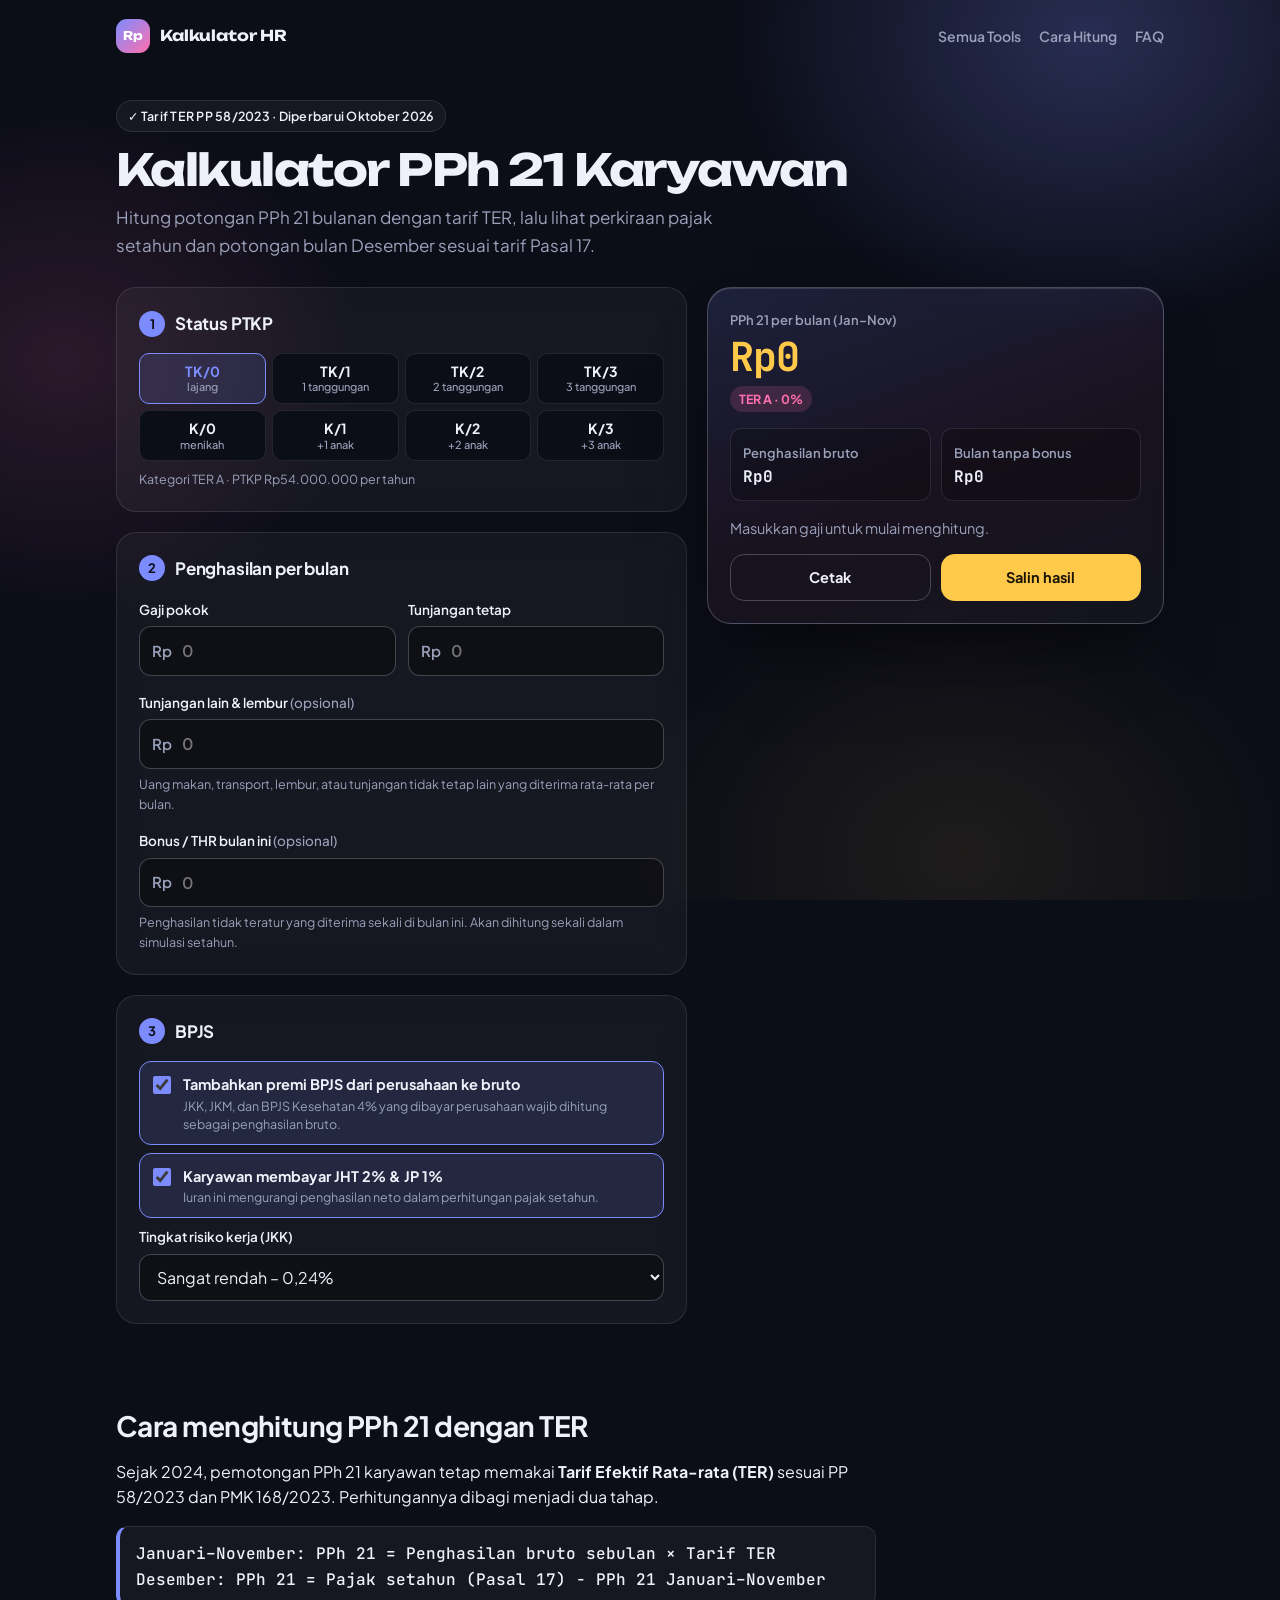
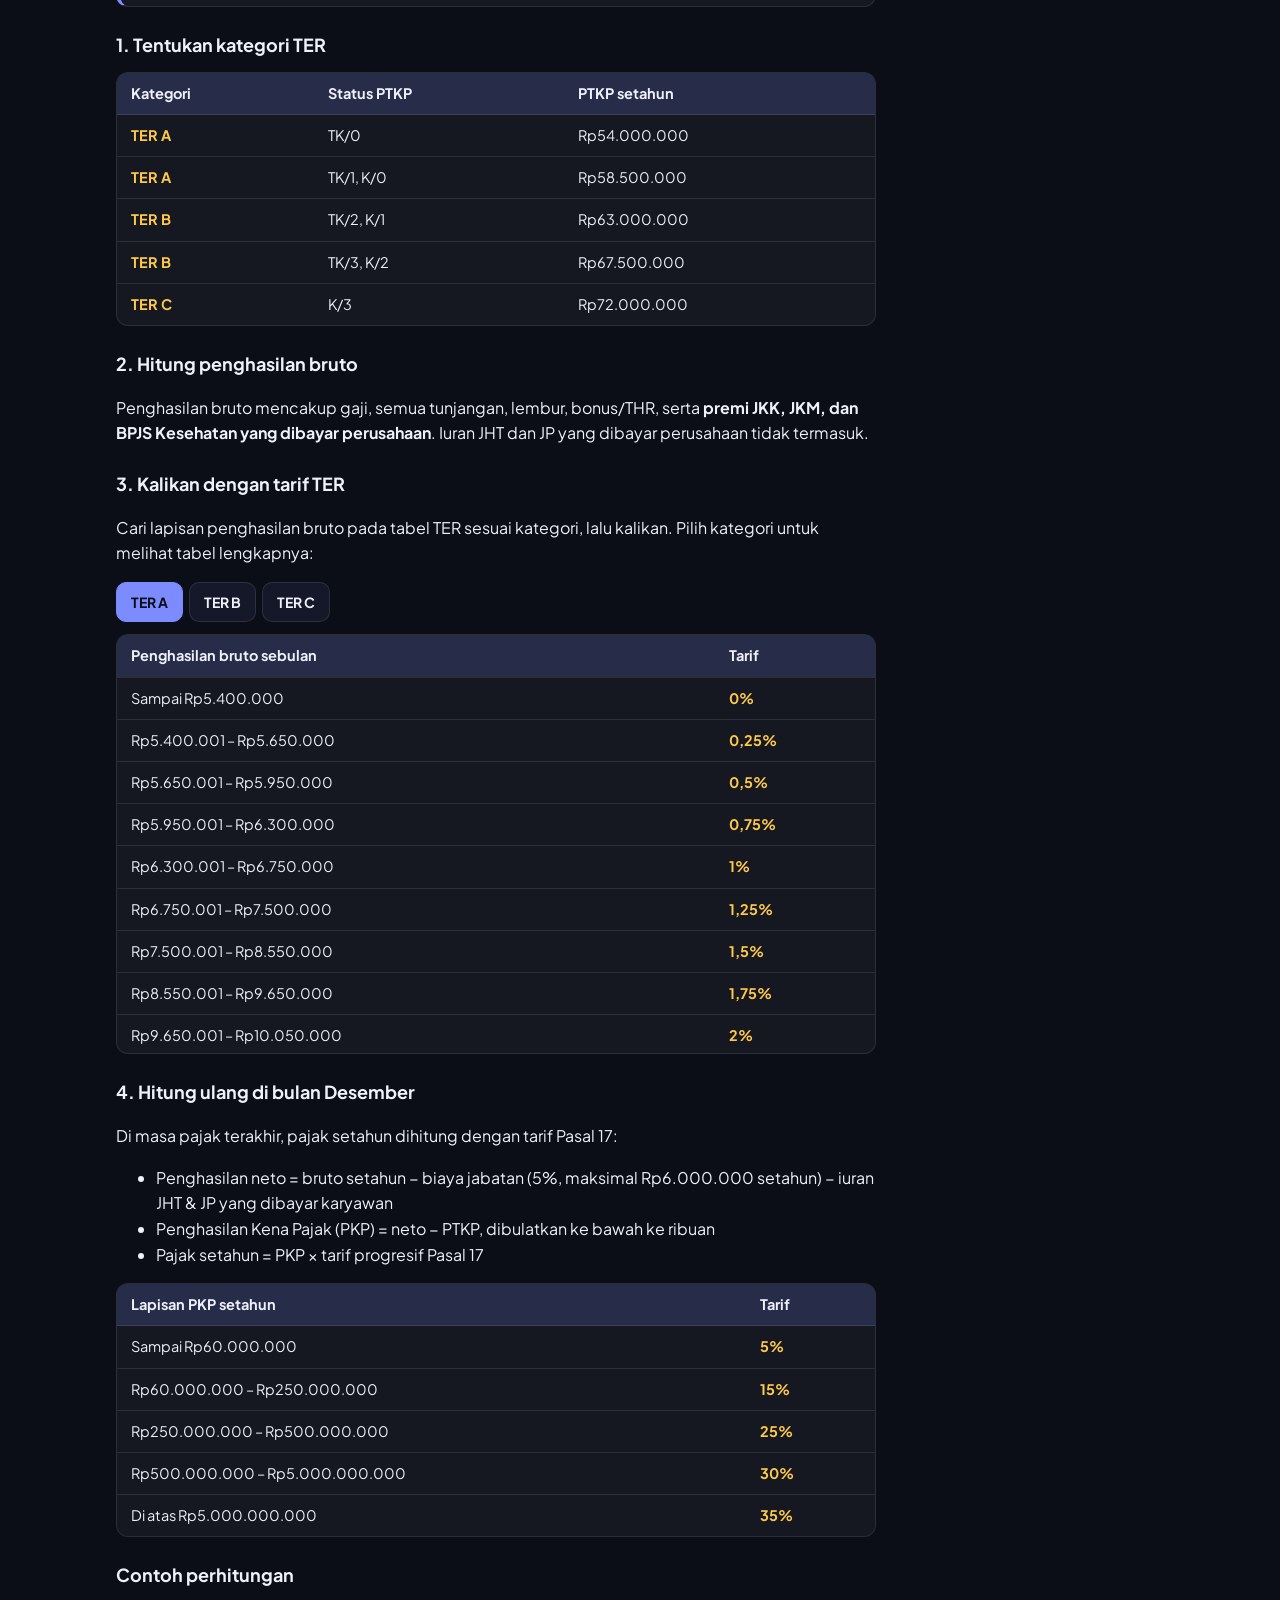
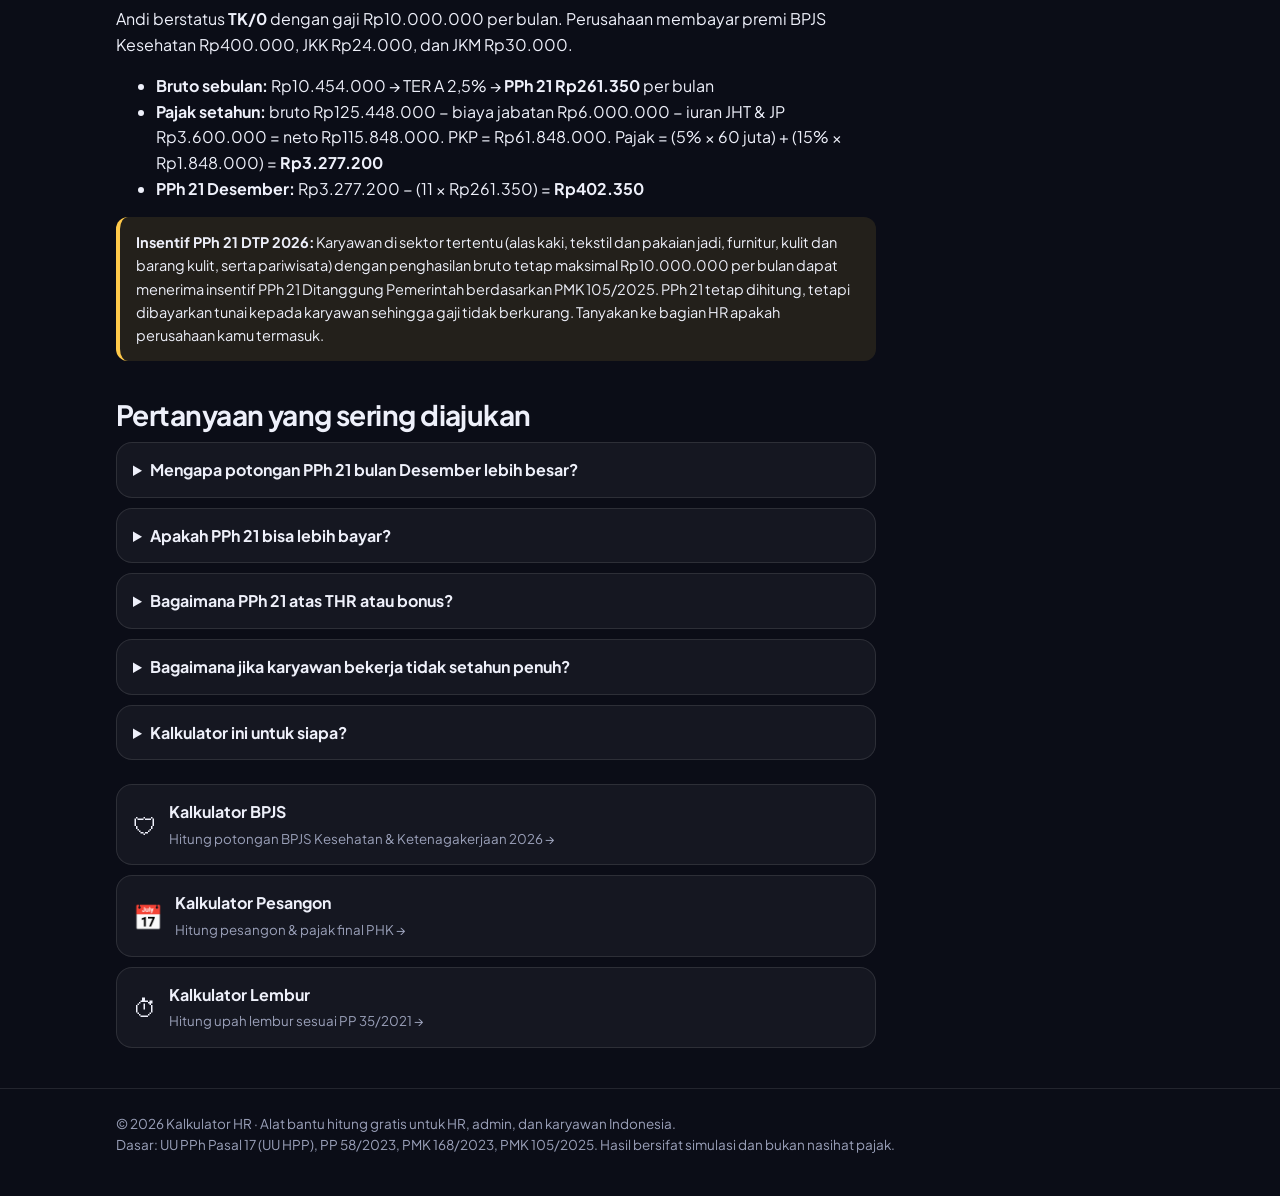
<file: kalkulator-pph21/index.html>
<!doctype html>
<html lang="id">
<head>
<meta charset="utf-8">
<meta name="viewport" content="width=device-width, initial-scale=1">
<title>Kalkulator PPh 21 2026 – Hitung Pajak Gaji dengan Tarif TER</title>
<meta name="description" content="Kalkulator PPh 21 gratis untuk menghitung pajak gaji karyawan tetap dengan tarif TER (PP 58/2023) dan perhitungan ulang Desember. Lengkap dengan PTKP, bonus/THR, dan premi BPJS.">
<meta name="keywords" content="kalkulator pph 21, hitung pph 21, tarif TER, pph 21 TER 2026, pajak gaji karyawan, PTKP 2026, pph 21 desember, pph 21 THR bonus">
<!-- Ganti alamat ini jika nanti pakai domain sendiri -->
<link rel="canonical" href="https://fahrurrozim67-beep.github.io/kalkulator-hr/kalkulator-pph21/">
<meta property="og:type" content="website">
<meta property="og:url" content="https://fahrurrozim67-beep.github.io/kalkulator-hr/kalkulator-pph21/">
<meta property="og:title" content="Kalkulator PPh 21 2026 – Tarif TER & Hitung Ulang Desember">
<meta property="og:description" content="Hitung PPh 21 bulanan dengan TER dan simulasi setahun sesuai Pasal 17. Gratis, tanpa daftar.">
<meta name="theme-color" content="#0B0D17">
<link rel="preconnect" href="https://fonts.googleapis.com">
<link rel="preconnect" href="https://fonts.gstatic.com" crossorigin>
<link href="https://fonts.googleapis.com/css2?family=Plus+Jakarta+Sans:wght@400;500;600;700;800&display=swap" rel="stylesheet">

<!-- ===== TEMPAT KODE GOOGLE ADSENSE (tempel di sini setelah disetujui) ===== -->

<script type="application/ld+json">
{
  "@context": "https://schema.org",
  "@graph": [
    {
      "@type": "WebApplication",
      "name": "Kalkulator PPh 21",
      "applicationCategory": "BusinessApplication",
      "operatingSystem": "Web",
      "inLanguage": "id",
      "offers": { "@type": "Offer", "price": "0", "priceCurrency": "IDR" },
      "description": "Kalkulator PPh 21 karyawan tetap dengan tarif efektif rata-rata (TER) dan perhitungan ulang Desember sesuai Pasal 17 UU PPh."
    },
    {
      "@type": "FAQPage",
      "mainEntity": [
        { "@type": "Question", "name": "Bagaimana cara menghitung PPh 21 dengan TER?",
          "acceptedAnswer": { "@type": "Answer", "text": "Untuk masa pajak Januari sampai November, PPh 21 = penghasilan bruto sebulan x tarif efektif rata-rata (TER) sesuai kategori PTKP. Di bulan Desember, pajak setahun dihitung ulang dengan tarif Pasal 17, lalu dikurangi PPh 21 yang sudah dipotong Januari sampai November." } },
        { "@type": "Question", "name": "Apa saja kategori TER PPh 21?",
          "acceptedAnswer": { "@type": "Answer", "text": "Kategori A untuk status TK/0, TK/1, dan K/0. Kategori B untuk TK/2, TK/3, K/1, dan K/2. Kategori C untuk K/3." } },
        { "@type": "Question", "name": "Mengapa PPh 21 bulan Desember lebih besar?",
          "acceptedAnswer": { "@type": "Answer", "text": "Karena di bulan Desember dilakukan perhitungan ulang pajak setahun dengan tarif Pasal 17. Selisih antara pajak setahun dan total potongan TER Januari sampai November dibebankan di bulan Desember. Jika selisihnya negatif, kelebihan potongan dikembalikan ke karyawan." } },
        { "@type": "Question", "name": "Apakah premi BPJS yang dibayar perusahaan termasuk penghasilan bruto?",
          "acceptedAnswer": { "@type": "Answer", "text": "Ya. Premi JKK, JKM, dan BPJS Kesehatan yang dibayar pemberi kerja termasuk penghasilan bruto untuk perhitungan PPh 21. Iuran JHT dan Jaminan Pensiun yang dibayar perusahaan tidak termasuk." } }
      ]
    }
  ]
}
</script>

<style>
:root{
  --bg:#f5f4ee; --surface:#ffffff; --ink:#15211d; --muted:#5d6a65; --line:#e3e1d7;
  --brand:#0f6e56; --brand-ink:#ffffff; --brand-soft:#e6f2ec; --accent:#e8932c; --accent-soft:#fdf1e2;
  --warn:#b4371f; --warn-soft:#fbe9e4; --radius:16px;
  --shadow:0 1px 2px rgba(20,33,29,.05),0 8px 24px rgba(20,33,29,.06);
}
@media (prefers-color-scheme:dark){
  :root{
    --bg:#0f1513; --surface:#17201d; --ink:#e8efec; --muted:#9aa8a2; --line:#27332f;
    --brand:#3fb68f; --brand-ink:#08130f; --brand-soft:#16302a; --accent:#f0a64a; --accent-soft:#33261a;
    --warn:#ff8a70; --warn-soft:#3a1f19; --shadow:none;
  }
}
*{box-sizing:border-box}
html{-webkit-text-size-adjust:100%}
body{margin:0;background:var(--bg);color:var(--ink);font-family:"Plus Jakarta Sans",system-ui,-apple-system,"Segoe UI",sans-serif;line-height:1.6;font-size:16px}
a{color:var(--brand)}
.wrap{max-width:1080px;margin:0 auto;padding:0 16px}

header.top{border-bottom:1px solid var(--line);background:var(--surface)}
header.top .wrap{display:flex;align-items:center;justify-content:space-between;height:60px}
.logo{display:flex;align-items:center;gap:10px;font-weight:800;text-decoration:none;color:var(--ink);letter-spacing:-.02em}
.logo-mark{width:30px;height:30px;border-radius:9px;background:var(--brand);color:var(--brand-ink);display:grid;place-items:center;font-size:15px}
nav.top a{font-size:14px;font-weight:600;color:var(--muted);text-decoration:none;margin-left:18px}
nav.top a:hover{color:var(--ink)}
@media(max-width:480px){nav.top a{margin-left:12px;font-size:13px}nav.top a[href="#faq"]{display:none}}

.hero{padding:40px 0 24px}
.badge{display:inline-flex;align-items:center;gap:6px;background:var(--brand-soft);color:var(--brand);font-weight:700;font-size:12.5px;padding:5px 11px;border-radius:999px;letter-spacing:.02em}
h1{font-size:clamp(28px,5vw,42px);line-height:1.15;letter-spacing:-.03em;margin:14px 0 10px;font-weight:800}
.lead{color:var(--muted);font-size:17px;max-width:640px;margin:0}

.grid{display:grid;grid-template-columns:1fr;gap:20px;padding-bottom:40px}
@media(min-width:900px){.grid{grid-template-columns:minmax(0,1.25fr) minmax(0,1fr);align-items:start}.sticky{position:sticky;top:16px}}
.card{background:var(--surface);border:1px solid var(--line);border-radius:var(--radius);padding:22px;box-shadow:var(--shadow)}
.card + .card{margin-top:20px}
.step{display:flex;align-items:center;gap:10px;margin:0 0 16px;font-size:17px;font-weight:700;letter-spacing:-.01em}
.step span{width:26px;height:26px;border-radius:50%;background:var(--ink);color:var(--surface);display:grid;place-items:center;font-size:13px;flex:none}

label.lbl{display:block;font-size:13.5px;font-weight:600;margin:0 0 6px}
.lbl .opt{font-weight:500;color:var(--muted)}
.hint{font-size:12.5px;color:var(--muted);margin-top:5px}
.field{margin-bottom:16px}
.field:last-child{margin-bottom:0}
.money{position:relative}
.money::before{content:"Rp";position:absolute;left:13px;top:50%;transform:translateY(-50%);color:var(--muted);font-weight:600;font-size:15px}
input[type=text],input[type=number],select{width:100%;font:inherit;font-size:16px;color:var(--ink);background:var(--bg);border:1.5px solid var(--line);border-radius:11px;padding:11px 13px;outline:none;transition:border-color .15s,background .15s}
.money input{padding-left:42px;font-weight:600}
input:focus,select:focus{border-color:var(--brand);background:var(--surface)}
.row2{display:grid;grid-template-columns:1fr 1fr;gap:12px}
@media(max-width:520px){.row2{grid-template-columns:1fr}}

.ptkp{display:grid;grid-template-columns:repeat(4,1fr);gap:6px}
.ptkp button{font:inherit;font-size:14px;font-weight:700;border:1.5px solid var(--line);background:var(--bg);color:var(--ink);border-radius:10px;padding:9px 4px;cursor:pointer;line-height:1.25}
.ptkp button small{display:block;font-weight:500;font-size:11px;color:var(--muted)}
.ptkp button[aria-pressed=true]{border-color:var(--brand);background:var(--brand-soft);color:var(--brand)}
.ptkp-info{font-size:12.5px;color:var(--muted);margin-top:8px}

.prog{display:flex;align-items:flex-start;gap:12px;border:1.5px solid var(--line);border-radius:12px;padding:11px 13px;cursor:pointer;background:var(--bg);margin-bottom:8px;transition:border-color .15s,background .15s}
.prog:has(input:checked){border-color:var(--brand);background:var(--brand-soft)}
.prog input{width:18px;height:18px;margin:3px 0 0;accent-color:var(--brand);flex:none}
.prog b{display:block;font-size:14.5px}
.prog small{display:block;color:var(--muted);font-size:12.5px;line-height:1.45}

.btn{font:inherit;font-weight:700;font-size:14.5px;border-radius:11px;padding:11px 16px;cursor:pointer;border:1.5px solid transparent;display:inline-flex;align-items:center;justify-content:center;gap:7px}
.btn-primary{background:var(--brand);color:var(--brand-ink)}
.btn-line{background:var(--surface);border-color:var(--line);color:var(--ink)}

.result{background:var(--ink);color:var(--surface);border-color:var(--ink)}
@media (prefers-color-scheme:dark){.result{background:#0b2a21;border-color:#1d4a3c;color:var(--ink)}}
.result .k{font-size:13px;opacity:.75;font-weight:600}
.total{font-size:clamp(30px,6vw,40px);font-weight:800;letter-spacing:-.03em;line-height:1.1;margin:4px 0 6px;font-variant-numeric:tabular-nums}
.ter-tag{display:inline-block;font-size:12.5px;font-weight:700;background:rgba(255,255,255,.12);padding:3px 9px;border-radius:999px;margin-bottom:16px}
.stats{display:grid;grid-template-columns:1fr 1fr;gap:10px;margin-bottom:16px}
.stat{background:rgba(255,255,255,.08);border-radius:11px;padding:10px 12px}
.stat b{display:block;font-size:16px;font-variant-numeric:tabular-nums}
.empty{opacity:.75;font-size:14.5px;margin:0 0 12px}
.sec-t{font-size:12px;font-weight:700;text-transform:uppercase;letter-spacing:.05em;opacity:.65;margin:4px 0 6px}
.bd{border-top:1px solid rgba(255,255,255,.15);padding-top:10px;margin-bottom:14px}
.ln{display:flex;justify-content:space-between;gap:10px;font-size:13.5px;padding:5px 0;border-bottom:1px solid rgba(255,255,255,.08);font-variant-numeric:tabular-nums}
.ln span:first-child{opacity:.85}
.ln.sum{font-weight:800;font-size:14.5px;border-bottom:0}
.ln.sum span:first-child{opacity:1}
.ln.minus span:last-child::before{content:"− "}
.desc{background:rgba(232,147,44,.18);border-radius:11px;padding:11px 13px;margin-bottom:14px;font-size:13.5px}
.desc b{font-size:18px;display:block;font-variant-numeric:tabular-nums}
.notes{font-size:12.5px;opacity:.78;margin:0 0 14px;padding-left:18px}
.notes li{margin-bottom:3px}
.actions{display:grid;grid-template-columns:1fr 1fr;gap:10px}
.result .btn-line{background:transparent;color:inherit;border-color:rgba(255,255,255,.25)}
.result .btn-primary{background:var(--accent);color:#1f1405}
.donate{margin-top:14px;background:var(--accent-soft);border:1px solid var(--line);border-radius:var(--radius);padding:16px;font-size:14px}
.donate a{font-weight:700}

article{padding:8px 0 40px}
article h2{font-size:clamp(22px,3.5vw,28px);letter-spacing:-.02em;margin:36px 0 10px;line-height:1.25}
article h3{font-size:18px;margin:24px 0 8px}
.prose{max-width:760px}
.formula{background:var(--surface);border:1px solid var(--line);border-left:4px solid var(--brand);border-radius:12px;padding:14px 16px;font-weight:600;margin:14px 0}
.table-wrap{overflow-x:auto;margin:12px 0;border:1px solid var(--line);border-radius:12px;background:var(--surface)}
article table{border-collapse:collapse;width:100%;font-size:14.5px;min-width:440px}
article th,article td{text-align:left;padding:9px 14px;border-bottom:1px solid var(--line)}
article th{background:var(--brand);color:var(--brand-ink);font-weight:700}
article tr:last-child td{border-bottom:0}
td.x{font-weight:700;color:var(--brand);white-space:nowrap}
.ter-tabs{display:flex;gap:6px;margin:12px 0 0}
.ter-tabs button{font:inherit;font-weight:700;font-size:14px;border:1.5px solid var(--line);background:var(--surface);color:var(--ink);border-radius:10px;padding:8px 14px;cursor:pointer}
.ter-tabs button[aria-pressed=true]{background:var(--brand);color:var(--brand-ink);border-color:var(--brand)}
.ter-scroll{max-height:420px;overflow-y:auto}
.note{background:var(--accent-soft);border-radius:12px;padding:14px 16px;font-size:14.5px;margin:16px 0}
details{background:var(--surface);border:1px solid var(--line);border-radius:12px;padding:14px 16px;margin-bottom:10px}
summary{font-weight:700;cursor:pointer}
details p{margin:10px 0 0}
.related-wrap{display:grid;gap:10px;margin-top:24px}
.related{display:flex;gap:12px;align-items:center;background:var(--surface);border:1px solid var(--line);border-radius:12px;padding:14px 16px;text-decoration:none;color:var(--ink)}
.related:hover{border-color:var(--brand)}
.related b{display:block}
.related small{color:var(--muted)}

footer{border-top:1px solid var(--line);padding:24px 0 40px;color:var(--muted);font-size:13.5px}
.toast{position:fixed;left:50%;bottom:24px;transform:translateX(-50%) translateY(20px);background:var(--ink);color:var(--surface);padding:10px 16px;border-radius:10px;font-size:14px;font-weight:600;opacity:0;transition:.25s;pointer-events:none;z-index:9}
.toast.show{opacity:1;transform:translateX(-50%) translateY(0)}

@media print{
  header.top,article,footer,.donate,.actions,nav{display:none!important}
  body{background:#fff}
  .grid{grid-template-columns:1fr 1fr}
  .result{background:#fff!important;color:#000!important;border:1px solid #000}
  .stat,.desc{background:#f2f2f2}
}
</style>
<link href="https://fonts.googleapis.com/css2?family=Unbounded:wght@600;700&family=JetBrains+Mono:wght@500;700&display=swap" rel="stylesheet">
<link rel="stylesheet" href="../assets/theme.css">
  <script data-goatcounter="https://kalkulator-hr.goatcounter.com/count" async src="../assets/count.js"></script>
</head>
<body>

<header class="top">
  <div class="wrap">
    <a class="logo" href="../"><span class="logo-mark">Rp</span>Kalkulator HR</a>
    <nav class="top"><a href="../">Semua Tools</a><a href="#cara-hitung">Cara Hitung</a><a href="#faq">FAQ</a></nav>
  </div>
</header>

<main class="wrap">
  <section class="hero">
    <span class="badge">✓ Tarif TER PP 58/2023 · Diperbarui Oktober 2026</span>
    <h1>Kalkulator PPh 21 Karyawan</h1>
    <p class="lead">Hitung potongan PPh 21 bulanan dengan tarif TER, lalu lihat perkiraan pajak setahun dan potongan bulan Desember sesuai tarif Pasal 17.</p>
  </section>

  <div class="grid">
    <div>
      <section class="card">
        <h2 class="step"><span>1</span>Status PTKP</h2>
        <div class="ptkp" id="ptkp">
          <button type="button" data-v="TK/0" aria-pressed="true">TK/0<small>lajang</small></button>
          <button type="button" data-v="TK/1" aria-pressed="false">TK/1<small>1 tanggungan</small></button>
          <button type="button" data-v="TK/2" aria-pressed="false">TK/2<small>2 tanggungan</small></button>
          <button type="button" data-v="TK/3" aria-pressed="false">TK/3<small>3 tanggungan</small></button>
          <button type="button" data-v="K/0" aria-pressed="false">K/0<small>menikah</small></button>
          <button type="button" data-v="K/1" aria-pressed="false">K/1<small>+1 anak</small></button>
          <button type="button" data-v="K/2" aria-pressed="false">K/2<small>+2 anak</small></button>
          <button type="button" data-v="K/3" aria-pressed="false">K/3<small>+3 anak</small></button>
        </div>
        <div class="ptkp-info" id="ptkpInfo"></div>
      </section>

      <section class="card">
        <h2 class="step"><span>2</span>Penghasilan per bulan</h2>
        <div class="row2">
          <div class="field">
            <label class="lbl" for="pokok">Gaji pokok</label>
            <div class="money"><input type="text" inputmode="numeric" id="pokok" placeholder="0" autocomplete="off"></div>
          </div>
          <div class="field">
            <label class="lbl" for="tetap">Tunjangan tetap</label>
            <div class="money"><input type="text" inputmode="numeric" id="tetap" placeholder="0" autocomplete="off"></div>
          </div>
        </div>
        <div class="field">
          <label class="lbl" for="lain">Tunjangan lain & lembur <span class="opt">(opsional)</span></label>
          <div class="money"><input type="text" inputmode="numeric" id="lain" placeholder="0" autocomplete="off"></div>
          <div class="hint">Uang makan, transport, lembur, atau tunjangan tidak tetap lain yang diterima rata-rata per bulan.</div>
        </div>
        <div class="field">
          <label class="lbl" for="bonus">Bonus / THR bulan ini <span class="opt">(opsional)</span></label>
          <div class="money"><input type="text" inputmode="numeric" id="bonus" placeholder="0" autocomplete="off"></div>
          <div class="hint">Penghasilan tidak teratur yang diterima sekali di bulan ini. Akan dihitung sekali dalam simulasi setahun.</div>
        </div>
      </section>

      <section class="card">
        <h2 class="step"><span>3</span>BPJS</h2>
        <label class="prog"><input type="checkbox" id="premi" checked><span><b>Tambahkan premi BPJS dari perusahaan ke bruto</b><small>JKK, JKM, dan BPJS Kesehatan 4% yang dibayar perusahaan wajib dihitung sebagai penghasilan bruto.</small></span></label>
        <label class="prog"><input type="checkbox" id="iuran" checked><span><b>Karyawan membayar JHT 2% & JP 1%</b><small>Iuran ini mengurangi penghasilan neto dalam perhitungan pajak setahun.</small></span></label>
        <div class="field" style="margin-top:8px">
          <label class="lbl" for="jkk">Tingkat risiko kerja (JKK)</label>
          <select id="jkk">
            <option value="1">Sangat rendah – 0,24%</option>
            <option value="2">Rendah – 0,54%</option>
            <option value="3">Sedang – 0,89%</option>
            <option value="4">Tinggi – 1,27%</option>
            <option value="5">Sangat tinggi – 1,74%</option>
          </select>
        </div>
      </section>
    </div>

    <aside class="sticky">
      <section class="card result" aria-live="polite">
        <div class="k" id="mainLabel">PPh 21 bulan ini (Jan–Nov)</div>
        <div class="total" id="pphBulan">Rp0</div>
        <div class="ter-tag" id="terTag">TER A · 0%</div>
        <div class="stats">
          <div class="stat"><span class="k">Penghasilan bruto</span><b id="bruto">Rp0</b></div>
          <div class="stat"><span class="k">Bulan tanpa bonus</span><b id="pphRutin">Rp0</b></div>
        </div>
        <div id="detail"></div>
        <ul class="notes" id="notes"></ul>
        <div class="actions">
          <button type="button" class="btn btn-line" id="btnPrint">Cetak</button>
          <button type="button" class="btn btn-primary" id="btnCopy">Salin hasil</button>
        </div>
      </section>
      <!-- Kotak donasi disembunyikan: hapus atribut "hidden" setelah link Saweria/Trakteer siap -->
  <div class="donate" hidden>
        ☕ Kalkulator ini bermanfaat? Dukung pengembangannya lewat <!-- GANTI link di bawah dengan link Saweria/Trakteer kamu --><a href="#" target="_blank" rel="noopener">traktir kopi</a> agar tetap gratis dan terus diperbarui.
      </div>
      <!-- ===== SLOT IKLAN SAMPING (AdSense) ===== -->
    </aside>
  </div>

  <!-- ===== SLOT IKLAN TENGAH (AdSense) ===== -->

  <article class="prose">
    <h2 id="cara-hitung">Cara menghitung PPh 21 dengan TER</h2>
    <p>Sejak 2024, pemotongan PPh 21 karyawan tetap memakai <strong>Tarif Efektif Rata-rata (TER)</strong> sesuai PP 58/2023 dan PMK 168/2023. Perhitungannya dibagi menjadi dua tahap.</p>
    <div class="formula">Januari–November: PPh 21 = Penghasilan bruto sebulan × Tarif TER<br>Desember: PPh 21 = Pajak setahun (Pasal 17) − PPh 21 Januari–November</div>

    <h3>1. Tentukan kategori TER</h3>
    <div class="table-wrap"><table>
      <thead><tr><th>Kategori</th><th>Status PTKP</th><th>PTKP setahun</th></tr></thead>
      <tbody>
        <tr><td class="x">TER A</td><td>TK/0</td><td>Rp54.000.000</td></tr>
        <tr><td class="x">TER A</td><td>TK/1, K/0</td><td>Rp58.500.000</td></tr>
        <tr><td class="x">TER B</td><td>TK/2, K/1</td><td>Rp63.000.000</td></tr>
        <tr><td class="x">TER B</td><td>TK/3, K/2</td><td>Rp67.500.000</td></tr>
        <tr><td class="x">TER C</td><td>K/3</td><td>Rp72.000.000</td></tr>
      </tbody>
    </table></div>

    <h3>2. Hitung penghasilan bruto</h3>
    <p>Penghasilan bruto mencakup gaji, semua tunjangan, lembur, bonus/THR, serta <strong>premi JKK, JKM, dan BPJS Kesehatan yang dibayar perusahaan</strong>. Iuran JHT dan JP yang dibayar perusahaan tidak termasuk.</p>

    <h3>3. Kalikan dengan tarif TER</h3>
    <p>Cari lapisan penghasilan bruto pada tabel TER sesuai kategori, lalu kalikan. Pilih kategori untuk melihat tabel lengkapnya:</p>
    <div class="ter-tabs" id="terTabs">
      <button type="button" data-k="A" aria-pressed="true">TER A</button>
      <button type="button" data-k="B" aria-pressed="false">TER B</button>
      <button type="button" data-k="C" aria-pressed="false">TER C</button>
    </div>
    <div class="table-wrap ter-scroll"><table>
      <thead><tr><th>Penghasilan bruto sebulan</th><th>Tarif</th></tr></thead>
      <tbody id="terBody"></tbody>
    </table></div>

    <h3>4. Hitung ulang di bulan Desember</h3>
    <p>Di masa pajak terakhir, pajak setahun dihitung dengan tarif Pasal 17:</p>
    <ul>
      <li>Penghasilan neto = bruto setahun − biaya jabatan (5%, maksimal Rp6.000.000 setahun) − iuran JHT & JP yang dibayar karyawan</li>
      <li>Penghasilan Kena Pajak (PKP) = neto − PTKP, dibulatkan ke bawah ke ribuan</li>
      <li>Pajak setahun = PKP × tarif progresif Pasal 17</li>
    </ul>
    <div class="table-wrap"><table>
      <thead><tr><th>Lapisan PKP setahun</th><th>Tarif</th></tr></thead>
      <tbody>
        <tr><td>Sampai Rp60.000.000</td><td class="x">5%</td></tr>
        <tr><td>Rp60.000.000 – Rp250.000.000</td><td class="x">15%</td></tr>
        <tr><td>Rp250.000.000 – Rp500.000.000</td><td class="x">25%</td></tr>
        <tr><td>Rp500.000.000 – Rp5.000.000.000</td><td class="x">30%</td></tr>
        <tr><td>Di atas Rp5.000.000.000</td><td class="x">35%</td></tr>
      </tbody>
    </table></div>

    <h3>Contoh perhitungan</h3>
    <p>Andi berstatus <strong>TK/0</strong> dengan gaji Rp10.000.000 per bulan. Perusahaan membayar premi BPJS Kesehatan Rp400.000, JKK Rp24.000, dan JKM Rp30.000.</p>
    <ul>
      <li><strong>Bruto sebulan:</strong> Rp10.454.000 → TER A 2,5% → <strong>PPh 21 Rp261.350</strong> per bulan</li>
      <li><strong>Pajak setahun:</strong> bruto Rp125.448.000 − biaya jabatan Rp6.000.000 − iuran JHT & JP Rp3.600.000 = neto Rp115.848.000. PKP = Rp61.848.000. Pajak = (5% × 60 juta) + (15% × Rp1.848.000) = <strong>Rp3.277.200</strong></li>
      <li><strong>PPh 21 Desember:</strong> Rp3.277.200 − (11 × Rp261.350) = <strong>Rp402.350</strong></li>
    </ul>

    <div class="note"><strong>Insentif PPh 21 DTP 2026:</strong> Karyawan di sektor tertentu (alas kaki, tekstil dan pakaian jadi, furnitur, kulit dan barang kulit, serta pariwisata) dengan penghasilan bruto tetap maksimal Rp10.000.000 per bulan dapat menerima insentif PPh 21 Ditanggung Pemerintah berdasarkan PMK 105/2025. PPh 21 tetap dihitung, tetapi dibayarkan tunai kepada karyawan sehingga gaji tidak berkurang. Tanyakan ke bagian HR apakah perusahaan kamu termasuk.</div>

    <h2 id="faq">Pertanyaan yang sering diajukan</h2>
    <details><summary>Mengapa potongan PPh 21 bulan Desember lebih besar?</summary><p>TER adalah tarif rata-rata yang sengaja dibuat sederhana. Di bulan Desember, pajak setahun dihitung dengan tarif Pasal 17 setelah dikurangi biaya jabatan, iuran JHT/JP, dan PTKP. Selisihnya dibebankan di bulan Desember, sehingga jumlahnya bisa lebih besar atau lebih kecil dari bulan biasa.</p></details>
    <details><summary>Apakah PPh 21 bisa lebih bayar?</summary><p>Bisa, misalnya jika ada bonus besar di bulan tertentu. Jika total potongan Januari–November melebihi pajak setahun, kelebihannya dikembalikan oleh perusahaan kepada karyawan di bulan Desember.</p></details>
    <details><summary>Bagaimana PPh 21 atas THR atau bonus?</summary><p>THR dan bonus digabung dengan gaji di bulan diterimanya, lalu dikalikan tarif TER. Karena bruto bulan itu lebih besar, tarif TER-nya juga lebih tinggi. Selisihnya akan disesuaikan saat perhitungan ulang di bulan Desember.</p></details>
    <details><summary>Bagaimana jika karyawan bekerja tidak setahun penuh?</summary><p>Perhitungan ulang dilakukan di bulan terakhir bekerja, menggunakan penghasilan dan PTKP yang disetahunkan sesuai ketentuan. Kalkulator ini mengasumsikan karyawan bekerja penuh Januari–Desember dengan gaji yang sama setiap bulan.</p></details>
    <details><summary>Kalkulator ini untuk siapa?</summary><p>Untuk pegawai tetap yang menerima gaji bulanan. Pegawai tidak tetap atau harian menggunakan TER harian, sedangkan bukan pegawai seperti tenaga ahli memakai skema yang berbeda.</p></details>

    <div class="related-wrap">
      <a class="related" href="../kalkulator-bpjs/"><span style="font-size:24px">🛡</span><span><b>Kalkulator BPJS</b><small>Hitung potongan BPJS Kesehatan & Ketenagakerjaan 2026 →</small></span></a>
      <a class="related" href="../kalkulator-pesangon/"><span style="font-size:24px">📅</span><span><b>Kalkulator Pesangon</b><small>Hitung pesangon & pajak final PHK →</small></span></a>
      <a class="related" href="../kalkulator-lembur/"><span style="font-size:24px">⏱</span><span><b>Kalkulator Lembur</b><small>Hitung upah lembur sesuai PP 35/2021 →</small></span></a>
    </div>
  </article>
</main>

<footer>
  <div class="wrap">
    © <span id="yr"></span> Kalkulator HR · Alat bantu hitung gratis untuk HR, admin, dan karyawan Indonesia.<br>
    Dasar: UU PPh Pasal 17 (UU HPP), PP 58/2023, PMK 168/2023, PMK 105/2025. Hasil bersifat simulasi dan bukan nasihat pajak.
  </div>
</footer>

<div class="toast" id="toast">Hasil disalin</div>

<script>
// ===CALC-START===
/* Tarif TER bulanan PP 58/2023: [batas atas bruto, tarif]. Baris terakhir berlaku untuk di atasnya. */
const TER = {
  A: [[5400000,0],[5650000,.0025],[5950000,.005],[6300000,.0075],[6750000,.01],[7500000,.0125],[8550000,.015],[9650000,.0175],[10050000,.02],[10350000,.0225],[10700000,.025],[11050000,.03],[11600000,.035],[12500000,.04],[13750000,.05],[15100000,.06],[16950000,.07],[19750000,.08],[24150000,.09],[26450000,.10],[28000000,.11],[30050000,.12],[32400000,.13],[35400000,.14],[39100000,.15],[43850000,.16],[47800000,.17],[51400000,.18],[56300000,.19],[62200000,.20],[68600000,.21],[77500000,.22],[89000000,.23],[103000000,.24],[125000000,.25],[157000000,.26],[206000000,.27],[337000000,.28],[454000000,.29],[550000000,.30],[695000000,.31],[910000000,.32],[1400000000,.33],[Infinity,.34]],
  B: [[6200000,0],[6500000,.0025],[6850000,.005],[7300000,.0075],[9200000,.01],[10750000,.015],[11250000,.02],[11600000,.025],[12600000,.03],[13600000,.04],[14950000,.05],[16400000,.06],[18450000,.07],[21850000,.08],[26000000,.09],[27700000,.10],[29350000,.11],[31450000,.12],[33950000,.13],[37100000,.14],[41100000,.15],[45800000,.16],[49500000,.17],[53800000,.18],[58500000,.19],[64000000,.20],[71000000,.21],[80000000,.22],[93000000,.23],[109000000,.24],[129000000,.25],[163000000,.26],[211000000,.27],[374000000,.28],[459000000,.29],[555000000,.30],[704000000,.31],[957000000,.32],[1405000000,.33],[Infinity,.34]],
  C: [[6600000,0],[6950000,.0025],[7350000,.005],[7800000,.0075],[8850000,.01],[9800000,.0125],[10950000,.015],[11200000,.0175],[12050000,.02],[12950000,.03],[14150000,.04],[15550000,.05],[17050000,.06],[19500000,.07],[22700000,.08],[26600000,.09],[28100000,.10],[30100000,.11],[32600000,.12],[35400000,.13],[38900000,.14],[43000000,.15],[47400000,.16],[51200000,.17],[55800000,.18],[60400000,.19],[66700000,.20],[74500000,.21],[83200000,.22],[95600000,.23],[110000000,.24],[134000000,.25],[169000000,.26],[221000000,.27],[390000000,.28],[463000000,.29],[561000000,.30],[709000000,.31],[965000000,.32],[1419000000,.33],[Infinity,.34]]
};
const PTKP = { 'TK/0':54e6, 'TK/1':58.5e6, 'TK/2':63e6, 'TK/3':67.5e6, 'K/0':58.5e6, 'K/1':63e6, 'K/2':67.5e6, 'K/3':72e6 };
const KATEGORI = { 'TK/0':'A', 'TK/1':'A', 'K/0':'A', 'TK/2':'B', 'TK/3':'B', 'K/1':'B', 'K/2':'B', 'K/3':'C' };
const PASAL17 = [[60e6,.05],[250e6,.15],[500e6,.25],[5e9,.30],[Infinity,.35]];
const BPJS = { kesBatas:12e6, jpBatas:11086300, jkm:.003, jkk:{ '1':.0024, '2':.0054, '3':.0089, '4':.0127, '5':.0174 } };

function tarifTER(kat, bruto){
  for (const [atas, t] of TER[kat]) if (bruto <= atas) return t;
  return .34;
}
function pajakPasal17(pkp){
  let sisa = pkp, prev = 0, pajak = 0;
  for (const [atas, t] of PASAL17){
    const lapis = Math.min(sisa, atas - prev);
    if (lapis <= 0) break;
    pajak += lapis * t; sisa -= lapis; prev = atas;
  }
  return pajak;
}
function hitungPPh21(o){
  const kat = KATEGORI[o.status], ptkp = PTKP[o.status];
  const upahBpjs = o.pokok + o.tetap;
  const premi = o.premi ? Math.min(upahBpjs, BPJS.kesBatas) * .04 + upahBpjs * (BPJS.jkk[o.kelasJkk] || BPJS.jkk['1']) + upahBpjs * BPJS.jkm : 0;
  const iuranBulan = o.iuran ? upahBpjs * .02 + Math.min(upahBpjs, BPJS.jpBatas) * .01 : 0;

  const brutoRutin = o.pokok + o.tetap + o.lain + premi;
  const brutoBulan = brutoRutin + o.bonus;
  const tRutin = tarifTER(kat, brutoRutin), tBulan = tarifTER(kat, brutoBulan);
  const pphRutin = Math.floor(brutoRutin * tRutin);
  const pphBulan = Math.floor(brutoBulan * tBulan);

  // Simulasi setahun: 12 bulan rutin + bonus sekali (diasumsikan diterima di salah satu bulan Jan–Nov)
  const brutoSetahun = brutoRutin * 12 + o.bonus;
  const biayaJabatan = Math.min(brutoSetahun * .05, 6e6);
  const iuranSetahun = iuranBulan * 12;
  const neto = brutoSetahun - biayaJabatan - iuranSetahun;
  const pkp = Math.max(0, Math.floor((neto - ptkp) / 1000) * 1000);
  const pajakSetahun = Math.floor(pajakPasal17(pkp));
  const terJanNov = o.bonus > 0 ? pphRutin * 10 + pphBulan : pphRutin * 11;
  const desember = pajakSetahun - terJanNov;

  return { kat, ptkp, premi, iuranBulan, brutoRutin, brutoBulan, tRutin, tBulan, pphRutin, pphBulan,
           brutoSetahun, biayaJabatan, iuranSetahun, neto, pkp, pajakSetahun, terJanNov, desember };
}
// ===CALC-END===

const $ = s => document.querySelector(s);
const rp = n => (n < 0 ? '−Rp' : 'Rp') + Math.round(Math.abs(n)).toLocaleString('id-ID');
const parseRp = s => Number(String(s).replace(/\D/g, '')) || 0;
const pct = x => (x * 100).toLocaleString('id-ID', { maximumFractionDigits:2 }) + '%';
let status = 'TK/0';

$('#ptkp').addEventListener('click', e => {
  const b = e.target.closest('button'); if (!b) return;
  $('#ptkp').querySelectorAll('button').forEach(x => x.setAttribute('aria-pressed', x === b));
  status = b.dataset.v; calc();
});
document.querySelectorAll('.money input').forEach(inp => {
  inp.addEventListener('input', () => {
    const v = parseRp(inp.value);
    inp.value = v ? v.toLocaleString('id-ID') : '';
    calc();
  });
});
['#premi', '#iuran', '#jkk'].forEach(s => $(s).addEventListener('input', calc));

let lastSummary = '';
function calc(){
  const o = { status, pokok:parseRp($('#pokok').value), tetap:parseRp($('#tetap').value), lain:parseRp($('#lain').value),
              bonus:parseRp($('#bonus').value), premi:$('#premi').checked, iuran:$('#iuran').checked, kelasJkk:$('#jkk').value };
  const h = hitungPPh21(o);
  $('#ptkpInfo').textContent = `Kategori TER ${h.kat} · PTKP ${rp(h.ptkp)} per tahun`;

  $('#mainLabel').textContent = o.bonus > 0 ? 'PPh 21 bulan ini (dengan bonus/THR)' : 'PPh 21 per bulan (Jan–Nov)';
  $('#pphBulan').textContent = rp(h.pphBulan);
  $('#terTag').textContent = `TER ${h.kat} · ${pct(h.tBulan)}`;
  $('#bruto').textContent = rp(h.brutoBulan);
  $('#pphRutin').textContent = rp(h.pphRutin);

  if (!(o.pokok + o.tetap + o.lain)){
    $('#detail').innerHTML = '<p class="empty">Masukkan gaji untuk mulai menghitung.</p>';
    $('#notes').innerHTML = ''; lastSummary = ''; return;
  }

  const descLabel = h.desember >= 0 ? 'Perkiraan PPh 21 bulan Desember' : 'Perkiraan lebih potong (dikembalikan di Desember)';
  $('#detail').innerHTML = `
    <div class="bd">
      <div class="sec-t">Rincian bruto sebulan</div>
      <div class="ln"><span>Gaji & tunjangan</span><span>${rp(o.pokok + o.tetap + o.lain)}</span></div>
      ${o.premi ? `<div class="ln"><span>Premi BPJS dari perusahaan</span><span>${rp(h.premi)}</span></div>` : ''}
      ${o.bonus ? `<div class="ln"><span>Bonus / THR</span><span>${rp(o.bonus)}</span></div>` : ''}
      <div class="ln sum"><span>Bruto × TER ${pct(h.tBulan)}</span><span>${rp(h.pphBulan)}</span></div>
    </div>
    <div class="bd">
      <div class="sec-t">Simulasi pajak setahun</div>
      <div class="ln"><span>Bruto setahun</span><span>${rp(h.brutoSetahun)}</span></div>
      <div class="ln minus"><span>Biaya jabatan</span><span>${rp(h.biayaJabatan)}</span></div>
      ${o.iuran ? `<div class="ln minus"><span>Iuran JHT & JP karyawan</span><span>${rp(h.iuranSetahun)}</span></div>` : ''}
      <div class="ln minus"><span>PTKP ${status}</span><span>${rp(h.ptkp)}</span></div>
      <div class="ln"><span>PKP (dibulatkan)</span><span>${rp(h.pkp)}</span></div>
      <div class="ln sum"><span>Pajak setahun (Pasal 17)</span><span>${rp(h.pajakSetahun)}</span></div>
      <div class="ln minus"><span>Sudah dipotong Jan–Nov (TER)</span><span>${rp(h.terJanNov)}</span></div>
    </div>
    <div class="desc">${descLabel}<b>${rp(Math.abs(h.desember))}</b></div>`;

  const notes = ['Simulasi mengasumsikan gaji sama setiap bulan dan bekerja penuh Januari–Desember.'];
  if (o.bonus) notes.push('Bonus/THR dihitung sekali dalam setahun, di salah satu bulan Januari–November.');
  if (h.pphRutin === 0 && !o.bonus) notes.push('Penghasilan bruto masih di bawah batas TER, sehingga tidak ada potongan bulanan.');
  $('#notes').innerHTML = notes.map(n => `<li>${n}</li>`).join('');

  lastSummary = ['HASIL PERHITUNGAN PPh 21 (TER)',
    `Status PTKP: ${status} (TER ${h.kat})`,
    `Penghasilan bruto bulan ini: ${rp(h.brutoBulan)}`,
    `PPh 21 bulan ini: ${rp(h.pphBulan)} (TER ${pct(h.tBulan)})`,
    o.bonus ? `PPh 21 bulan tanpa bonus: ${rp(h.pphRutin)}` : '', '',
    `Pajak setahun (Pasal 17): ${rp(h.pajakSetahun)}`,
    `Dipotong Jan–Nov: ${rp(h.terJanNov)}`,
    `${descLabel}: ${rp(Math.abs(h.desember))}`].filter((l, i, a) => l !== '' || a[i - 1] !== '').join('\n');
}

function renderTer(k){
  let prev = 0;
  $('#terBody').innerHTML = TER[k].map(([atas, t]) => {
    const f = n => n.toLocaleString('id-ID');
    const r = atas === Infinity ? `Di atas Rp${f(prev)}` : prev === 0 ? `Sampai Rp${f(atas)}` : `Rp${f(prev + 1)} – Rp${f(atas)}`;
    prev = atas;
    return `<tr><td>${r}</td><td class="x">${pct(t)}</td></tr>`;
  }).join('');
}
$('#terTabs').addEventListener('click', e => {
  const b = e.target.closest('button'); if (!b) return;
  $('#terTabs').querySelectorAll('button').forEach(x => x.setAttribute('aria-pressed', x === b));
  renderTer(b.dataset.k);
});

$('#btnCopy').addEventListener('click', async () => {
  if (!lastSummary) return toast('Isi data gaji dulu');
  try { await navigator.clipboard.writeText(lastSummary); toast('Hasil disalin'); }
  catch(e){ toast('Gagal menyalin'); }
});
$('#btnPrint').addEventListener('click', () => window.print());
function toast(t){ const el = $('#toast'); el.textContent = t; el.classList.add('show'); setTimeout(() => el.classList.remove('show'), 1800); }

$('#yr').textContent = new Date().getFullYear();
renderTer('A');
calc();
</script>
</body>
</html>
</file>
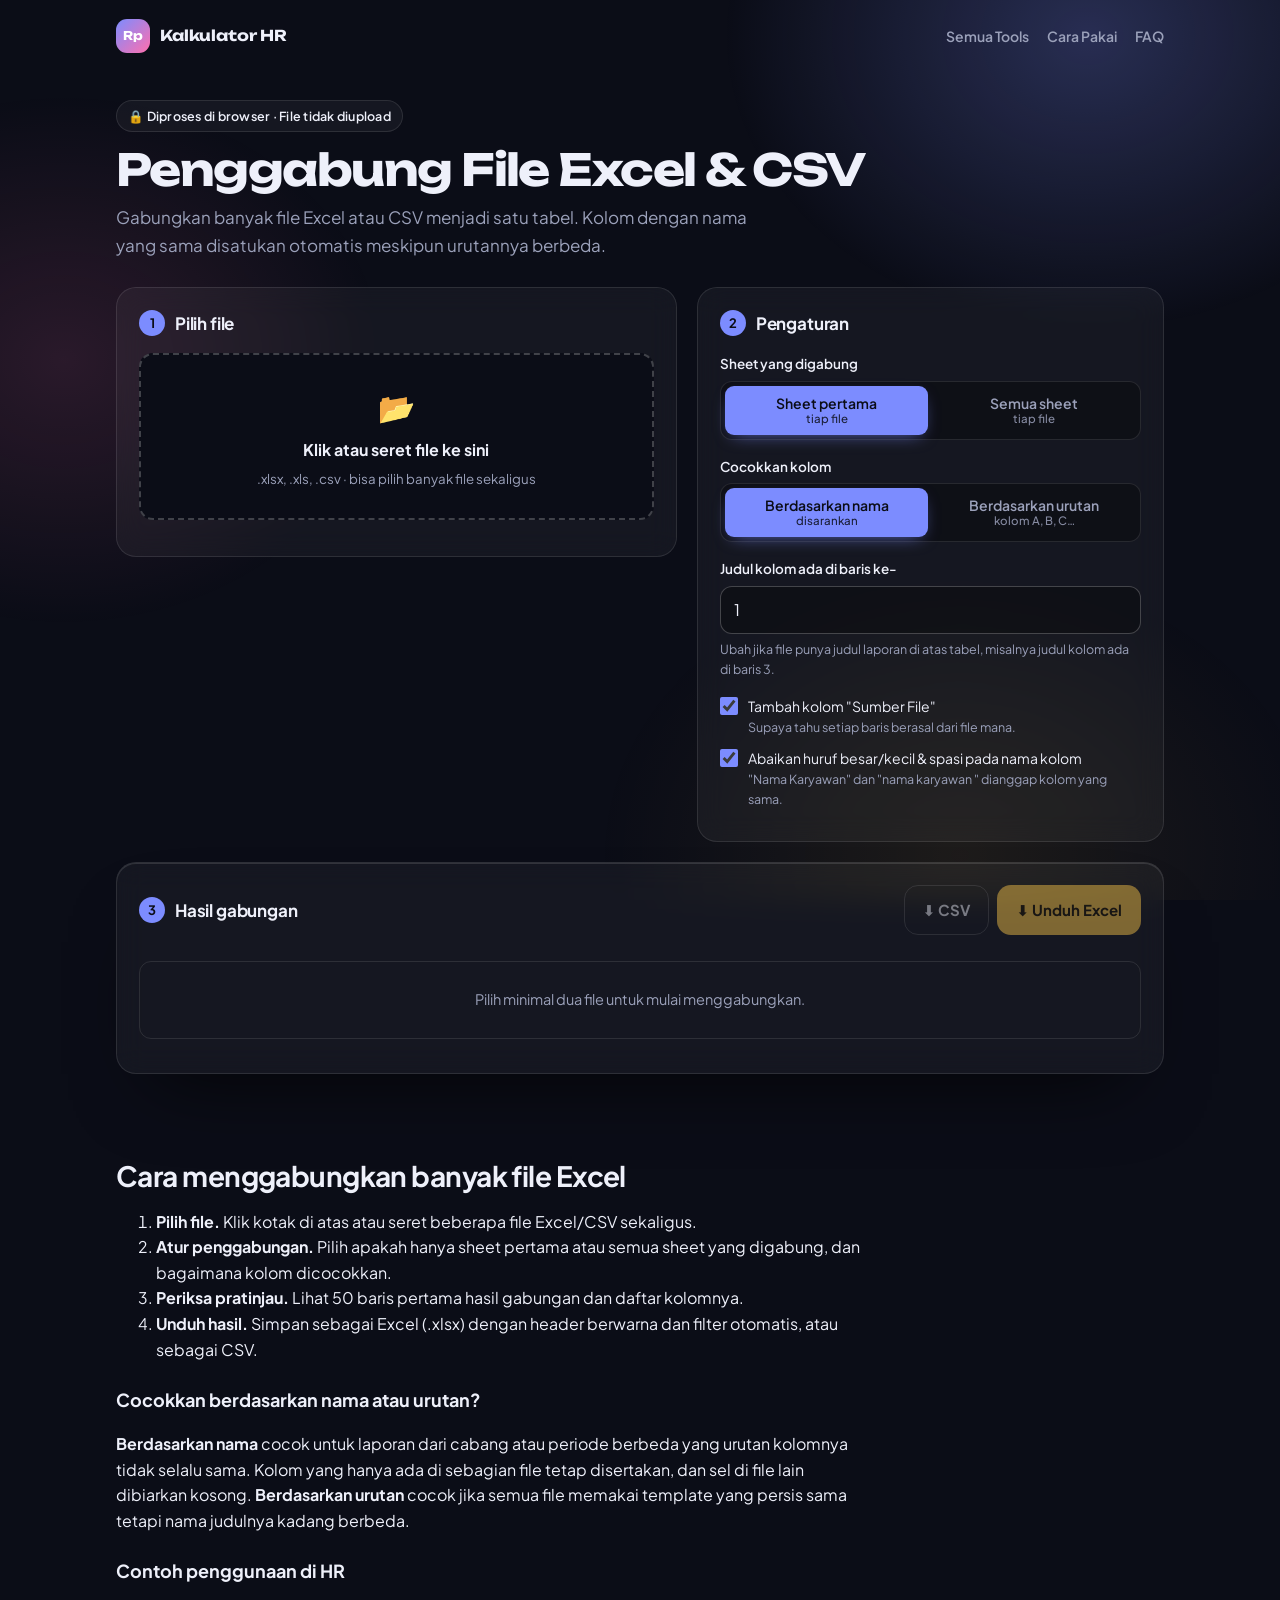
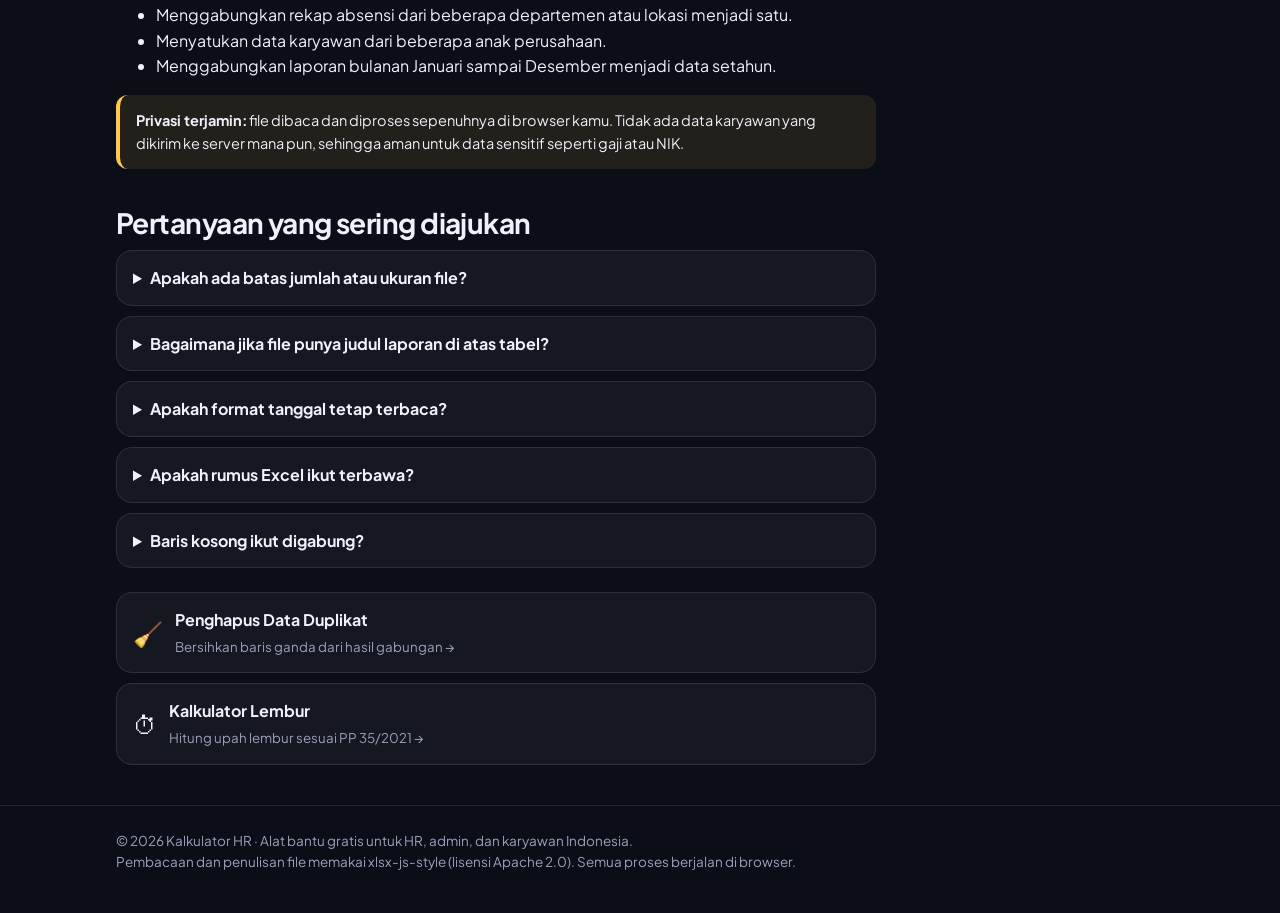
<file: penggabung-excel/index.html>
<!doctype html>
<html lang="id">
<head>
<meta charset="utf-8">
<meta name="viewport" content="width=device-width, initial-scale=1">
<title>Penggabung File Excel Online Gratis – Gabung Banyak Excel & CSV Jadi Satu</title>
<meta name="description" content="Gabungkan banyak file Excel (.xlsx, .xls) dan CSV menjadi satu file secara online dan gratis. Kolom dicocokkan otomatis berdasarkan nama, dan semua proses berjalan di browser tanpa upload ke server.">
<meta name="keywords" content="gabung file excel, menggabungkan excel, merge excel online, gabung csv, gabung banyak sheet excel, combine excel files, penggabung excel">
<!-- Ganti alamat ini jika nanti pakai domain sendiri -->
<link rel="canonical" href="https://fahrurrozim67-beep.github.io/kalkulator-hr/penggabung-excel/">
<meta property="og:type" content="website">
<meta property="og:url" content="https://fahrurrozim67-beep.github.io/kalkulator-hr/penggabung-excel/">
<meta property="og:title" content="Penggabung File Excel Online Gratis">
<meta property="og:description" content="Gabungkan banyak file Excel & CSV jadi satu, langsung di browser. Data tidak dikirim ke server.">
<meta name="theme-color" content="#0B0D17">
<link rel="preconnect" href="https://fonts.googleapis.com">
<link rel="preconnect" href="https://fonts.gstatic.com" crossorigin>
<link href="https://fonts.googleapis.com/css2?family=Plus+Jakarta+Sans:wght@400;500;600;700;800&display=swap" rel="stylesheet">

<!-- ===== TEMPAT KODE GOOGLE ADSENSE (tempel di sini setelah disetujui) ===== -->

<script type="application/ld+json">
{
  "@context": "https://schema.org",
  "@graph": [
    {
      "@type": "WebApplication",
      "name": "Penggabung File Excel",
      "applicationCategory": "BusinessApplication",
      "operatingSystem": "Web",
      "inLanguage": "id",
      "offers": { "@type": "Offer", "price": "0", "priceCurrency": "IDR" },
      "description": "Tool online untuk menggabungkan banyak file Excel dan CSV menjadi satu, diproses sepenuhnya di browser."
    },
    {
      "@type": "FAQPage",
      "mainEntity": [
        { "@type": "Question", "name": "Apakah file saya diupload ke server?",
          "acceptedAnswer": { "@type": "Answer", "text": "Tidak. Semua file dibaca dan digabungkan langsung di browser kamu. Tidak ada data yang dikirim ke server." } },
        { "@type": "Question", "name": "Bagaimana jika urutan kolom tiap file berbeda?",
          "acceptedAnswer": { "@type": "Answer", "text": "Pilih mode cocokkan berdasarkan nama kolom. Kolom dengan nama yang sama akan disatukan meskipun urutannya berbeda, dan kolom yang hanya ada di sebagian file tetap disertakan." } },
        { "@type": "Question", "name": "Format file apa saja yang didukung?",
          "acceptedAnswer": { "@type": "Answer", "text": "File Excel .xlsx, .xlsm, .xls, serta file .csv. Hasil gabungan bisa diunduh sebagai Excel (.xlsx) atau CSV." } }
      ]
    }
  ]
}
</script>

<style>
:root{
  --bg:#f5f4ee; --surface:#ffffff; --ink:#15211d; --muted:#5d6a65; --line:#e3e1d7;
  --brand:#0f6e56; --brand-ink:#ffffff; --brand-soft:#e6f2ec; --accent:#e8932c; --accent-soft:#fdf1e2;
  --warn:#b4371f; --warn-soft:#fbe9e4; --radius:16px;
  --shadow:0 1px 2px rgba(20,33,29,.05),0 8px 24px rgba(20,33,29,.06);
}
@media (prefers-color-scheme:dark){
  :root{
    --bg:#0f1513; --surface:#17201d; --ink:#e8efec; --muted:#9aa8a2; --line:#27332f;
    --brand:#3fb68f; --brand-ink:#08130f; --brand-soft:#16302a; --accent:#f0a64a; --accent-soft:#33261a;
    --warn:#ff8a70; --warn-soft:#3a1f19; --shadow:none;
  }
}
*{box-sizing:border-box}
html{-webkit-text-size-adjust:100%}
body{margin:0;background:var(--bg);color:var(--ink);font-family:"Plus Jakarta Sans",system-ui,-apple-system,"Segoe UI",sans-serif;line-height:1.6;font-size:16px}
a{color:var(--brand)}
.wrap{max-width:1080px;margin:0 auto;padding:0 16px}

header.top{border-bottom:1px solid var(--line);background:var(--surface)}
header.top .wrap{display:flex;align-items:center;justify-content:space-between;height:60px}
.logo{display:flex;align-items:center;gap:10px;font-weight:800;text-decoration:none;color:var(--ink);letter-spacing:-.02em}
.logo-mark{width:30px;height:30px;border-radius:9px;background:var(--brand);color:var(--brand-ink);display:grid;place-items:center;font-size:15px}
nav.top a{font-size:14px;font-weight:600;color:var(--muted);text-decoration:none;margin-left:18px}
nav.top a:hover{color:var(--ink)}
@media(max-width:480px){nav.top a{margin-left:12px;font-size:13px}nav.top a[href="#faq"]{display:none}}

.hero{padding:40px 0 24px}
.badge{display:inline-flex;align-items:center;gap:6px;background:var(--brand-soft);color:var(--brand);font-weight:700;font-size:12.5px;padding:5px 11px;border-radius:999px;letter-spacing:.02em}
h1{font-size:clamp(28px,5vw,42px);line-height:1.15;letter-spacing:-.03em;margin:14px 0 10px;font-weight:800}
.lead{color:var(--muted);font-size:17px;max-width:660px;margin:0}

.grid{display:grid;grid-template-columns:1fr;gap:20px;padding-bottom:20px}
@media(min-width:900px){.grid{grid-template-columns:minmax(0,1.2fr) minmax(0,1fr);align-items:start}}
.card{background:var(--surface);border:1px solid var(--line);border-radius:var(--radius);padding:22px;box-shadow:var(--shadow)}
.step{display:flex;align-items:center;gap:10px;margin:0 0 16px;font-size:17px;font-weight:700;letter-spacing:-.01em}
.step span{width:26px;height:26px;border-radius:50%;background:var(--ink);color:var(--surface);display:grid;place-items:center;font-size:13px;flex:none}

.drop{display:block;border:2px dashed var(--line);border-radius:14px;padding:28px 16px;text-align:center;background:var(--bg);cursor:pointer;transition:border-color .15s,background .15s}
.drop:hover,.drop.over{border-color:var(--brand);background:var(--brand-soft)}
.drop b{display:block;font-size:16px;margin:6px 0 2px}
.drop small{color:var(--muted)}
.drop .ico{font-size:30px}
.files{list-style:none;margin:14px 0 0;padding:0;display:grid;gap:8px}
.files li{display:flex;align-items:center;gap:10px;border:1px solid var(--line);border-radius:11px;padding:9px 12px;background:var(--bg);font-size:14px}
.files .fi{width:30px;height:30px;border-radius:8px;background:var(--brand-soft);color:var(--brand);display:grid;place-items:center;font-weight:800;font-size:11px;flex:none}
.files .fn{flex:1;min-width:0}
.files .fn b{display:block;white-space:nowrap;overflow:hidden;text-overflow:ellipsis}
.files .fn small{color:var(--muted)}
.files .err{color:var(--warn)}
.files button{border:0;background:none;color:var(--muted);cursor:pointer;font:inherit;font-weight:600;font-size:13px}
.files button:hover{color:var(--warn)}
.clear{margin-top:10px;border:0;background:none;color:var(--muted);cursor:pointer;font:inherit;font-size:13px;font-weight:600;padding:0}
.clear:hover{color:var(--warn)}

label.lbl{display:block;font-size:13.5px;font-weight:600;margin:0 0 6px}
.hint{font-size:12.5px;color:var(--muted);margin-top:5px}
.field{margin-bottom:16px}
.field:last-child{margin-bottom:0}
input[type=number],select{width:100%;font:inherit;font-size:16px;color:var(--ink);background:var(--bg);border:1.5px solid var(--line);border-radius:11px;padding:10px 13px;outline:none}
input:focus,select:focus{border-color:var(--brand);background:var(--surface)}
.seg{display:grid;grid-template-columns:1fr 1fr;background:var(--bg);border:1.5px solid var(--line);border-radius:12px;padding:4px;gap:4px}
.seg button{font:inherit;font-size:14px;font-weight:600;border:0;background:transparent;color:var(--muted);padding:8px 6px;border-radius:9px;cursor:pointer;line-height:1.3}
.seg button small{display:block;font-weight:500;font-size:11.5px;opacity:.85}
.seg button[aria-pressed=true]{background:var(--surface);color:var(--ink);box-shadow:0 1px 3px rgba(0,0,0,.12)}
.chk{display:flex;align-items:flex-start;gap:10px;font-size:14px;margin-bottom:10px;cursor:pointer}
.chk input{width:18px;height:18px;margin:2px 0 0;accent-color:var(--brand);flex:none}
.chk small{display:block;color:var(--muted);font-size:12.5px}

.btn{font:inherit;font-weight:700;font-size:15px;border-radius:11px;padding:12px 18px;cursor:pointer;border:1.5px solid transparent;display:inline-flex;align-items:center;justify-content:center;gap:8px}
.btn:disabled{opacity:.45;cursor:not-allowed}
.btn-primary{background:var(--brand);color:var(--brand-ink)}
.btn-line{background:var(--surface);border-color:var(--line);color:var(--ink)}

.result{margin-bottom:40px}
.result-head{display:flex;flex-wrap:wrap;gap:12px;align-items:center;justify-content:space-between;margin-bottom:14px}
.stats{display:flex;flex-wrap:wrap;gap:8px}
.stats span{background:var(--brand-soft);color:var(--brand);font-weight:700;font-size:14px;padding:6px 12px;border-radius:999px}
.dl{display:flex;gap:8px;flex-wrap:wrap}
.preview{overflow:auto;max-height:440px;border:1px solid var(--line);border-radius:12px}
.preview table{border-collapse:collapse;font-size:13px;width:max-content;min-width:100%}
.preview th,.preview td{padding:7px 12px;border-bottom:1px solid var(--line);border-right:1px solid var(--line);white-space:nowrap;max-width:280px;overflow:hidden;text-overflow:ellipsis;text-align:left}
.preview th{position:sticky;top:0;background:#1f4e78;color:#fff;font-weight:700;z-index:1}
.preview td.src{color:var(--muted)}
.preview tr:nth-child(even) td{background:var(--bg)}
.empty{color:var(--muted);font-size:14.5px;text-align:center;padding:26px 10px;margin:0}
.warnbox{background:var(--warn-soft);color:var(--warn);border-radius:10px;padding:10px 12px;font-size:13.5px;margin-bottom:12px}
.colmap{margin-top:12px;font-size:13px;color:var(--muted)}
.colmap b{color:var(--ink)}

.donate{background:var(--accent-soft);border:1px solid var(--line);border-radius:var(--radius);padding:16px;font-size:14px;margin-bottom:20px}
.donate a{font-weight:700}

article{padding:8px 0 40px}
article h2{font-size:clamp(22px,3.5vw,28px);letter-spacing:-.02em;margin:36px 0 10px;line-height:1.25}
article h3{font-size:18px;margin:24px 0 8px}
.prose{max-width:760px}
.note{background:var(--accent-soft);border-radius:12px;padding:14px 16px;font-size:14.5px;margin:16px 0}
details{background:var(--surface);border:1px solid var(--line);border-radius:12px;padding:14px 16px;margin-bottom:10px}
summary{font-weight:700;cursor:pointer}
details p{margin:10px 0 0}
.related-wrap{display:grid;gap:10px;margin-top:24px}
.related{display:flex;gap:12px;align-items:center;background:var(--surface);border:1px solid var(--line);border-radius:12px;padding:14px 16px;text-decoration:none;color:var(--ink)}
.related:hover{border-color:var(--brand)}
.related b{display:block}
.related small{color:var(--muted)}

footer{border-top:1px solid var(--line);padding:24px 0 40px;color:var(--muted);font-size:13.5px}
.toast{position:fixed;left:50%;bottom:24px;transform:translateX(-50%) translateY(20px);background:var(--ink);color:var(--surface);padding:10px 16px;border-radius:10px;font-size:14px;font-weight:600;opacity:0;transition:.25s;pointer-events:none;z-index:9}
.toast.show{opacity:1;transform:translateX(-50%) translateY(0)}
</style>
<link href="https://fonts.googleapis.com/css2?family=Unbounded:wght@600;700&family=JetBrains+Mono:wght@500;700&display=swap" rel="stylesheet">
<link rel="stylesheet" href="../assets/theme.css">
  <script data-goatcounter="https://kalkulator-hr.goatcounter.com/count" async src="../assets/count.js"></script>
</head>
<body>

<header class="top">
  <div class="wrap">
    <a class="logo" href="../"><span class="logo-mark">Rp</span>Kalkulator HR</a>
    <nav class="top"><a href="../">Semua Tools</a><a href="#cara-pakai">Cara Pakai</a><a href="#faq">FAQ</a></nav>
  </div>
</header>

<main class="wrap">
  <section class="hero">
    <span class="badge">🔒 Diproses di browser · File tidak diupload</span>
    <h1>Penggabung File Excel & CSV</h1>
    <p class="lead">Gabungkan banyak file Excel atau CSV menjadi satu tabel. Kolom dengan nama yang sama disatukan otomatis meskipun urutannya berbeda.</p>
  </section>

  <div class="grid">
    <section class="card">
      <h2 class="step"><span>1</span>Pilih file</h2>
      <label class="drop" id="drop">
        <input type="file" id="fileInput" multiple accept=".xlsx,.xlsm,.xls,.csv" hidden>
        <div class="ico">📂</div>
        <b>Klik atau seret file ke sini</b>
        <small>.xlsx, .xls, .csv · bisa pilih banyak file sekaligus</small>
      </label>
      <ul class="files" id="files"></ul>
      <button type="button" class="clear" id="clearAll" hidden>Hapus semua file</button>
    </section>

    <section class="card">
      <h2 class="step"><span>2</span>Pengaturan</h2>
      <div class="field">
        <label class="lbl">Sheet yang digabung</label>
        <div class="seg" id="segSheet">
          <button type="button" data-v="first" aria-pressed="true">Sheet pertama<small>tiap file</small></button>
          <button type="button" data-v="all" aria-pressed="false">Semua sheet<small>tiap file</small></button>
        </div>
      </div>
      <div class="field">
        <label class="lbl">Cocokkan kolom</label>
        <div class="seg" id="segMode">
          <button type="button" data-v="name" aria-pressed="true">Berdasarkan nama<small>disarankan</small></button>
          <button type="button" data-v="pos" aria-pressed="false">Berdasarkan urutan<small>kolom A, B, C…</small></button>
        </div>
      </div>
      <div class="field">
        <label class="lbl" for="hdrRow">Judul kolom ada di baris ke-</label>
        <input type="number" id="hdrRow" min="1" max="50" value="1" inputmode="numeric">
        <div class="hint">Ubah jika file punya judul laporan di atas tabel, misalnya judul kolom ada di baris 3.</div>
      </div>
      <label class="chk"><input type="checkbox" id="addSrc" checked><span>Tambah kolom "Sumber File"<small>Supaya tahu setiap baris berasal dari file mana.</small></span></label>
      <label class="chk"><input type="checkbox" id="ignoreCase" checked><span>Abaikan huruf besar/kecil & spasi pada nama kolom<small>"Nama Karyawan" dan "nama karyawan " dianggap kolom yang sama.</small></span></label>
    </section>
  </div>

  <section class="card result" aria-live="polite">
    <div class="result-head">
      <h2 class="step" style="margin:0"><span>3</span>Hasil gabungan</h2>
      <div class="dl">
        <button type="button" class="btn btn-line" id="dlCsv" disabled>⬇ CSV</button>
        <button type="button" class="btn btn-primary" id="dlXlsx" disabled>⬇ Unduh Excel</button>
      </div>
    </div>
    <div class="stats" id="stats"></div>
    <div id="warn"></div>
    <div class="preview" id="preview" style="margin-top:12px"><p class="empty">Pilih minimal dua file untuk mulai menggabungkan.</p></div>
    <div class="colmap" id="colmap"></div>
  </section>

  <!-- Kotak donasi disembunyikan: hapus atribut "hidden" setelah link Saweria/Trakteer siap -->
  <div class="donate" hidden>
    ☕ Tool ini menghemat waktumu? Dukung pengembangannya lewat <!-- GANTI link di bawah dengan link Saweria/Trakteer kamu --><a href="#" target="_blank" rel="noopener">traktir kopi</a> agar tetap gratis.
  </div>

  <!-- ===== SLOT IKLAN TENGAH (AdSense) ===== -->

  <article class="prose">
    <h2 id="cara-pakai">Cara menggabungkan banyak file Excel</h2>
    <ol>
      <li><strong>Pilih file.</strong> Klik kotak di atas atau seret beberapa file Excel/CSV sekaligus.</li>
      <li><strong>Atur penggabungan.</strong> Pilih apakah hanya sheet pertama atau semua sheet yang digabung, dan bagaimana kolom dicocokkan.</li>
      <li><strong>Periksa pratinjau.</strong> Lihat 50 baris pertama hasil gabungan dan daftar kolomnya.</li>
      <li><strong>Unduh hasil.</strong> Simpan sebagai Excel (.xlsx) dengan header berwarna dan filter otomatis, atau sebagai CSV.</li>
    </ol>

    <h3>Cocokkan berdasarkan nama atau urutan?</h3>
    <p><strong>Berdasarkan nama</strong> cocok untuk laporan dari cabang atau periode berbeda yang urutan kolomnya tidak selalu sama. Kolom yang hanya ada di sebagian file tetap disertakan, dan sel di file lain dibiarkan kosong. <strong>Berdasarkan urutan</strong> cocok jika semua file memakai template yang persis sama tetapi nama judulnya kadang berbeda.</p>

    <h3>Contoh penggunaan di HR</h3>
    <ul>
      <li>Menggabungkan rekap absensi dari beberapa departemen atau lokasi menjadi satu.</li>
      <li>Menyatukan data karyawan dari beberapa anak perusahaan.</li>
      <li>Menggabungkan laporan bulanan Januari sampai Desember menjadi data setahun.</li>
    </ul>

    <div class="note"><strong>Privasi terjamin:</strong> file dibaca dan diproses sepenuhnya di browser kamu. Tidak ada data karyawan yang dikirim ke server mana pun, sehingga aman untuk data sensitif seperti gaji atau NIK.</div>

    <h2 id="faq">Pertanyaan yang sering diajukan</h2>
    <details><summary>Apakah ada batas jumlah atau ukuran file?</summary><p>Tidak ada batas khusus. Kemampuan bergantung pada memori perangkat. Ratusan ribu baris umumnya masih bisa diproses dengan lancar di komputer.</p></details>
    <details><summary>Bagaimana jika file punya judul laporan di atas tabel?</summary><p>Atur "Judul kolom ada di baris ke-" sesuai posisi judul kolom. Baris di atasnya akan dilewati di semua file.</p></details>
    <details><summary>Apakah format tanggal tetap terbaca?</summary><p>Ya. Tanggal di file Excel tetap disimpan sebagai tanggal di file hasil dengan format dd/mm/yyyy.</p></details>
    <details><summary>Apakah rumus Excel ikut terbawa?</summary><p>Yang digabungkan adalah nilai hasil rumus, bukan rumusnya. Ini membuat hasil gabungan tetap benar walaupun file sumbernya tidak ikut disertakan.</p></details>
    <details><summary>Baris kosong ikut digabung?</summary><p>Tidak. Baris yang seluruh selnya kosong dilewati secara otomatis.</p></details>

    <div class="related-wrap">
      <a class="related" href="../penghapus-duplikat/"><span style="font-size:24px">🧹</span><span><b>Penghapus Data Duplikat</b><small>Bersihkan baris ganda dari hasil gabungan →</small></span></a>
      <a class="related" href="../kalkulator-lembur/"><span style="font-size:24px">⏱</span><span><b>Kalkulator Lembur</b><small>Hitung upah lembur sesuai PP 35/2021 →</small></span></a>
    </div>
  </article>
</main>

<footer>
  <div class="wrap">
    © <span id="yr"></span> Kalkulator HR · Alat bantu gratis untuk HR, admin, dan karyawan Indonesia.<br>
    Pembacaan dan penulisan file memakai xlsx-js-style (lisensi Apache 2.0). Semua proses berjalan di browser.
  </div>
</footer>

<div class="toast" id="toast"></div>

<script src="../assets/vendor/xlsx-js-style/xlsx.bundle.js"></script>
<script>
// ===LOGIC-START===
/* Logika penggabungan — tidak bergantung pada DOM */
const isBlank = v => v === null || v === undefined || (typeof v === 'string' && v.trim() === '');
const normKey = (s, ignore) => ignore ? String(s).trim().replace(/\s+/g, ' ').toLowerCase() : String(s);

function bacaSheet(aoa, headerRow){
  const hdr = aoa[headerRow - 1] || [];
  const data = aoa.slice(headerRow).filter(r => r && !r.every(isBlank));
  const width = Math.max(hdr.length, ...data.map(r => r.length), 0);
  const seen = {};
  const headers = [];
  for (let i = 0; i < width; i++){
    let h = isBlank(hdr[i]) ? `Kolom ${i + 1}` : String(hdr[i]).trim();
    const k = h.toLowerCase();
    if (seen[k]){ seen[k]++; h = `${h} (${seen[k]})`; } else seen[k] = 1;
    headers.push(h);
  }
  return { headers, rows: data.map(r => { const o = new Array(width); for (let i = 0; i < width; i++) o[i] = isBlank(r[i]) ? null : r[i]; return o; }) };
}

function gabung(parts, opt){
  // parts: [{file, sheet, headers, rows}]
  const cols = [], index = new Map();
  const ensure = (label) => {
    const k = opt.mode === 'name' ? normKey(label, opt.ignoreCase) : label;
    if (!index.has(k)){ index.set(k, cols.length); cols.push(label); }
    return index.get(k);
  };
  if (opt.mode === 'pos'){
    const maxW = Math.max(0, ...parts.map(p => p.headers.length));
    const first = parts[0] ? parts[0].headers : [];
    for (let i = 0; i < maxW; i++) ensure(first[i] || `Kolom ${i + 1}`);
  }
  const out = [];
  const perPart = [];
  for (const p of parts){
    const map = opt.mode === 'name' ? p.headers.map(h => ensure(h)) : p.headers.map((_, i) => i);
    for (const r of p.rows){
      const o = new Array(cols.length).fill(null);
      r.forEach((v, i) => { o[map[i]] = v; });
      o.__src = p.file; o.__sheet = p.sheet;
      out.push(o);
    }
    perPart.push({ file:p.file, sheet:p.sheet, rows:p.rows.length, cols:p.headers.length });
  }
  // Panjang kolom bisa bertambah setelah baris awal dibuat
  out.forEach(o => { while (o.length < cols.length) o.push(null); });
  const lead = [];
  if (opt.addSrc){ lead.push('Sumber File'); if (opt.sheetMode === 'all') lead.push('Sheet'); }
  const header = lead.concat(cols);
  const rows = out.map(o => (opt.addSrc ? (opt.sheetMode === 'all' ? [o.__src, o.__sheet] : [o.__src]) : []).concat(o));
  return { header, rows, perPart, dataCols:cols.length };
}
// ===LOGIC-END===

const $ = s => document.querySelector(s);
const state = { files: [], sheetMode:'first', mode:'name' };
let hasil = null;

function toast(t){ const el = $('#toast'); el.textContent = t; el.classList.add('show'); setTimeout(() => el.classList.remove('show'), 2000); }
const fmtSize = b => b > 1048576 ? (b / 1048576).toFixed(1) + ' MB' : Math.max(1, Math.round(b / 1024)) + ' KB';
const ext = n => (n.split('.').pop() || '').toUpperCase().slice(0, 4);
const pad = n => String(n).padStart(2, '0');
const fmtCell = v => v instanceof Date ? `${pad(v.getDate())}/${pad(v.getMonth() + 1)}/${v.getFullYear()}` : v === null || v === undefined ? '' : String(v);

async function addFiles(list){
  for (const f of list){
    const entry = { name:f.name, size:f.size, wb:null, error:null };
    state.files.push(entry);
    try {
      const buf = await f.arrayBuffer();
      // CSV dibaca sebagai teks apa adanya agar NIK/kode berawalan 0 tidak hilang
      entry.wb = /\.csv$/i.test(f.name)
        ? XLSX.read(new TextDecoder('utf-8').decode(buf), { type:'string', raw:true })
        : XLSX.read(buf, { type:'array', cellDates:true });
    } catch (e){ entry.error = 'File tidak bisa dibaca'; }
  }
  render();
}

function partsFor(entry, headerRow){
  if (!entry.wb) return [];
  const names = state.sheetMode === 'all' ? entry.wb.SheetNames : entry.wb.SheetNames.slice(0, 1);
  return names.map(sn => {
    const aoa = XLSX.utils.sheet_to_json(entry.wb.Sheets[sn], { header:1, range:0, defval:null, raw:true, blankrows:true });
    const s = bacaSheet(aoa, headerRow);
    return { file:entry.name, sheet:sn, headers:s.headers, rows:s.rows };
  }).filter(p => p.rows.length > 0);
}

function render(){
  const headerRow = Math.max(1, parseInt($('#hdrRow').value, 10) || 1);
  const allParts = state.files.map(f => partsFor(f, headerRow));
  $('#files').innerHTML = state.files.map((f, i) => {
    const rows = allParts[i].reduce((s, p) => s + p.rows.length, 0);
    const sheets = f.wb ? f.wb.SheetNames.length : 0;
    return `<li><span class="fi">${ext(f.name)}</span><span class="fn"><b title="${f.name}">${f.name}</b><small class="${f.error ? 'err' : ''}">${f.error || `${fmtSize(f.size)} · ${sheets} sheet · ${rows.toLocaleString('id-ID')} baris`}</small></span><button type="button" data-i="${i}" aria-label="Hapus file">Hapus</button></li>`;
  }).join('');
  $('#clearAll').hidden = state.files.length < 2;

  const parts = allParts.flat();
  const okFiles = state.files.filter(f => f.wb).length;
  if (!parts.length){
    hasil = null;
    $('#stats').innerHTML = ''; $('#warn').innerHTML = ''; $('#colmap').innerHTML = '';
    $('#preview').innerHTML = `<p class="empty">${state.files.length ? 'Tidak ada data yang bisa dibaca. Periksa pengaturan baris judul.' : 'Pilih minimal dua file untuk mulai menggabungkan.'}</p>`;
    $('#dlXlsx').disabled = $('#dlCsv').disabled = true;
    return;
  }
  hasil = gabung(parts, { mode:state.mode, ignoreCase:$('#ignoreCase').checked, addSrc:$('#addSrc').checked, sheetMode:state.sheetMode });
  $('#stats').innerHTML = `<span>${okFiles} file</span>${state.sheetMode === 'all' ? `<span>${parts.length} sheet</span>` : ''}<span>${hasil.rows.length.toLocaleString('id-ID')} baris</span><span>${hasil.dataCols} kolom</span>`;

  const warn = [];
  if (okFiles === 1) warn.push('Baru ada 1 file. Tambahkan file lain untuk digabungkan.');
  if (state.mode === 'pos'){
    const widths = new Set(parts.map(p => p.headers.length));
    if (widths.size > 1) warn.push('Jumlah kolom antarfile berbeda. Periksa apakah mode "Berdasarkan nama" lebih cocok.');
  } else {
    const first = parts[0].headers.length;
    if (hasil.dataCols > first * 1.5 && parts.length > 1) warn.push(`Hasil punya ${hasil.dataCols} kolom karena nama kolom antarfile berbeda. Jika semua file memakai template yang sama, coba mode "Berdasarkan urutan".`);
  }
  $('#warn').innerHTML = warn.map(w => `<div class="warnbox" style="margin-top:12px">${w}</div>`).join('');

  const srcCols = $('#addSrc').checked ? (state.sheetMode === 'all' ? 2 : 1) : 0;
  const view = hasil.rows.slice(0, 50);
  $('#preview').innerHTML = `<table><thead><tr><th>#</th>${hasil.header.map(h => `<th title="${h}">${h}</th>`).join('')}</tr></thead><tbody>${
    view.map((r, i) => `<tr><td class="src">${i + 1}</td>${r.map((v, j) => `<td${j < srcCols ? ' class="src"' : ''} title="${fmtCell(v).replace(/"/g, '&quot;')}">${fmtCell(v).replace(/</g, '&lt;')}</td>`).join('')}</tr>`).join('')
  }</tbody></table>`;
  $('#colmap').innerHTML = hasil.rows.length > 50 ? `Menampilkan 50 dari <b>${hasil.rows.length.toLocaleString('id-ID')}</b> baris. Semua baris akan ada di file unduhan.` : '';
  $('#dlXlsx').disabled = $('#dlCsv').disabled = false;
}

function buatSheet(header, rows){
  const ws = XLSX.utils.aoa_to_sheet([header].concat(rows), { cellDates:false, dateNF:'dd/mm/yyyy' });
  const range = XLSX.utils.decode_range(ws['!ref']);
  const border = { style:'thin', color:{ rgb:'A6A6A6' } };
  const borders = { top:border, bottom:border, left:border, right:border };
  const withBorders = (range.e.r + 1) * (range.e.c + 1) <= 300000;
  for (let c = 0; c <= range.e.c; c++){
    const ref = XLSX.utils.encode_cell({ r:0, c });
    if (ws[ref]) ws[ref].s = { fill:{ patternType:'solid', fgColor:{ rgb:'1F4E78' } }, font:{ bold:true, color:{ rgb:'FFFFFF' } }, alignment:{ vertical:'center', wrapText:true }, border:borders };
    if (withBorders) for (let r = 1; r <= range.e.r; r++){
      const rr = XLSX.utils.encode_cell({ r, c });
      if (!ws[rr]) ws[rr] = { t:'z' };
      ws[rr].s = { border:borders };
      if (ws[rr].t === 'd' || (ws[rr].v instanceof Date)) ws[rr].z = 'dd/mm/yyyy';
    }
  }
  ws['!cols'] = header.map((h, c) => {
    let w = String(h).length;
    for (let r = 0; r < Math.min(rows.length, 300); r++) w = Math.max(w, fmtCell(rows[r][c]).length);
    return { wch:Math.min(Math.max(w + 2, 8), 50) };
  });
  ws['!autofilter'] = { ref:XLSX.utils.encode_range({ s:{ r:0, c:0 }, e:{ r:range.e.r, c:range.e.c } }) };
  return ws;
}
function namaUnduhan(ext){ const d = new Date(); return `gabungan_${d.getFullYear()}${pad(d.getMonth() + 1)}${pad(d.getDate())}_${pad(d.getHours())}${pad(d.getMinutes())}.${ext}`; }

$('#dlXlsx').addEventListener('click', () => {
  if (!hasil) return;
  const wb = XLSX.utils.book_new();
  XLSX.utils.book_append_sheet(wb, buatSheet(hasil.header, hasil.rows), 'Gabungan');
  XLSX.writeFile(wb, namaUnduhan('xlsx'), { compression:true });
  toast('File Excel diunduh');
});
$('#dlCsv').addEventListener('click', () => {
  if (!hasil) return;
  const ws = XLSX.utils.aoa_to_sheet([hasil.header].concat(hasil.rows.map(r => r.map(v => v instanceof Date ? fmtCell(v) : v))));
  const csv = '﻿' + XLSX.utils.sheet_to_csv(ws);
  const a = document.createElement('a');
  a.href = URL.createObjectURL(new Blob([csv], { type:'text/csv;charset=utf-8' }));
  a.download = namaUnduhan('csv'); a.click(); setTimeout(() => URL.revokeObjectURL(a.href), 1000);
  toast('File CSV diunduh');
});

const drop = $('#drop');
$('#fileInput').addEventListener('change', e => { addFiles([...e.target.files]); e.target.value = ''; });
['dragenter', 'dragover'].forEach(ev => drop.addEventListener(ev, e => { e.preventDefault(); drop.classList.add('over'); }));
['dragleave', 'drop'].forEach(ev => drop.addEventListener(ev, e => { e.preventDefault(); drop.classList.remove('over'); }));
drop.addEventListener('drop', e => addFiles([...e.dataTransfer.files].filter(f => /\.(xlsx|xlsm|xls|csv)$/i.test(f.name))));
$('#files').addEventListener('click', e => { const b = e.target.closest('button[data-i]'); if (!b) return; state.files.splice(+b.dataset.i, 1); render(); });
$('#clearAll').addEventListener('click', () => { state.files = []; render(); });
function seg(id, key){
  $(id).addEventListener('click', e => {
    const b = e.target.closest('button'); if (!b) return;
    $(id).querySelectorAll('button').forEach(x => x.setAttribute('aria-pressed', x === b));
    state[key] = b.dataset.v; render();
  });
}
seg('#segSheet', 'sheetMode'); seg('#segMode', 'mode');
['#hdrRow', '#addSrc', '#ignoreCase'].forEach(s => $(s).addEventListener('input', render));
$('#yr').textContent = new Date().getFullYear();
</script>
</body>
</html>
</file>
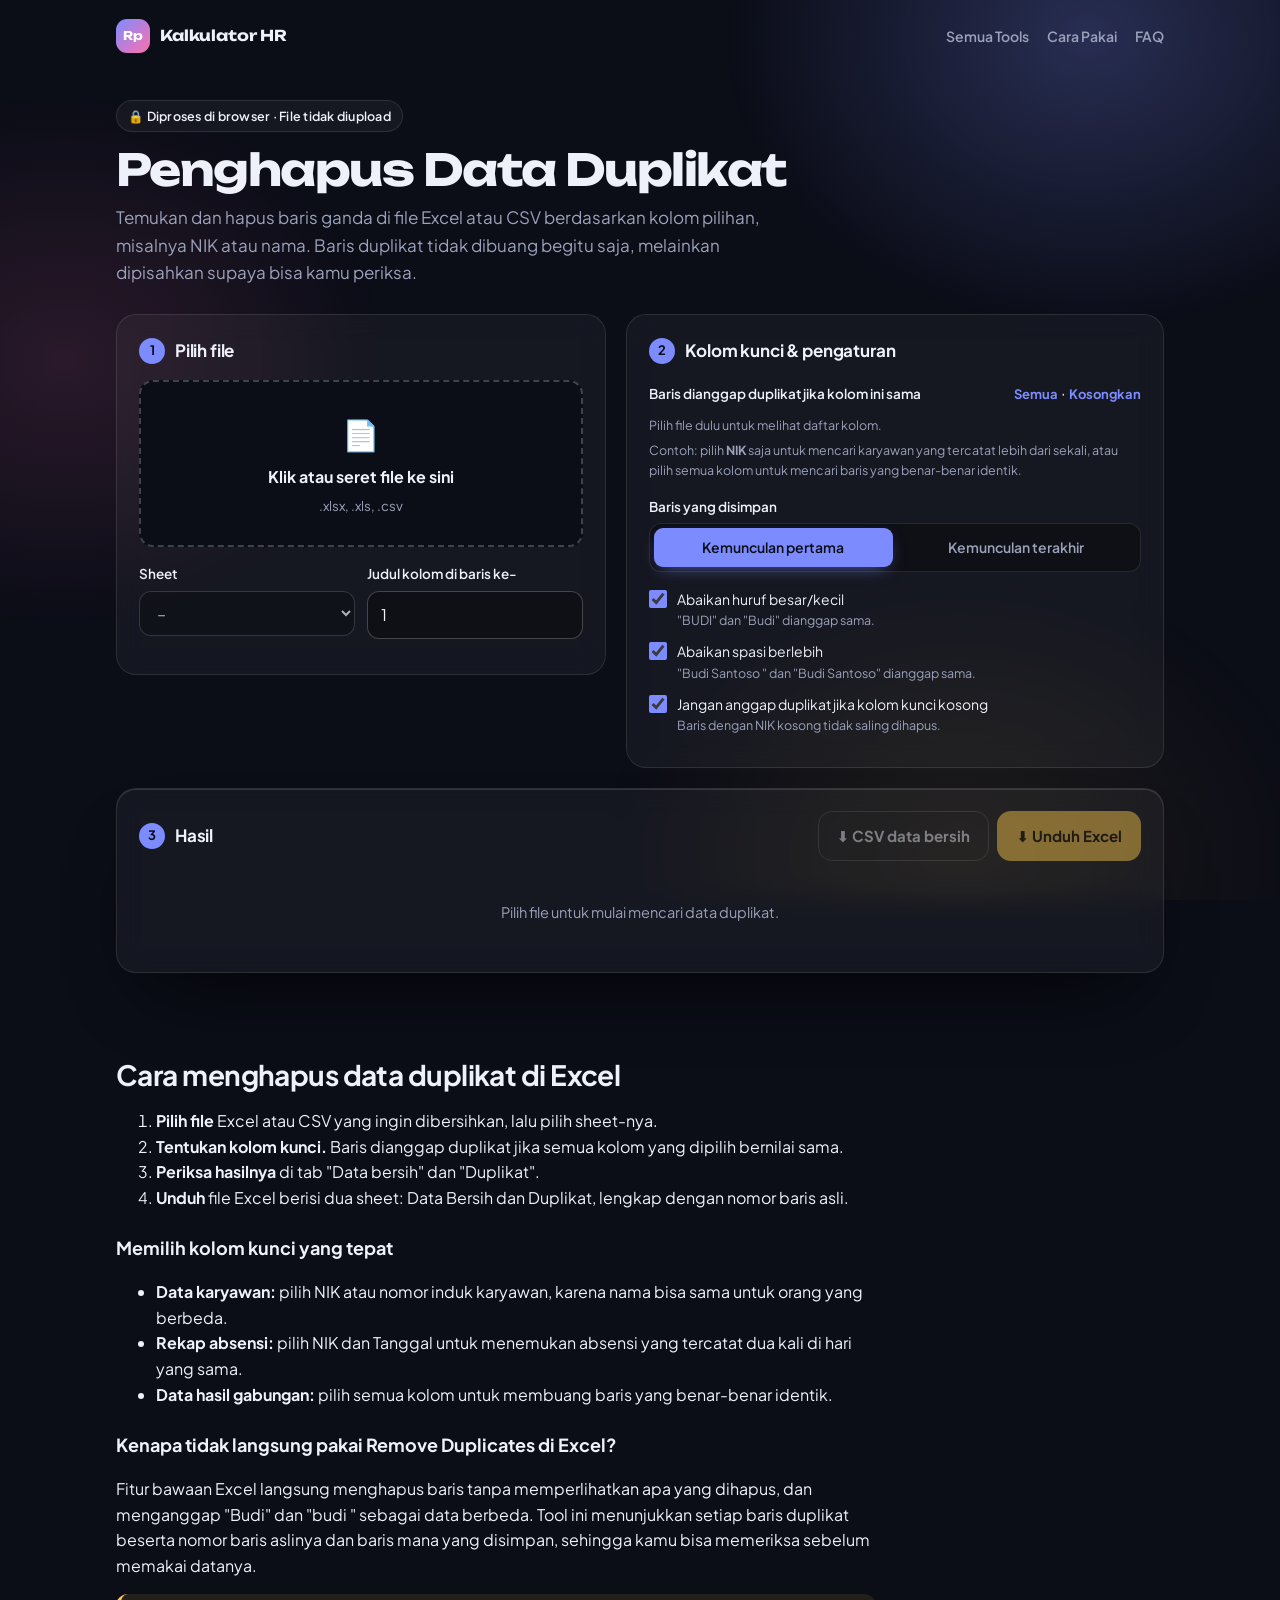
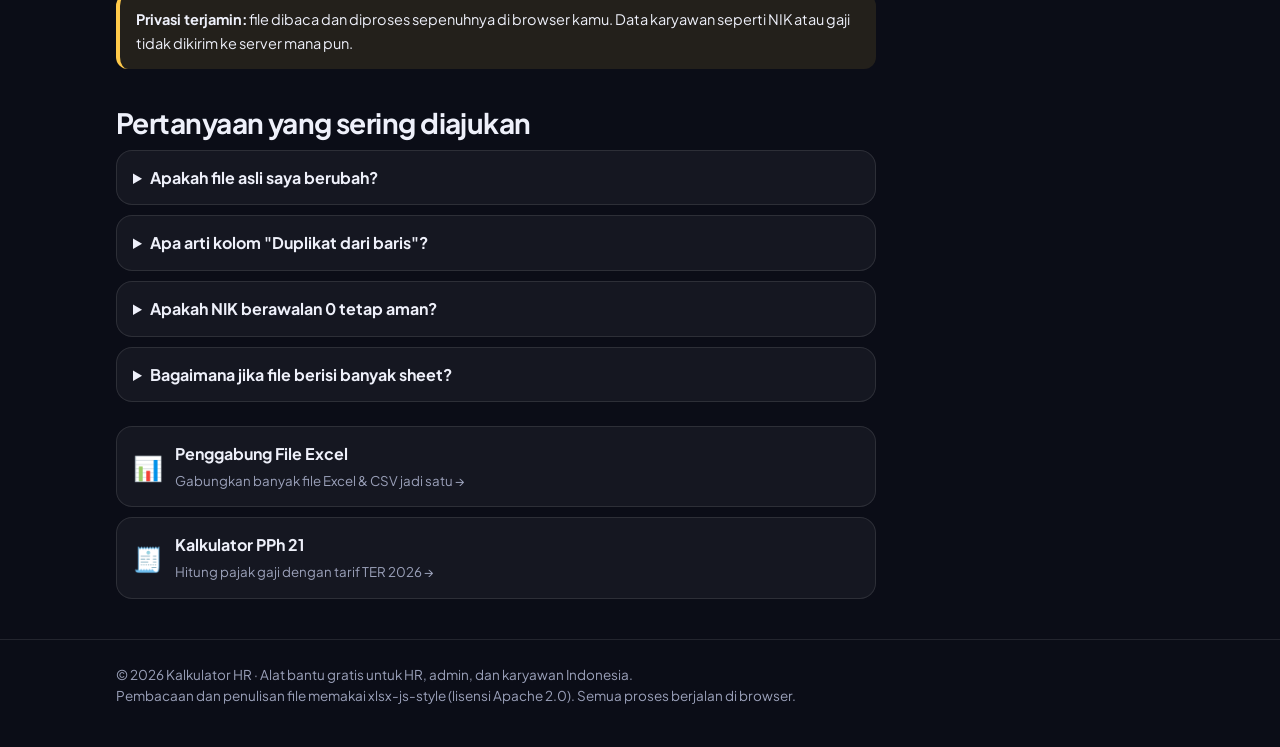
<file: penghapus-duplikat/index.html>
<!doctype html>
<html lang="id">
<head>
<meta charset="utf-8">
<meta name="viewport" content="width=device-width, initial-scale=1">
<title>Hapus Data Duplikat Excel Online Gratis – Bersihkan Baris Ganda</title>
<meta name="description" content="Hapus data duplikat di file Excel atau CSV secara online dan gratis. Pilih kolom kunci seperti NIK atau nama, lihat baris ganda yang ditemukan, lalu unduh data bersih. Diproses di browser tanpa upload.">
<meta name="keywords" content="hapus duplikat excel, menghapus data ganda excel, remove duplicates online, cari data duplikat, bersihkan data excel, duplikat NIK, penghapus duplikat">
<!-- Ganti alamat ini jika nanti pakai domain sendiri -->
<link rel="canonical" href="https://fahrurrozim67-beep.github.io/kalkulator-hr/penghapus-duplikat/">
<meta property="og:type" content="website">
<meta property="og:url" content="https://fahrurrozim67-beep.github.io/kalkulator-hr/penghapus-duplikat/">
<meta property="og:title" content="Penghapus Data Duplikat Excel Online">
<meta property="og:description" content="Temukan dan hapus baris ganda di Excel atau CSV dalam hitungan detik. Data tidak dikirim ke server.">
<meta name="theme-color" content="#0B0D17">
<link rel="preconnect" href="https://fonts.googleapis.com">
<link rel="preconnect" href="https://fonts.gstatic.com" crossorigin>
<link href="https://fonts.googleapis.com/css2?family=Plus+Jakarta+Sans:wght@400;500;600;700;800&display=swap" rel="stylesheet">

<!-- ===== TEMPAT KODE GOOGLE ADSENSE (tempel di sini setelah disetujui) ===== -->

<script type="application/ld+json">
{
  "@context": "https://schema.org",
  "@graph": [
    {
      "@type": "WebApplication",
      "name": "Penghapus Data Duplikat",
      "applicationCategory": "BusinessApplication",
      "operatingSystem": "Web",
      "inLanguage": "id",
      "offers": { "@type": "Offer", "price": "0", "priceCurrency": "IDR" },
      "description": "Tool online untuk menemukan dan menghapus baris duplikat di file Excel dan CSV berdasarkan kolom pilihan, diproses di browser."
    },
    {
      "@type": "FAQPage",
      "mainEntity": [
        { "@type": "Question", "name": "Bagaimana cara menghapus data duplikat di Excel?",
          "acceptedAnswer": { "@type": "Answer", "text": "Unggah file, pilih kolom yang menjadi kunci (misalnya NIK), lalu tool akan menandai baris yang nilainya sama. Unduh data bersih dan daftar duplikatnya dalam satu file Excel." } },
        { "@type": "Question", "name": "Apakah data saya aman?",
          "acceptedAnswer": { "@type": "Answer", "text": "Ya. File diproses sepenuhnya di browser kamu dan tidak dikirim ke server mana pun." } },
        { "@type": "Question", "name": "Baris mana yang disimpan jika ada duplikat?",
          "acceptedAnswer": { "@type": "Answer", "text": "Kamu bisa memilih menyimpan kemunculan pertama atau terakhir. Baris lain yang sama dipindahkan ke sheet Duplikat lengkap dengan nomor baris aslinya." } }
      ]
    }
  ]
}
</script>

<style>
:root{
  --bg:#f5f4ee; --surface:#ffffff; --ink:#15211d; --muted:#5d6a65; --line:#e3e1d7;
  --brand:#0f6e56; --brand-ink:#ffffff; --brand-soft:#e6f2ec; --accent:#e8932c; --accent-soft:#fdf1e2;
  --warn:#b4371f; --warn-soft:#fbe9e4; --radius:16px;
  --shadow:0 1px 2px rgba(20,33,29,.05),0 8px 24px rgba(20,33,29,.06);
}
@media (prefers-color-scheme:dark){
  :root{
    --bg:#0f1513; --surface:#17201d; --ink:#e8efec; --muted:#9aa8a2; --line:#27332f;
    --brand:#3fb68f; --brand-ink:#08130f; --brand-soft:#16302a; --accent:#f0a64a; --accent-soft:#33261a;
    --warn:#ff8a70; --warn-soft:#3a1f19; --shadow:none;
  }
}
*{box-sizing:border-box}
html{-webkit-text-size-adjust:100%}
body{margin:0;background:var(--bg);color:var(--ink);font-family:"Plus Jakarta Sans",system-ui,-apple-system,"Segoe UI",sans-serif;line-height:1.6;font-size:16px}
a{color:var(--brand)}
.wrap{max-width:1080px;margin:0 auto;padding:0 16px}

header.top{border-bottom:1px solid var(--line);background:var(--surface)}
header.top .wrap{display:flex;align-items:center;justify-content:space-between;height:60px}
.logo{display:flex;align-items:center;gap:10px;font-weight:800;text-decoration:none;color:var(--ink);letter-spacing:-.02em}
.logo-mark{width:30px;height:30px;border-radius:9px;background:var(--brand);color:var(--brand-ink);display:grid;place-items:center;font-size:15px}
nav.top a{font-size:14px;font-weight:600;color:var(--muted);text-decoration:none;margin-left:18px}
nav.top a:hover{color:var(--ink)}
@media(max-width:480px){nav.top a{margin-left:12px;font-size:13px}nav.top a[href="#faq"]{display:none}}

.hero{padding:40px 0 24px}
.badge{display:inline-flex;align-items:center;gap:6px;background:var(--brand-soft);color:var(--brand);font-weight:700;font-size:12.5px;padding:5px 11px;border-radius:999px;letter-spacing:.02em}
h1{font-size:clamp(28px,5vw,42px);line-height:1.15;letter-spacing:-.03em;margin:14px 0 10px;font-weight:800}
.lead{color:var(--muted);font-size:17px;max-width:660px;margin:0}

.grid{display:grid;grid-template-columns:1fr;gap:20px;padding-bottom:20px}
@media(min-width:900px){.grid{grid-template-columns:minmax(0,1fr) minmax(0,1.1fr);align-items:start}}
.card{background:var(--surface);border:1px solid var(--line);border-radius:var(--radius);padding:22px;box-shadow:var(--shadow)}
.step{display:flex;align-items:center;gap:10px;margin:0 0 16px;font-size:17px;font-weight:700;letter-spacing:-.01em}
.step span{width:26px;height:26px;border-radius:50%;background:var(--ink);color:var(--surface);display:grid;place-items:center;font-size:13px;flex:none}

.drop{display:block;border:2px dashed var(--line);border-radius:14px;padding:28px 16px;text-align:center;background:var(--bg);cursor:pointer;transition:border-color .15s,background .15s}
.drop:hover,.drop.over{border-color:var(--brand);background:var(--brand-soft)}
.drop b{display:block;font-size:16px;margin:6px 0 2px}
.drop small{color:var(--muted)}
.drop .ico{font-size:30px}
.fileinfo{display:flex;align-items:center;gap:10px;border:1px solid var(--line);border-radius:11px;padding:9px 12px;background:var(--bg);font-size:14px;margin-top:14px}
.fileinfo .fi{width:30px;height:30px;border-radius:8px;background:var(--brand-soft);color:var(--brand);display:grid;place-items:center;font-weight:800;font-size:11px;flex:none}
.fileinfo .fn{flex:1;min-width:0}
.fileinfo .fn b{display:block;white-space:nowrap;overflow:hidden;text-overflow:ellipsis}
.fileinfo .fn small{color:var(--muted)}
.fileinfo button{border:0;background:none;color:var(--muted);cursor:pointer;font:inherit;font-weight:600;font-size:13px}
.fileinfo button:hover{color:var(--warn)}

label.lbl{display:block;font-size:13.5px;font-weight:600;margin:0 0 6px}
.hint{font-size:12.5px;color:var(--muted);margin-top:5px}
.field{margin-bottom:16px}
.field:last-child{margin-bottom:0}
input[type=number],select{width:100%;font:inherit;font-size:16px;color:var(--ink);background:var(--bg);border:1.5px solid var(--line);border-radius:11px;padding:10px 13px;outline:none}
input:focus,select:focus{border-color:var(--brand);background:var(--surface)}
.row2{display:grid;grid-template-columns:1fr 1fr;gap:12px}
@media(max-width:520px){.row2{grid-template-columns:1fr}}
.seg{display:grid;grid-template-columns:1fr 1fr;background:var(--bg);border:1.5px solid var(--line);border-radius:12px;padding:4px;gap:4px}
.seg button{font:inherit;font-size:14px;font-weight:600;border:0;background:transparent;color:var(--muted);padding:8px 6px;border-radius:9px;cursor:pointer}
.seg button[aria-pressed=true]{background:var(--surface);color:var(--ink);box-shadow:0 1px 3px rgba(0,0,0,.12)}
.chk{display:flex;align-items:flex-start;gap:10px;font-size:14px;margin-bottom:10px;cursor:pointer}
.chk input{width:18px;height:18px;margin:2px 0 0;accent-color:var(--brand);flex:none}
.chk small{display:block;color:var(--muted);font-size:12.5px}
.cols-head{display:flex;justify-content:space-between;align-items:baseline;gap:10px}
.cols-head button{border:0;background:none;color:var(--brand);font:inherit;font-size:13px;font-weight:700;cursor:pointer;padding:0}
.cols{display:flex;flex-wrap:wrap;gap:6px;margin-top:4px}
.cols label{display:inline-flex;align-items:center;gap:6px;border:1.5px solid var(--line);background:var(--bg);border-radius:999px;padding:5px 11px;font-size:13.5px;font-weight:600;cursor:pointer;max-width:100%}
.cols label span{white-space:nowrap;overflow:hidden;text-overflow:ellipsis}
.cols label:has(input:checked){border-color:var(--brand);background:var(--brand-soft);color:var(--brand)}
.cols input{accent-color:var(--brand);margin:0}
.disabled{opacity:.5;pointer-events:none}

.btn{font:inherit;font-weight:700;font-size:15px;border-radius:11px;padding:12px 18px;cursor:pointer;border:1.5px solid transparent;display:inline-flex;align-items:center;justify-content:center;gap:8px}
.btn:disabled{opacity:.45;cursor:not-allowed}
.btn-primary{background:var(--brand);color:var(--brand-ink)}
.btn-line{background:var(--surface);border-color:var(--line);color:var(--ink)}

.result{margin-bottom:40px}
.result-head{display:flex;flex-wrap:wrap;gap:12px;align-items:center;justify-content:space-between;margin-bottom:14px}
.dl{display:flex;gap:8px;flex-wrap:wrap}
.kpis{display:grid;grid-template-columns:repeat(3,1fr);gap:10px;margin-bottom:14px}
.kpi{border:1px solid var(--line);border-radius:12px;padding:12px 14px;background:var(--bg)}
.kpi span{display:block;font-size:12.5px;color:var(--muted);font-weight:600}
.kpi b{font-size:22px;letter-spacing:-.02em;font-variant-numeric:tabular-nums}
.kpi.dup b{color:var(--warn)}
.kpi.ok b{color:var(--brand)}
@media(max-width:520px){.kpi b{font-size:18px}}
.tabs{display:flex;gap:6px;margin-bottom:10px}
.tabs button{font:inherit;font-weight:700;font-size:14px;border:1.5px solid var(--line);background:var(--surface);color:var(--ink);border-radius:10px;padding:8px 14px;cursor:pointer}
.tabs button[aria-pressed=true]{background:var(--brand);color:var(--brand-ink);border-color:var(--brand)}
.preview{overflow:auto;max-height:440px;border:1px solid var(--line);border-radius:12px}
.preview table{border-collapse:collapse;font-size:13px;width:max-content;min-width:100%}
.preview th,.preview td{padding:7px 12px;border-bottom:1px solid var(--line);border-right:1px solid var(--line);white-space:nowrap;max-width:280px;overflow:hidden;text-overflow:ellipsis;text-align:left}
.preview th{position:sticky;top:0;background:#1f4e78;color:#fff;font-weight:700;z-index:1}
.preview th.key{background:#e8932c;color:#1f1405}
.preview td.muted{color:var(--muted)}
.preview td.key{font-weight:700}
.preview tr:nth-child(even) td{background:var(--bg)}
.empty{color:var(--muted);font-size:14.5px;text-align:center;padding:26px 10px;margin:0}
.more{margin-top:10px;font-size:13px;color:var(--muted)}

.donate{background:var(--accent-soft);border:1px solid var(--line);border-radius:var(--radius);padding:16px;font-size:14px;margin-bottom:20px}
.donate a{font-weight:700}

article{padding:8px 0 40px}
article h2{font-size:clamp(22px,3.5vw,28px);letter-spacing:-.02em;margin:36px 0 10px;line-height:1.25}
article h3{font-size:18px;margin:24px 0 8px}
.prose{max-width:760px}
.note{background:var(--accent-soft);border-radius:12px;padding:14px 16px;font-size:14.5px;margin:16px 0}
details{background:var(--surface);border:1px solid var(--line);border-radius:12px;padding:14px 16px;margin-bottom:10px}
summary{font-weight:700;cursor:pointer}
details p{margin:10px 0 0}
.related-wrap{display:grid;gap:10px;margin-top:24px}
.related{display:flex;gap:12px;align-items:center;background:var(--surface);border:1px solid var(--line);border-radius:12px;padding:14px 16px;text-decoration:none;color:var(--ink)}
.related:hover{border-color:var(--brand)}
.related b{display:block}
.related small{color:var(--muted)}

footer{border-top:1px solid var(--line);padding:24px 0 40px;color:var(--muted);font-size:13.5px}
.toast{position:fixed;left:50%;bottom:24px;transform:translateX(-50%) translateY(20px);background:var(--ink);color:var(--surface);padding:10px 16px;border-radius:10px;font-size:14px;font-weight:600;opacity:0;transition:.25s;pointer-events:none;z-index:9}
.toast.show{opacity:1;transform:translateX(-50%) translateY(0)}
</style>
<link href="https://fonts.googleapis.com/css2?family=Unbounded:wght@600;700&family=JetBrains+Mono:wght@500;700&display=swap" rel="stylesheet">
<link rel="stylesheet" href="../assets/theme.css">
  <script data-goatcounter="https://kalkulator-hr.goatcounter.com/count" async src="../assets/count.js"></script>
</head>
<body>

<header class="top">
  <div class="wrap">
    <a class="logo" href="../"><span class="logo-mark">Rp</span>Kalkulator HR</a>
    <nav class="top"><a href="../">Semua Tools</a><a href="#cara-pakai">Cara Pakai</a><a href="#faq">FAQ</a></nav>
  </div>
</header>

<main class="wrap">
  <section class="hero">
    <span class="badge">🔒 Diproses di browser · File tidak diupload</span>
    <h1>Penghapus Data Duplikat</h1>
    <p class="lead">Temukan dan hapus baris ganda di file Excel atau CSV berdasarkan kolom pilihan, misalnya NIK atau nama. Baris duplikat tidak dibuang begitu saja, melainkan dipisahkan supaya bisa kamu periksa.</p>
  </section>

  <div class="grid">
    <section class="card">
      <h2 class="step"><span>1</span>Pilih file</h2>
      <label class="drop" id="drop">
        <input type="file" id="fileInput" accept=".xlsx,.xlsm,.xls,.csv" hidden>
        <div class="ico">📄</div>
        <b>Klik atau seret file ke sini</b>
        <small>.xlsx, .xls, .csv</small>
      </label>
      <div id="fileinfo"></div>
      <div class="row2" style="margin-top:16px">
        <div class="field">
          <label class="lbl" for="sheet">Sheet</label>
          <select id="sheet" disabled><option>–</option></select>
        </div>
        <div class="field">
          <label class="lbl" for="hdrRow">Judul kolom di baris ke-</label>
          <input type="number" id="hdrRow" min="1" max="50" value="1" inputmode="numeric">
        </div>
      </div>
    </section>

    <section class="card" id="cardOpt">
      <h2 class="step"><span>2</span>Kolom kunci & pengaturan</h2>
      <div class="field">
        <div class="cols-head">
          <label class="lbl" style="margin:0">Baris dianggap duplikat jika kolom ini sama</label>
          <span><button type="button" id="selAll">Semua</button> · <button type="button" id="selNone">Kosongkan</button></span>
        </div>
        <div class="cols" id="cols"><span class="hint">Pilih file dulu untuk melihat daftar kolom.</span></div>
        <div class="hint">Contoh: pilih <b>NIK</b> saja untuk mencari karyawan yang tercatat lebih dari sekali, atau pilih semua kolom untuk mencari baris yang benar-benar identik.</div>
      </div>
      <div class="field">
        <label class="lbl">Baris yang disimpan</label>
        <div class="seg" id="segKeep">
          <button type="button" data-v="first" aria-pressed="true">Kemunculan pertama</button>
          <button type="button" data-v="last" aria-pressed="false">Kemunculan terakhir</button>
        </div>
      </div>
      <label class="chk"><input type="checkbox" id="ignoreCase" checked><span>Abaikan huruf besar/kecil<small>"BUDI" dan "Budi" dianggap sama.</small></span></label>
      <label class="chk"><input type="checkbox" id="trimSpace" checked><span>Abaikan spasi berlebih<small>"Budi  Santoso " dan "Budi Santoso" dianggap sama.</small></span></label>
      <label class="chk"><input type="checkbox" id="skipBlank" checked><span>Jangan anggap duplikat jika kolom kunci kosong<small>Baris dengan NIK kosong tidak saling dihapus.</small></span></label>
    </section>
  </div>

  <section class="card result" aria-live="polite">
    <div class="result-head">
      <h2 class="step" style="margin:0"><span>3</span>Hasil</h2>
      <div class="dl">
        <button type="button" class="btn btn-line" id="dlCsv" disabled>⬇ CSV data bersih</button>
        <button type="button" class="btn btn-primary" id="dlXlsx" disabled>⬇ Unduh Excel</button>
      </div>
    </div>
    <div id="out"><p class="empty">Pilih file untuk mulai mencari data duplikat.</p></div>
  </section>

  <!-- Kotak donasi disembunyikan: hapus atribut "hidden" setelah link Saweria/Trakteer siap -->
  <div class="donate" hidden>
    ☕ Tool ini menghemat waktumu? Dukung pengembangannya lewat <!-- GANTI link di bawah dengan link Saweria/Trakteer kamu --><a href="#" target="_blank" rel="noopener">traktir kopi</a> agar tetap gratis.
  </div>

  <!-- ===== SLOT IKLAN TENGAH (AdSense) ===== -->

  <article class="prose">
    <h2 id="cara-pakai">Cara menghapus data duplikat di Excel</h2>
    <ol>
      <li><strong>Pilih file</strong> Excel atau CSV yang ingin dibersihkan, lalu pilih sheet-nya.</li>
      <li><strong>Tentukan kolom kunci.</strong> Baris dianggap duplikat jika semua kolom yang dipilih bernilai sama.</li>
      <li><strong>Periksa hasilnya</strong> di tab "Data bersih" dan "Duplikat".</li>
      <li><strong>Unduh</strong> file Excel berisi dua sheet: Data Bersih dan Duplikat, lengkap dengan nomor baris asli.</li>
    </ol>

    <h3>Memilih kolom kunci yang tepat</h3>
    <ul>
      <li><strong>Data karyawan:</strong> pilih NIK atau nomor induk karyawan, karena nama bisa sama untuk orang yang berbeda.</li>
      <li><strong>Rekap absensi:</strong> pilih NIK dan Tanggal untuk menemukan absensi yang tercatat dua kali di hari yang sama.</li>
      <li><strong>Data hasil gabungan:</strong> pilih semua kolom untuk membuang baris yang benar-benar identik.</li>
    </ul>

    <h3>Kenapa tidak langsung pakai Remove Duplicates di Excel?</h3>
    <p>Fitur bawaan Excel langsung menghapus baris tanpa memperlihatkan apa yang dihapus, dan menganggap "Budi" dan "budi " sebagai data berbeda. Tool ini menunjukkan setiap baris duplikat beserta nomor baris aslinya dan baris mana yang disimpan, sehingga kamu bisa memeriksa sebelum memakai datanya.</p>

    <div class="note"><strong>Privasi terjamin:</strong> file dibaca dan diproses sepenuhnya di browser kamu. Data karyawan seperti NIK atau gaji tidak dikirim ke server mana pun.</div>

    <h2 id="faq">Pertanyaan yang sering diajukan</h2>
    <details><summary>Apakah file asli saya berubah?</summary><p>Tidak. File asli tidak diubah sama sekali. Hasil pembersihan diunduh sebagai file baru.</p></details>
    <details><summary>Apa arti kolom "Duplikat dari baris"?</summary><p>Kolom itu menunjukkan nomor baris di file asli yang disimpan sebagai data utama. Dengan begitu kamu bisa membandingkan baris duplikat dengan baris yang dipertahankan.</p></details>
    <details><summary>Apakah NIK berawalan 0 tetap aman?</summary><p>Ya. Isi file CSV dibaca sebagai teks apa adanya, sehingga angka nol di depan tidak hilang.</p></details>
    <details><summary>Bagaimana jika file berisi banyak sheet?</summary><p>Pilih sheet yang ingin dibersihkan di menu Sheet. Untuk membersihkan data dari banyak sheet atau banyak file sekaligus, gabungkan dulu dengan Penggabung File Excel.</p></details>

    <div class="related-wrap">
      <a class="related" href="../penggabung-excel/"><span style="font-size:24px">📊</span><span><b>Penggabung File Excel</b><small>Gabungkan banyak file Excel & CSV jadi satu →</small></span></a>
      <a class="related" href="../kalkulator-pph21/"><span style="font-size:24px">🧾</span><span><b>Kalkulator PPh 21</b><small>Hitung pajak gaji dengan tarif TER 2026 →</small></span></a>
    </div>
  </article>
</main>

<footer>
  <div class="wrap">
    © <span id="yr"></span> Kalkulator HR · Alat bantu gratis untuk HR, admin, dan karyawan Indonesia.<br>
    Pembacaan dan penulisan file memakai xlsx-js-style (lisensi Apache 2.0). Semua proses berjalan di browser.
  </div>
</footer>

<div class="toast" id="toast"></div>

<script src="../assets/vendor/xlsx-js-style/xlsx.bundle.js"></script>
<script>
// ===LOGIC-START===
const isBlank = v => v === null || v === undefined || (typeof v === 'string' && v.trim() === '');
const pad = n => String(n).padStart(2, '0');
const fmtCell = v => v instanceof Date ? `${pad(v.getDate())}/${pad(v.getMonth() + 1)}/${v.getFullYear()}` : v === null || v === undefined ? '' : String(v);

function bacaSheet(aoa, headerRow){
  const hdr = aoa[headerRow - 1] || [];
  const data = [];
  for (let i = headerRow; i < aoa.length; i++){
    const r = aoa[i];
    if (r && !r.every(isBlank)) data.push({ row:r, excelRow:i + 1 });
  }
  const width = Math.max(hdr.length, ...data.map(d => d.row.length), 0);
  const seen = {}, headers = [];
  for (let i = 0; i < width; i++){
    let h = isBlank(hdr[i]) ? `Kolom ${i + 1}` : String(hdr[i]).trim();
    const k = h.toLowerCase();
    if (seen[k]){ seen[k]++; h = `${h} (${seen[k]})`; } else seen[k] = 1;
    headers.push(h);
  }
  data.forEach(d => { const o = new Array(width); for (let i = 0; i < width; i++) o[i] = isBlank(d.row[i]) ? null : d.row[i]; d.row = o; });
  return { headers, data };
}

function cariDuplikat(data, keys, opt){
  // data: [{row, excelRow}], keys: indeks kolom kunci
  const norm = v => {
    let s = fmtCell(v);
    if (opt.trimSpace) s = s.trim().replace(/\s+/g, ' ');
    if (opt.ignoreCase) s = s.toLowerCase();
    return s;
  };
  const order = opt.keep === 'last' ? data.map((_, i) => data.length - 1 - i) : data.map((_, i) => i);
  const kept = new Map(), isDup = new Array(data.length).fill(false), dupOf = new Array(data.length).fill(null);
  for (const i of order){
    const parts = keys.map(k => norm(data[i].row[k]));
    if (opt.skipBlank && parts.every(p => p === '')) continue;
    const key = JSON.stringify(parts);
    if (kept.has(key)){ isDup[i] = true; dupOf[i] = data[kept.get(key)].excelRow; }
    else kept.set(key, i);
  }
  const bersih = [], duplikat = [];
  data.forEach((d, i) => { if (isDup[i]) duplikat.push({ ...d, dupOf:dupOf[i] }); else bersih.push(d); });
  const grup = new Set(duplikat.map(d => d.dupOf)).size;
  return { bersih, duplikat, grup };
}
// ===LOGIC-END===

const $ = s => document.querySelector(s);
const st = { name:null, size:0, wb:null, keep:'first', tab:'dup', parsed:null, keys:null, res:null };
function toast(t){ const el = $('#toast'); el.textContent = t; el.classList.add('show'); setTimeout(() => el.classList.remove('show'), 2000); }
const fmtSize = b => b > 1048576 ? (b / 1048576).toFixed(1) + ' MB' : Math.max(1, Math.round(b / 1024)) + ' KB';
const esc = s => s.replace(/&/g, '&amp;').replace(/</g, '&lt;').replace(/"/g, '&quot;');

async function loadFile(f){
  try {
    const buf = await f.arrayBuffer();
    st.wb = /\.csv$/i.test(f.name)
      ? XLSX.read(new TextDecoder('utf-8').decode(buf), { type:'string', raw:true })
      : XLSX.read(buf, { type:'array', cellDates:true });
    st.name = f.name; st.size = f.size; st.keys = null;
    $('#sheet').innerHTML = st.wb.SheetNames.map(n => `<option>${esc(n)}</option>`).join('');
    $('#sheet').disabled = st.wb.SheetNames.length < 2;
    parse();
  } catch (e){ toast('File tidak bisa dibaca'); }
}

function parse(){
  if (!st.wb) return;
  const ws = st.wb.Sheets[$('#sheet').value || st.wb.SheetNames[0]];
  const aoa = XLSX.utils.sheet_to_json(ws, { header:1, range:0, defval:null, raw:true, blankrows:true });
  st.parsed = bacaSheet(aoa, Math.max(1, parseInt($('#hdrRow').value, 10) || 1));
  if (!st.keys || st.keys.some(k => k >= st.parsed.headers.length)) st.keys = st.parsed.headers.map((_, i) => i);
  $('#fileinfo').innerHTML = `<div class="fileinfo"><span class="fi">${(st.name.split('.').pop() || '').toUpperCase().slice(0, 4)}</span><span class="fn"><b title="${esc(st.name)}">${esc(st.name)}</b><small>${fmtSize(st.size)} · ${st.wb.SheetNames.length} sheet · ${st.parsed.data.length.toLocaleString('id-ID')} baris data</small></span><button type="button" id="rmFile">Ganti</button></div>`;
  $('#rmFile').onclick = () => $('#fileInput').click();
  $('#cols').innerHTML = st.parsed.headers.map((h, i) => `<label><input type="checkbox" value="${i}" ${st.keys.includes(i) ? 'checked' : ''}><span title="${esc(h)}">${esc(h)}</span></label>`).join('');
  run();
}

function run(){
  if (!st.parsed) return;
  st.keys = [...document.querySelectorAll('#cols input:checked')].map(c => +c.value);
  if (!st.keys.length){
    st.res = null;
    $('#out').innerHTML = '<p class="empty">Pilih minimal satu kolom kunci.</p>';
    $('#dlXlsx').disabled = $('#dlCsv').disabled = true; return;
  }
  st.res = cariDuplikat(st.parsed.data, st.keys, { keep:st.keep, ignoreCase:$('#ignoreCase').checked, trimSpace:$('#trimSpace').checked, skipBlank:$('#skipBlank').checked });
  const r = st.res, total = st.parsed.data.length;
  if (!r.duplikat.length && st.tab === 'dup') st.tab = 'clean';
  const rows = st.tab === 'dup' ? r.duplikat : r.bersih;
  const view = rows.slice(0, 100);
  const H = st.parsed.headers;
  $('#out').innerHTML = `
    <div class="kpis">
      <div class="kpi"><span>Total baris</span><b>${total.toLocaleString('id-ID')}</b></div>
      <div class="kpi ok"><span>Data bersih</span><b>${r.bersih.length.toLocaleString('id-ID')}</b></div>
      <div class="kpi dup"><span>Duplikat</span><b>${r.duplikat.length.toLocaleString('id-ID')}</b></div>
    </div>
    ${r.duplikat.length ? `<div class="tabs" id="tabs"><button type="button" data-t="dup" aria-pressed="${st.tab === 'dup'}">Duplikat (${r.duplikat.length.toLocaleString('id-ID')})</button><button type="button" data-t="clean" aria-pressed="${st.tab === 'clean'}">Data bersih</button></div>`
      : `<p class="empty" style="padding:6px 0 14px">✅ Tidak ditemukan data duplikat berdasarkan kolom yang dipilih.</p>`}
    <div class="preview"><table><thead><tr><th>Baris asli</th>${st.tab === 'dup' ? '<th>Duplikat dari baris</th>' : ''}${H.map((h, i) => `<th class="${st.keys.includes(i) ? 'key' : ''}" title="${esc(h)}">${esc(h)}</th>`).join('')}</tr></thead>
    <tbody>${view.map(d => `<tr><td class="muted">${d.excelRow}</td>${st.tab === 'dup' ? `<td class="muted">${d.dupOf}</td>` : ''}${d.row.map((v, i) => `<td class="${st.keys.includes(i) ? 'key' : ''}" title="${esc(fmtCell(v))}">${esc(fmtCell(v))}</td>`).join('')}</tr>`).join('')}</tbody></table></div>
    ${rows.length > 100 ? `<div class="more">Menampilkan 100 dari ${rows.length.toLocaleString('id-ID')} baris. Semua baris ada di file unduhan.</div>` : ''}`;
  const tabs = $('#tabs');
  if (tabs) tabs.onclick = e => { const b = e.target.closest('button'); if (b){ st.tab = b.dataset.t; run(); } };
  $('#dlXlsx').disabled = $('#dlCsv').disabled = false;
}

function buatSheet(header, rows){
  const ws = XLSX.utils.aoa_to_sheet([header].concat(rows), { cellDates:false, dateNF:'dd/mm/yyyy' });
  const range = XLSX.utils.decode_range(ws['!ref']);
  const b = { style:'thin', color:{ rgb:'A6A6A6' } }, borders = { top:b, bottom:b, left:b, right:b };
  const withBorders = (range.e.r + 1) * (range.e.c + 1) <= 300000;
  for (let c = 0; c <= range.e.c; c++){
    const ref = XLSX.utils.encode_cell({ r:0, c });
    if (ws[ref]) ws[ref].s = { fill:{ patternType:'solid', fgColor:{ rgb:'1F4E78' } }, font:{ bold:true, color:{ rgb:'FFFFFF' } }, alignment:{ vertical:'center', wrapText:true }, border:borders };
    if (withBorders) for (let r = 1; r <= range.e.r; r++){
      const rr = XLSX.utils.encode_cell({ r, c });
      if (!ws[rr]) ws[rr] = { t:'z' };
      ws[rr].s = { border:borders };
    }
  }
  ws['!cols'] = header.map((h, c) => {
    let w = String(h).length;
    for (let r = 0; r < Math.min(rows.length, 300); r++) w = Math.max(w, fmtCell(rows[r][c]).length);
    return { wch:Math.min(Math.max(w + 2, 8), 50) };
  });
  ws['!autofilter'] = { ref:XLSX.utils.encode_range({ s:{ r:0, c:0 }, e:{ r:range.e.r, c:range.e.c } }) };
  return ws;
}
const baseName = () => (st.name || 'data').replace(/\.[^.]+$/, '');

$('#dlXlsx').addEventListener('click', () => {
  if (!st.res) return;
  const H = st.parsed.headers, wb = XLSX.utils.book_new();
  XLSX.utils.book_append_sheet(wb, buatSheet(H, st.res.bersih.map(d => d.row)), 'Data Bersih');
  XLSX.utils.book_append_sheet(wb, buatSheet(['Baris Asli', 'Duplikat dari baris'].concat(H), st.res.duplikat.map(d => [d.excelRow, d.dupOf].concat(d.row))), 'Duplikat');
  XLSX.writeFile(wb, `${baseName()}_tanpa_duplikat.xlsx`, { compression:true });
  toast('File Excel diunduh');
});
$('#dlCsv').addEventListener('click', () => {
  if (!st.res) return;
  const ws = XLSX.utils.aoa_to_sheet([st.parsed.headers].concat(st.res.bersih.map(d => d.row.map(v => v instanceof Date ? fmtCell(v) : v))));
  const a = document.createElement('a');
  a.href = URL.createObjectURL(new Blob(['﻿' + XLSX.utils.sheet_to_csv(ws)], { type:'text/csv;charset=utf-8' }));
  a.download = `${baseName()}_tanpa_duplikat.csv`; a.click(); setTimeout(() => URL.revokeObjectURL(a.href), 1000);
  toast('File CSV diunduh');
});

const drop = $('#drop');
$('#fileInput').addEventListener('change', e => { if (e.target.files[0]) loadFile(e.target.files[0]); e.target.value = ''; });
['dragenter', 'dragover'].forEach(ev => drop.addEventListener(ev, e => { e.preventDefault(); drop.classList.add('over'); }));
['dragleave', 'drop'].forEach(ev => drop.addEventListener(ev, e => { e.preventDefault(); drop.classList.remove('over'); }));
drop.addEventListener('drop', e => { const f = [...e.dataTransfer.files].find(f => /\.(xlsx|xlsm|xls|csv)$/i.test(f.name)); if (f) loadFile(f); });
$('#sheet').addEventListener('change', () => { st.keys = null; parse(); });
$('#hdrRow').addEventListener('input', () => { st.keys = null; parse(); });
$('#cols').addEventListener('change', () => { st.tab = 'dup'; run(); });
$('#selAll').addEventListener('click', () => { document.querySelectorAll('#cols input').forEach(c => c.checked = true); run(); });
$('#selNone').addEventListener('click', () => { document.querySelectorAll('#cols input').forEach(c => c.checked = false); run(); });
$('#segKeep').addEventListener('click', e => {
  const b = e.target.closest('button'); if (!b) return;
  $('#segKeep').querySelectorAll('button').forEach(x => x.setAttribute('aria-pressed', x === b));
  st.keep = b.dataset.v; run();
});
['#ignoreCase', '#trimSpace', '#skipBlank'].forEach(s => $(s).addEventListener('input', run));
$('#yr').textContent = new Date().getFullYear();
</script>
</body>
</html>
</file>
<file: assets/theme.css>
/* Tema bersama Kalkulator HR — dimuat setelah gaya bawaan tiap halaman.
   Gaya: gelap modern, kartu kaca, aksen biru-pink-emas (emas = uang yang masuk rekening).
   Selektor html:root sengaja lebih kuat dari :root di tiap halaman, jadi tema ini menang
   baik di mode terang maupun gelap perangkat. */
html:root{
  color-scheme:dark;
  --bg:#0B0D17; --surface:#141828; --ink:#EEF0FA; --muted:#9BA1BA; --line:rgba(255,255,255,.10);
  --brand:#7C8CFF; --brand-ink:#0B0D17; --brand-soft:rgba(124,140,255,.14);
  --accent:#FFC94A; --accent-soft:rgba(255,201,74,.10); --warn:#FF8A8A; --warn-soft:rgba(255,138,138,.12);
  --pink:#FF6FAE; --mint:#5BE3C4; --gold:#FFC94A; --line-hi:rgba(255,255,255,.22);
  --glass:rgba(255,255,255,.045); --glass-hi:rgba(255,255,255,.08);
  --radius:20px; --shadow:none;
  --display:"Unbounded","Plus Jakarta Sans",system-ui,sans-serif;
  --mono:"JetBrains Mono",ui-monospace,"Cascadia Mono",monospace;
}
body{background:var(--bg);color:var(--ink);position:relative;overflow-x:hidden}
body::before{content:"";position:fixed;inset:0;z-index:-1;pointer-events:none;
  background:
    radial-gradient(520px 420px at 85% 4%,rgba(124,140,255,.26),transparent 70%),
    radial-gradient(460px 380px at 5% 40%,rgba(255,111,174,.13),transparent 70%),
    radial-gradient(520px 420px at 75% 95%,rgba(255,201,74,.08),transparent 70%)}
:focus-visible{outline:2px solid var(--gold);outline-offset:3px}

/* Kepala halaman */
header.top{background:transparent;border-bottom:0}
header.top .wrap{height:72px}
.logo{font-family:var(--display);font-weight:700;font-size:15px;letter-spacing:-.01em}
.logo-mark{width:34px;height:34px;border-radius:11px;background:linear-gradient(135deg,var(--brand),var(--pink));color:#fff;font-size:12px;font-weight:700}
nav.top a{color:var(--muted)}
nav.top a:hover{color:var(--ink)}
.hero{padding:28px 0 28px}
.hero h1{font-family:var(--display);font-weight:700;font-size:clamp(26px,4.6vw,44px);letter-spacing:-.035em;line-height:1.1;max-width:20ch;text-wrap:balance}
.badge{border-radius:999px;font-weight:600;background:var(--glass);color:var(--ink);border:1px solid var(--line)}

/* Kartu kaca */
.card{background:var(--glass);border:1px solid var(--line);border-radius:var(--radius);
  -webkit-backdrop-filter:blur(14px);backdrop-filter:blur(14px)}
.step{font-weight:700}
.step span{background:var(--brand);color:var(--brand-ink)}

/* Isian */
input[type=text],input[type=number],input[type=date],select,textarea{background:rgba(0,0,0,.28);border-color:var(--line-hi);color:var(--ink);border-radius:12px}
input:focus,select:focus,textarea:focus{border-color:var(--gold);background:rgba(0,0,0,.36);box-shadow:0 0 0 3px rgba(255,201,74,.16)}
select option{background:var(--surface);color:var(--ink)}
.seg{background:rgba(0,0,0,.28);border-color:var(--line)}
.seg button[aria-pressed=true]{background:var(--brand);color:var(--brand-ink);box-shadow:0 6px 18px -8px rgba(124,140,255,.8)}
.ot{background:rgba(0,0,0,.18);border-color:var(--line)}
.ot select,.ot input{background:rgba(0,0,0,.28)}
.btn{border-radius:14px}
.btn-primary{background:var(--gold);color:#1B1405}
.btn-line{background:var(--glass);border-color:var(--line-hi);color:var(--ink)}
.btn-ghost{border-color:var(--line-hi)}
.btn-ghost:hover{border-color:var(--gold);color:var(--gold)}

/* Panel hasil: kartu kaca dengan angka emas */
.card.result{position:relative;color:var(--ink);border:1px solid var(--line-hi);border-radius:24px;
  background:linear-gradient(160deg,rgba(124,140,255,.16),rgba(255,111,174,.06) 55%,rgba(255,255,255,.03));
  box-shadow:0 40px 80px -40px rgba(0,0,0,.8),inset 0 1px 0 rgba(255,255,255,.12)}
.card.result .k{color:var(--muted);opacity:1}
.card.result .total{font-family:var(--mono);font-weight:700;letter-spacing:-.03em;color:var(--gold);overflow-wrap:anywhere}
.card.result .stat{background:rgba(0,0,0,.22);border:1px solid var(--line)}
.card.result .stat b,
.card.result .ln span:last-child,
.card.result .bd-row span:not(:first-child),
.card.result .bd-line span:last-child,
.card.result .bd-title span:last-child,
.card.result .desc b,
.card.result .basis{font-family:var(--mono)}
.card.result .bd,.card.result .breakdown{border-top:1px dashed var(--line-hi)}
.card.result .ln,.card.result .bd-row{border-bottom:1px solid var(--line)}
.card.result .ln.sum,.card.result .bd-row.sum{border-bottom:0}
.card.result .ln.minus span:last-child{color:var(--warn)}
.card.result .ter-tag{background:rgba(255,111,174,.16);color:var(--pink)}
.card.result .desc{background:var(--accent-soft);border:1px solid rgba(255,201,74,.25)}
.card.result .btn-line{background:transparent;border-color:var(--line-hi);color:var(--ink)}
.card.result .btn-primary{background:var(--gold);color:#1B1405}
.card.result .empty{color:var(--muted);opacity:1}

/* Kotak hasil di tool Excel: kartu kaca biasa */
.card.result:has(.preview),.card.result:has(#out){background:var(--glass);border-color:var(--line);border-radius:var(--radius)}

/* Tabel pratinjau Excel */
.preview th{background:#1E2440;color:var(--ink)}
.preview th.key{background:var(--gold);color:#1B1405}

/* Artikel */
article th{background:rgba(124,140,255,.18);color:var(--ink)}
.table-wrap{background:var(--glass);border-color:var(--line)}
td.x{color:var(--gold)}
.formula{background:var(--glass);border-color:var(--line);border-left-color:var(--brand);font-family:var(--mono);font-weight:500}
.note{background:var(--accent-soft);color:var(--ink);border-left:4px solid var(--accent)}
details{background:var(--glass);border-color:var(--line);border-radius:16px}
.related{background:var(--glass);border-color:var(--line);border-radius:16px}
.related:hover{border-color:var(--line-hi);background:var(--glass-hi)}
.donate{background:var(--accent-soft);border-color:rgba(255,201,74,.3)}
.donate a{color:var(--gold)}
.toast{background:var(--gold);color:#1B1405}
footer{border-top:1px solid var(--line)}
.drop{border-color:var(--line-hi)}

@media print{
  html:root{color-scheme:light;--ink:#000;--muted:#444;--line:#bbb;--bg:#fff}
  body::before{content:none}
  .card,.card.result{background:#fff!important;color:#000!important;box-shadow:none;-webkit-backdrop-filter:none;backdrop-filter:none}
  .card.result .total{color:#000}
}
</file>
